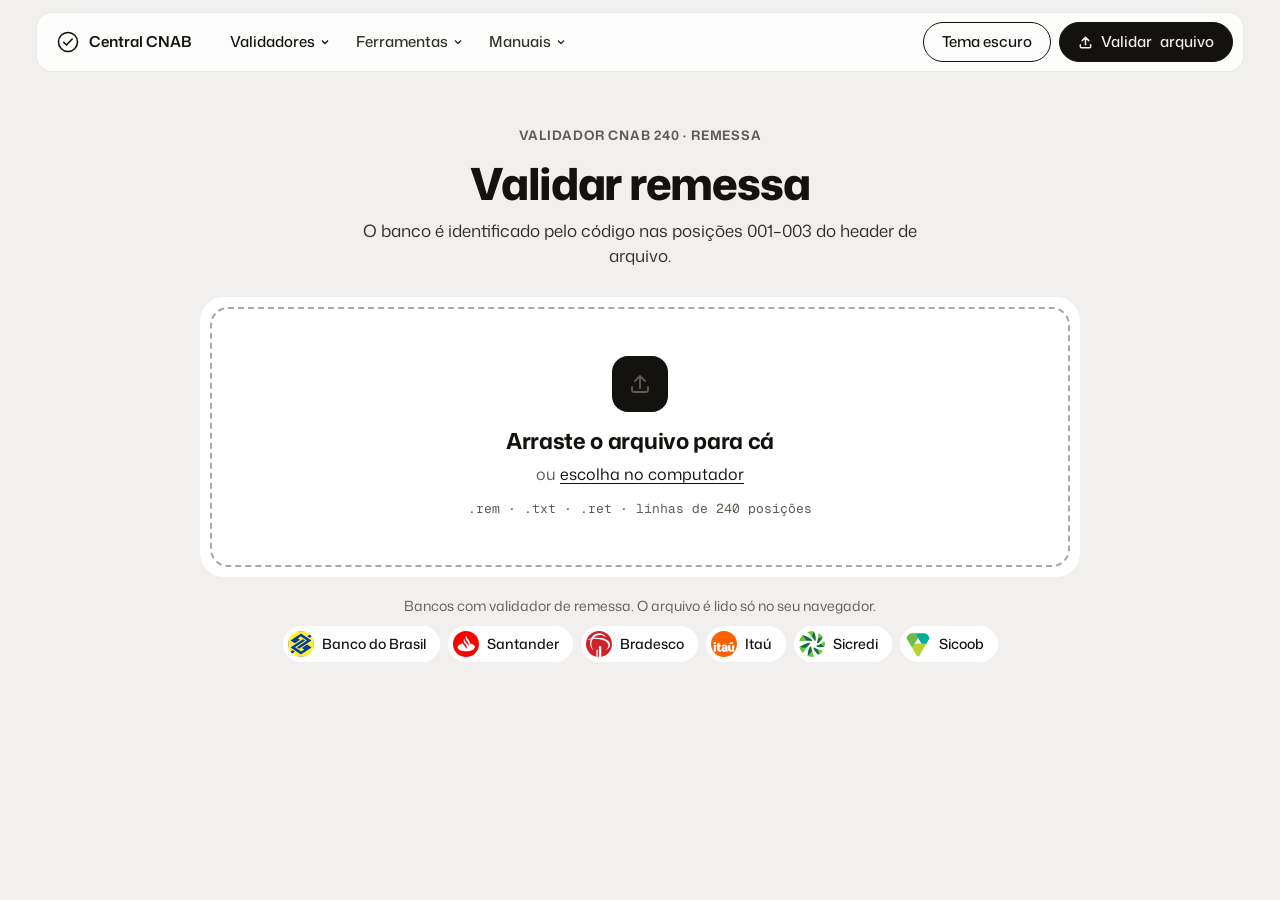
<file: index.html>
<!DOCTYPE html>
<html lang="pt-BR">
<head>
<meta charset="UTF-8">
<meta name="viewport" content="width=device-width, initial-scale=1.0">
<title>Central CNAB240</title>
<meta name="description" content="Validador de remessa CNAB240 (o banco é reconhecido pelo arquivo), Analisador de retorno e Preenchedor de remessa .srb. Os arquivos são lidos só no navegador.">
<link rel="preconnect" href="https://fonts.googleapis.com">
<link rel="preconnect" href="https://fonts.gstatic.com" crossorigin>
<link href="https://fonts.googleapis.com/css2?family=Geist+Mono:wght@400;500;600&family=Mona+Sans:wght@300..800&display=swap" rel="stylesheet">
<link rel="icon" href="assets/favicon.svg">
<script>if (window.self !== window.top) { try { window.top.location.replace(location.href); } catch (e) {} }</script>
<script src="assets/tema.js?v=2026-11-17"></script>
<link rel="stylesheet" href="assets/ui.css">
<style>
  /* Casca da central: cabeçalho flutuante + página da ferramenta num iframe.
     Cores e tipos vêm de assets/ui.css; o --bk acompanha a página aberta. */
  html,body{height:100%;}
  body{display:grid;grid-template-rows:auto minmax(0,1fr);height:100dvh;min-height:0;overflow:hidden;font-size:15px;transition:background-color .3s var(--ease);}

  .topo{position:relative;z-index:20;width:100%;max-width:1240px;margin:12px auto 0;padding:0 16px;}
  .topo__in{display:flex;align-items:center;gap:28px;height:60px;padding:0 10px 0 20px;border-radius:16px;background:color-mix(in srgb,var(--cd) 78%,transparent);backdrop-filter:blur(16px);-webkit-backdrop-filter:blur(16px);border:1px solid color-mix(in srgb,var(--tx) 7%,transparent);}
  .marca{display:flex;align-items:center;gap:10px;font-weight:600;white-space:nowrap;color:var(--tx);text-decoration:none;border-radius:8px;}
  .marca svg{width:22px;height:22px;flex-shrink:0;}
  .links{display:flex;gap:6px;}
  .grupo{position:relative;}
  .grupo>button{display:inline-flex;align-items:center;gap:5px;height:36px;padding:0 10px;border:0;border-radius:10px;background:none;color:var(--txm);font-size:15px;font-weight:500;transition:background-color .15s,color .15s;}
  .grupo>button:hover,.grupo>button[aria-expanded="true"]{color:var(--tx);background:color-mix(in srgb,var(--tx) 6%,transparent);}
  .grupo>button.atual{color:var(--tx);}
  .grupo>button svg{width:10px;height:10px;transition:transform .2s var(--ease);}
  .grupo>button[aria-expanded="true"] svg{transform:rotate(180deg);}
  .painel{position:absolute;left:0;top:calc(100% + 10px);width:340px;max-height:min(70vh,560px);overflow:auto;padding:8px;border-radius:16px;background:var(--cd);border:1px solid var(--br2);box-shadow:0 20px 50px rgba(0,0,0,.16);}
  .painel[hidden]{display:none;}
  .item{display:flex;align-items:flex-start;gap:12px;padding:10px 12px;border-radius:12px;color:var(--tx);text-decoration:none;}
  .item:hover{background:var(--cd2);}
  .item[aria-current="page"]{background:var(--bg);}
  .item img,.item .ic{width:34px;height:34px;border-radius:9px;object-fit:cover;flex-shrink:0;}
  .item .ic{display:grid;place-items:center;background:var(--tx);color:var(--cd);}
  .item .ic svg{width:17px;height:17px;}
  .item b{display:block;font-weight:600;font-size:15px;}
  .item small{display:block;font-size:13px;color:var(--txd);line-height:1.4;margin-top:1px;}
  .man{padding:10px 12px;border-radius:12px;}
  .man+.man{border-top:1px solid var(--br);border-radius:0;}
  .man h3{display:flex;align-items:center;gap:8px;font-size:14px;font-weight:600;}
  .man h3 small{font:400 12px var(--mono);color:var(--txd);}
  .man a{display:block;margin-top:6px;font-size:13px;color:var(--txm);text-decoration:underline;text-decoration-color:var(--br2);text-underline-offset:3px;}
  .man a:hover{color:var(--tx);text-decoration-color:currentColor;}
  .man p{font-size:12px;color:var(--txd);margin-top:2px;}

  .acoes{margin-left:auto;display:flex;align-items:center;gap:8px;}
  .pl{display:inline-flex;align-items:center;justify-content:center;gap:8px;height:40px;padding:0 18px;border-radius:999px;font-size:15px;font-weight:500;border:1px solid var(--tx);background:transparent;color:var(--tx);white-space:nowrap;text-decoration:none;transition:transform .15s var(--ease),background-color .15s;}
  .pl:hover{background:color-mix(in srgb,var(--tx) 6%,transparent);}
  .pl:active{transform:scale(.98);}
  .pl--dark{background:var(--tx);color:var(--bg);}
  .pl--dark:hover{background:var(--tx);}
  .pl svg{width:15px;height:15px;}
  .menu-btn{display:none;}

  .content{min-width:0;min-height:0;}
  .content iframe{display:block;width:100%;height:100%;border:0;background:transparent;}

  /* celular e tablet: menu em folha */
  .folha{display:none;}
  @media(max-width:1000px){
    .links{display:none;}
    .menu-btn{display:inline-flex;}
    .folha:not([hidden]){display:block;position:absolute;left:16px;right:16px;top:calc(100% + 10px);max-height:calc(100dvh - 100px);overflow:auto;padding:8px;border-radius:16px;background:var(--cd);border:1px solid var(--br2);box-shadow:0 20px 50px rgba(0,0,0,.18);}
    .folha h2{padding:12px 12px 4px;font-size:12px;font-weight:600;letter-spacing:.06em;text-transform:uppercase;color:var(--txd);}
    .folha details{padding:0 0 4px;}
    .folha summary{padding:12px;font-size:12px;font-weight:600;letter-spacing:.06em;text-transform:uppercase;color:var(--txd);cursor:pointer;}
    .folha .tema-linha{display:flex;align-items:center;justify-content:space-between;gap:12px;padding:12px;margin-top:4px;border-top:1px solid var(--br);font-size:14px;color:var(--txm);}
  }
  @media(max-width:640px){
    .topo{margin-top:8px;padding:0 8px;}
    .topo__in{gap:10px;padding:0 8px 0 14px;height:56px;}
    .acoes .tema{display:none;}
    .acoes .pl{height:38px;padding:0 14px;font-size:14px;}
    .folha:not([hidden]){left:8px;right:8px;}
    .so-largo{display:none;}
  }
  @media(max-width:420px){
    .marca .so-largo{display:none;}
  }
  @media(min-width:421px){
    .marca .so-largo{display:inline;}
  }
</style>
</head>
<body>

<div class="topo" id="topo" role="banner">
  <div class="topo__in">
    <a class="marca" href="#validar"><svg viewBox="0 0 22 22" fill="none" stroke="currentColor" stroke-width="1.6" stroke-linecap="round" stroke-linejoin="round" aria-hidden="true"><circle cx="11" cy="11" r="9.5"/><path d="M6.8 11.3l2.8 2.7 5.6-6"/></svg><span><span class="so-largo">Central </span>CNAB</span></a>
    <nav class="links" aria-label="Ferramentas da central">
      <div class="grupo">
        <button type="button" aria-expanded="false" aria-controls="p-val" data-grupo="val">Validadores<svg viewBox="0 0 10 10" fill="none" stroke="currentColor" stroke-width="1.4" aria-hidden="true"><path d="M2 3.5l3 3 3-3"/></svg></button>
        <div class="painel" id="p-val" hidden></div>
      </div>
      <div class="grupo">
        <button type="button" aria-expanded="false" aria-controls="p-fer" data-grupo="fer">Ferramentas<svg viewBox="0 0 10 10" fill="none" stroke="currentColor" stroke-width="1.4" aria-hidden="true"><path d="M2 3.5l3 3 3-3"/></svg></button>
        <div class="painel" id="p-fer" hidden></div>
      </div>
      <div class="grupo">
        <button type="button" aria-expanded="false" aria-controls="p-man" data-grupo="man">Manuais<svg viewBox="0 0 10 10" fill="none" stroke="currentColor" stroke-width="1.4" aria-hidden="true"><path d="M2 3.5l3 3 3-3"/></svg></button>
        <div class="painel" id="p-man" hidden></div>
      </div>
    </nav>
    <div class="acoes">
      <button class="pl tema" type="button" id="tema">Tema escuro</button>
      <button class="pl menu-btn" type="button" id="menuBtn" aria-expanded="false" aria-controls="folha">Menu</button>
      <button class="pl pl--dark" type="button" id="validarArq"><svg viewBox="0 0 16 16" fill="none" stroke="currentColor" stroke-width="1.6" stroke-linecap="round" stroke-linejoin="round" aria-hidden="true"><path d="M8 10.5V2.5M4.5 6 8 2.5 11.5 6M2.5 10.5v2a1 1 0 0 0 1 1h9a1 1 0 0 0 1-1v-2"/></svg>Validar<span class="so-largo"> arquivo</span></button>
    </div>
  </div>
  <div class="folha" id="folha" hidden></div>
</div>

<main class="content">
  <iframe id="viewer" title="Ferramenta selecionada"></iframe>
</main>

<input type="file" id="arq" accept=".rem,.REM,.txt,.TXT,.ret,.RET" hidden>

<script src="docs/cnab/catalogo.js"></script>
<script>
(function () {
  var CHAVE = 'cnab.central.ultima';
  var VALIDADOR = 'Validador_CNAB240.html';
  var IC_ARQ = '<svg viewBox="0 0 16 16" fill="none" stroke="currentColor" stroke-width="1.5" stroke-linejoin="round" aria-hidden="true"><path d="M9.5 1.5h-5a1 1 0 0 0-1 1v11a1 1 0 0 0 1 1h7a1 1 0 0 0 1-1v-9l-3-3Z"/><path d="M9.5 1.5v3h3M6 8.5h4M6 11h4"/></svg>';
  var IC_RET = '<svg viewBox="0 0 16 16" fill="none" stroke="currentColor" stroke-width="1.5" stroke-linecap="round" stroke-linejoin="round" aria-hidden="true"><path d="M13.5 8a5.5 5.5 0 1 1-1.6-3.9M13.5 2.5v2.5H11"/></svg>';

  // Ferramentas: endereço na central → página e grupo do menu.
  var ROTAS = {
    validar:     { src: VALIDADOR, nome: 'Validar remessa', grupo: 'val', desc: 'O banco é reconhecido pelo header do arquivo', ic: IC_ARQ },
    retorno:     { src: 'Retorno_CNAB240.html', nome: 'Analisador de retorno', grupo: 'val', desc: 'Crítica ou movimento, e o status de cada pagamento', ic: IC_RET },
    preenchedor: { src: 'Preenchedor_SRB.html', nome: 'Preenchedor .srb', grupo: 'fer', desc: 'Gera o .srb a partir do template do banco', img: 'logos/srb-icon.svg' }
  };
  // Endereços antigos, de quando cada banco tinha a sua página: abrem o validador
  // único com o banco já escolhido (usado se o header do arquivo não disser qual é).
  var ANTIGOS = { bb: '001', santander: '033', bradesco: '237', itau: '341', sicredi: '748', sicoob: '756' };

  var viewer = document.getElementById('viewer');
  var $ = function (id) { return document.getElementById(id); };
  var esc = function (s) { return String(s == null ? '' : s).replace(/[&<>"]/g, function (c) { return { '&': '&amp;', '<': '&lt;', '>': '&gt;', '"': '&quot;' }[c]; }); };

  /* ---------- menus ---------- */
  function itens(grupo) {
    return Object.keys(ROTAS).filter(function (k) { return ROTAS[k].grupo === grupo; }).map(function (k) {
      var r = ROTAS[k];
      return '<a class="item" href="#' + k + '" data-rota="' + k + '">' + (r.img ? '<img src="' + r.img + '" alt="">' : '<span class="ic">' + r.ic + '</span>') +
        '<span><b>' + esc(r.nome) + '</b><small>' + esc(r.desc) + '</small></span></a>';
    }).join('');
  }
  function manuais() {
    var cat = window.CNAB_DOCS;
    if (!cat) return '<p class="man">Catálogo de manuais não encontrado.</p>';
    var local = location.protocol === 'file:';
    return cat.bancos.concat(cat.referencias || []).map(function (b) {
      return '<div class="man"><h3>' + esc(b.nome) + (b.codigo ? ' <small>' + esc(b.codigo) + '</small>' : '') + '</h3>' +
        b.documentos.map(function (d) {
          return '<a href="' + esc(d.url) + '" target="_blank" rel="noopener">' + esc(d.titulo) + ' ↗</a>' +
            '<p>' + esc([d.versao ? 'versão ' + d.versao : '', d.data].filter(Boolean).join(' · ')) +
            (local ? ' · <a style="display:inline" href="docs/cnab/' + encodeURIComponent(b.pasta) + '/' + encodeURIComponent(d.arquivo) + '" target="_blank">cópia local</a>' : '') + '</p>';
        }).join('') + '</div>';
    }).join('') + '<p class="man" style="font-size:12px;color:var(--txd)">Catálogo atualizado em ' + esc(cat.atualizadoEm) + '</p>';
  }
  $('p-val').innerHTML = itens('val');
  $('p-fer').innerHTML = itens('fer');
  $('p-man').innerHTML = manuais();
  $('p-man').style.width = '400px';
  $('folha').innerHTML = '<h2>Validadores</h2>' + itens('val') + '<h2>Ferramentas</h2>' + itens('fer') +
    '<details><summary>Manuais oficiais</summary>' + manuais() + '</details>' +
    '<div class="tema-linha">Tema<button class="pl" type="button" id="temaFolha">Tema escuro</button></div>';

  var grupos = Array.prototype.slice.call(document.querySelectorAll('[data-grupo]'));
  function fecharTudo(exceto) {
    grupos.forEach(function (g) {
      if (g === exceto) return;
      g.setAttribute('aria-expanded', 'false');
      $(g.getAttribute('aria-controls')).hidden = true;
    });
    if (exceto !== $('menuBtn')) { $('folha').hidden = true; $('menuBtn').setAttribute('aria-expanded', 'false'); }
  }
  grupos.forEach(function (g) {
    g.addEventListener('click', function (e) {
      e.stopPropagation();
      var abrir = g.getAttribute('aria-expanded') !== 'true';
      fecharTudo(g);
      g.setAttribute('aria-expanded', String(abrir));
      $(g.getAttribute('aria-controls')).hidden = !abrir;
    });
  });
  $('menuBtn').addEventListener('click', function (e) {
    e.stopPropagation();
    var abrir = $('folha').hidden;
    fecharTudo($('menuBtn'));
    $('folha').hidden = !abrir;
    $('menuBtn').setAttribute('aria-expanded', String(abrir));
  });
  $('topo').addEventListener('click', function (e) {
    if (e.target.closest('.item')) fecharTudo();
    else if (e.target.closest('.painel,.folha')) e.stopPropagation();
  });
  document.addEventListener('click', function () { fecharTudo(); });
  document.addEventListener('keydown', function (e) { if (e.key === 'Escape') fecharTudo(); });
  window.addEventListener('blur', function () { fecharTudo(); }); // clique dentro do iframe

  /* ---------- rotas ---------- */
  function abrir(id) {
    var banco = ANTIGOS[id];
    var r = ROTAS[banco ? 'validar' : id];
    var chave = banco ? 'validar' : id;
    var src = r.src + (banco ? '#banco=' + banco : '');
    document.querySelectorAll('[data-rota]').forEach(function (a) {
      if (a.getAttribute('data-rota') === chave) a.setAttribute('aria-current', 'page'); else a.removeAttribute('aria-current');
    });
    grupos.forEach(function (g) { g.classList.toggle('atual', g.getAttribute('data-grupo') === r.grupo); });
    viewer.title = r.nome;
    document.title = r.nome + ' · Central CNAB240';
    if (viewer.getAttribute('data-atual') !== src) {
      viewer.setAttribute('data-atual', src);
      pronto = false;
      // location.replace: o botão Voltar do navegador anda uma ferramenta por vez
      try { viewer.contentWindow.location.replace(src); } catch (e) { viewer.src = src; }
    }
    try { localStorage.setItem(CHAVE, id); } catch (e) {}
  }
  function rota() {
    var id = location.hash.slice(1);
    if (id === 'retorno-santander') id = 'retorno';
    if (!ROTAS[id] && !ANTIGOS[id]) {
      var ultima = null;
      try { ultima = localStorage.getItem(CHAVE); } catch (e) {}
      id = ROTAS[ultima] || ANTIGOS[ultima] ? ultima : 'validar';
    }
    abrir(id);
  }

  /* ---------- "Validar arquivo": lê aqui e entrega ao validador ---------- */
  var pronto = false, pendente = null;
  viewer.addEventListener('load', function () {
    pronto = true;
    avisarTema();
    if (pendente && (viewer.getAttribute('data-atual') || '').indexOf(VALIDADOR) === 0) { entregar(pendente); pendente = null; }
  });
  function entregar(a) { try { viewer.contentWindow.postMessage({ cnabArquivo: a }, '*'); } catch (e) {} }
  $('validarArq').addEventListener('click', function () { $('arq').click(); });
  $('arq').addEventListener('change', function () {
    var f = this.files[0]; this.value = '';
    if (!f) return;
    var rd = new FileReader();
    rd.onload = function () {
      var a = { nome: f.name, bytes: f.size, texto: String(rd.result) };
      var noValidador = (viewer.getAttribute('data-atual') || '').indexOf(VALIDADOR) === 0;
      if (noValidador && pronto) entregar(a);
      else { pendente = a; location.hash = 'validar'; }
    };
    rd.readAsText(f, 'ISO-8859-1');
  });

  /* ---------- tema e cor ---------- */
  function rotuloTema() {
    var t = window.CnabTema ? window.CnabTema.atual() : 'light';
    var txt = t === 'dark' ? 'Tema claro' : 'Tema escuro';
    $('tema').textContent = txt; var tf = $('temaFolha'); if (tf) tf.textContent = txt;
  }
  function avisarTema() {
    try { viewer.contentWindow.postMessage({ cnabTema: window.CnabTema.atual() }, '*'); } catch (e) {}
  }
  if (window.CnabTema) {
    $('tema').addEventListener('click', function () { window.CnabTema.alternar(); });
    $('temaFolha').addEventListener('click', function () { window.CnabTema.alternar(); });
    window.CnabTema.aoMudar(function () { rotuloTema(); avisarTema(); });
    rotuloTema();
  }
  // A página aberta avisa a cor do banco (assets/tema.js); o fundo em volta acompanha.
  window.addEventListener('message', function (e) {
    var c = e.data && e.data.cnabCor;
    if (typeof c === 'string' && /^#[0-9a-f]{3,8}$|^rgb/i.test(c)) document.documentElement.style.setProperty('--bk', c);
  });

  window.addEventListener('hashchange', rota);
  rota();
})();
</script>

</body>
</html>
</file>
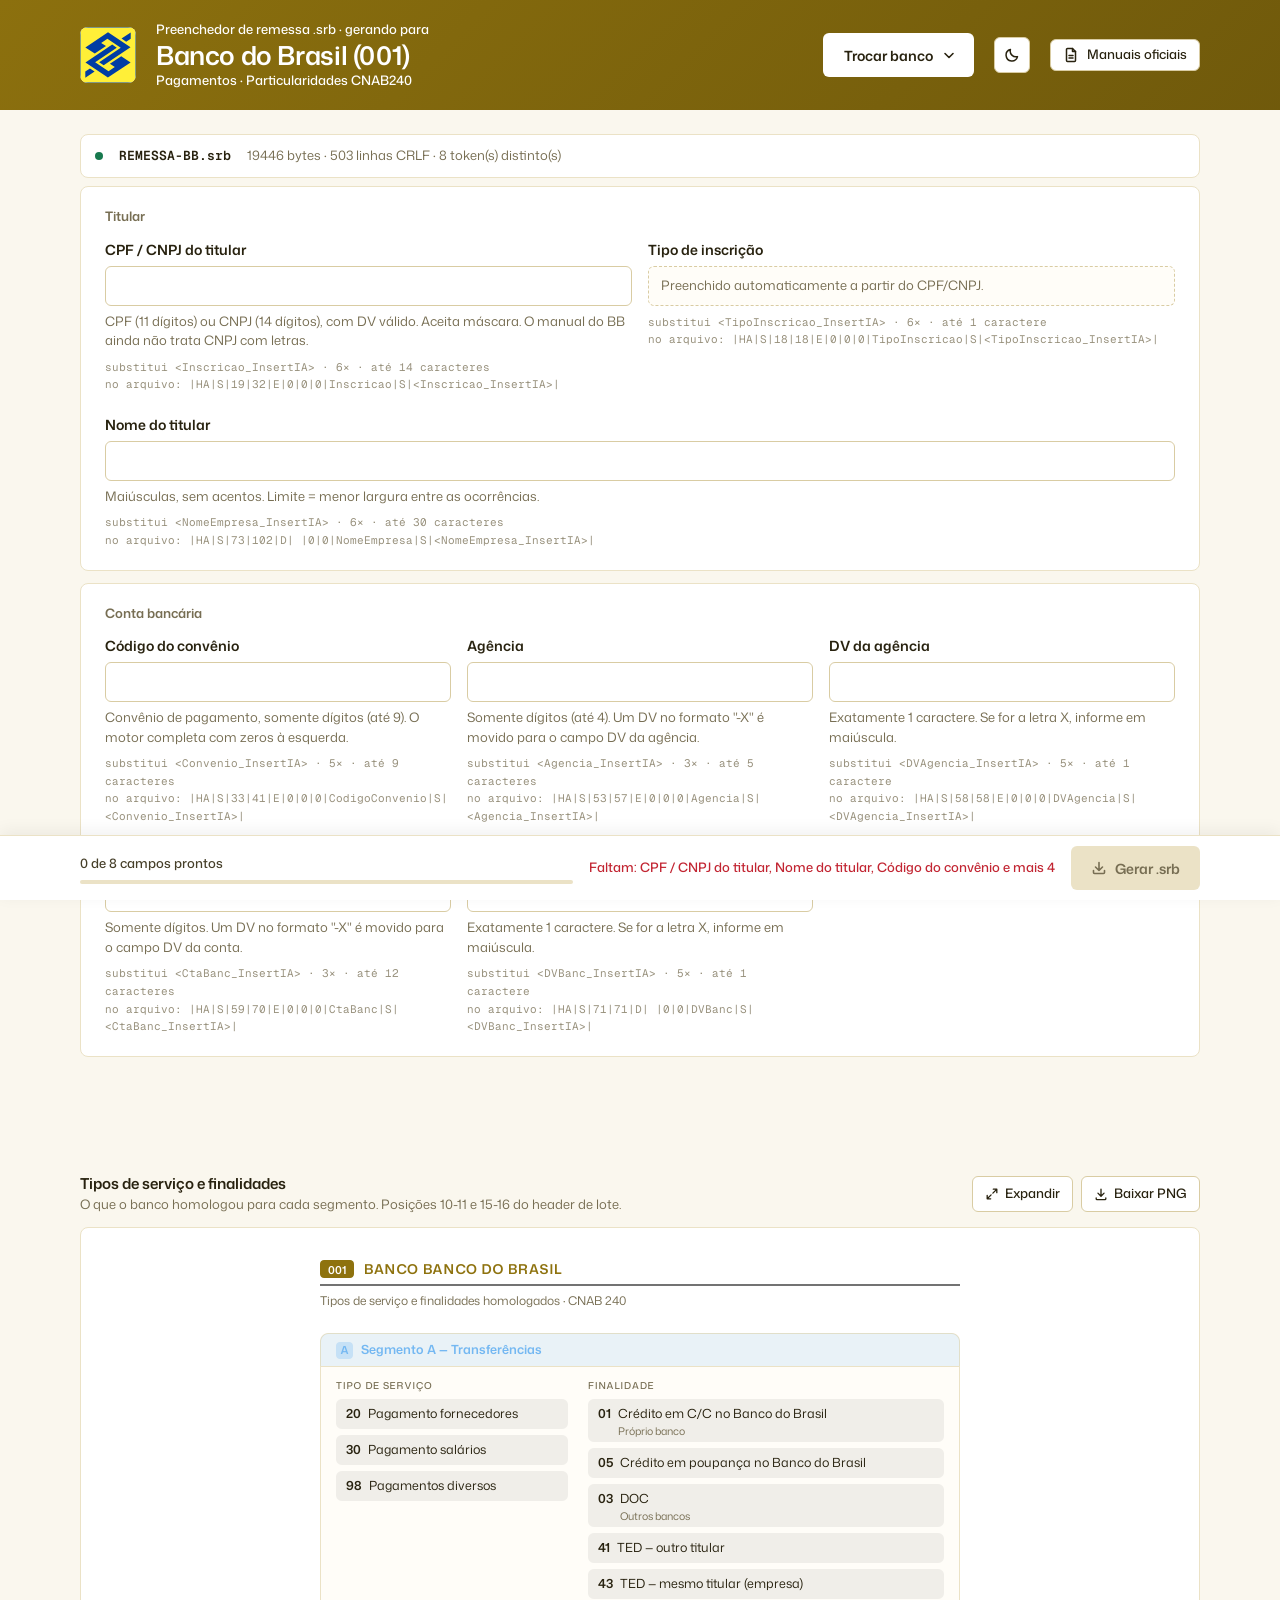
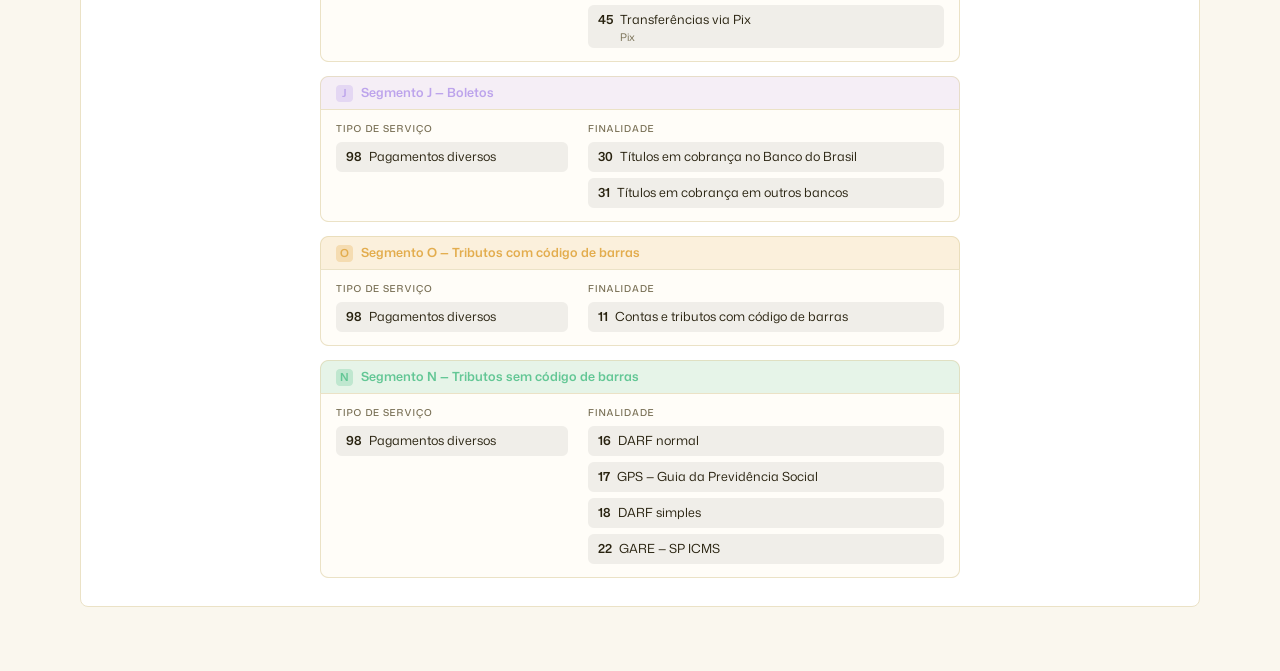
<file: Preenchedor_SRB.html>
<!DOCTYPE html>
<html lang="pt-BR">
<head>
<meta charset="UTF-8">
<meta name="viewport" content="width=device-width, initial-scale=1.0">
<title>Preenchedor de Remessa .srb</title>
<link rel="preconnect" href="https://fonts.googleapis.com">
<link rel="preconnect" href="https://fonts.gstatic.com" crossorigin>
<link href="https://fonts.googleapis.com/css2?family=Geist+Mono:wght@400;500;600&family=Mona+Sans:wght@400;500;600&display=swap" rel="stylesheet">
<link rel="icon" href="assets/favicon.svg">
<script src="assets/tema.js?v=2026-11-17"></script>
<link rel="stylesheet" href="assets/ui.css">
<style>:root{--bk:#16140f;--bkc:#fff;}</style>
</head>
<body>

<!-- Faixa do banco: diz para qual banco a remessa está sendo gerada e traz o
     botão de troca. Logo, nome e produto são preenchidos pelo script. -->
<header class="hero">
  <span class="hlogo"><img id="hLogo" src="" alt="" hidden></span>
  <div class="ht">
    <p class="hk">Preenchedor de remessa .srb · gerando para</p>
    <h1 id="hBanco">—</h1>
    <p class="hp" id="hProduto"></p>
  </div>
  <div class="bsw" id="bankSw">
    <button type="button" class="bsw-btn" id="bankBtn" aria-haspopup="true" aria-expanded="false" aria-controls="bankMenu">Trocar banco<svg viewBox="0 0 16 16" fill="none" stroke="currentColor" stroke-width="1.6" stroke-linecap="round" stroke-linejoin="round" aria-hidden="true"><path d="M4 6.5 8 10.5l4-4"/></svg></button>
    <div class="bsw-menu" id="bankMenu" hidden></div>
  </div>
</header>

<div class="wrap">

  <!-- TEMPLATE CARREGADO -->
  <div class="fb hidden" id="fb">
    <span class="dot"></span>
    <span class="fn" id="fbName">—</span>
    <span class="fm" id="fbMeta"></span>
  </div>

  <!-- BANNERS -->
  <div id="bannerArea"></div>

  <!-- CAMPOS (um cartão por grupo) + barra fixa de progresso -->
  <div id="panel" class="hidden">
    <div id="rows"></div>

    <div class="genbar">
      <div class="gprog"><span id="progTxt"></span><i><b id="progBar"></b></i></div>
      <span class="gen-note" id="genNote"></span>
      <button class="btn-gen" id="btnGen" type="button" disabled><svg viewBox="0 0 16 16" fill="none" stroke="currentColor" stroke-width="1.6" stroke-linecap="round" stroke-linejoin="round" aria-hidden="true"><path d="M8 2.5v8M4.5 7 8 10.5 11.5 7M2.5 10.5v2a1 1 0 0 0 1 1h9a1 1 0 0 0 1-1v-2"/></svg>Gerar .srb</button>
    </div>
  </div>

</div>

<!-- Templates embutidos (gerados de Placeholders/ por tools/gerar-templates.ps1)
     e regras por banco. Para outro banco: adicione o .TXT em Placeholders/,
     rode o gerador e crie configs/<banco>.js com o <script> correspondente. -->
<script src="templates/templates.js"></script>
<script src="configs/bb.js"></script>
<script src="configs/bradesco.js"></script>
<script src="configs/caixa.js"></script>
<script src="configs/credisis.js"></script>
<script src="configs/itau.js"></script>
<script src="configs/santander.js"></script>
<script src="configs/sicoob.js"></script>
<script src="configs/sicredi.js"></script>

<script>
"use strict";

/* ===================== Estado ===================== */
var CONFIGS = window.SRB_CONFIGS || {};
var TEMPLATES = window.SRB_TEMPLATES || [];
var state = {
  cfg: null,            // config do banco do template selecionado
  originalBinary: '',   // template como latin1 (1 byte = 1 char), preserva bytes
  originalName: '',
  detected: {},         // token -> {count, minWidth, firstIndex}
  rows: []              // objetos de linha (estado + refs DOM)
};

var TOKEN_RE = /<\w+_InsertIA>/g;

/* ===================== Normalizadores (genéricos) ===================== */
function stripDiacritics(s){
  // NFD separa o caractere base do diacrítico (inclui a cedilha de ç);
  // removemos os sinais combinantes, então Ç/ç → C/c.
  return s.normalize('NFD').replace(/[\u0300-\u036f]/g,'');
}
var NORMALIZERS = {
  trim: function(s){ return s.trim(); },
  digits: function(s){ return s.replace(/\D+/g,''); },
  // CNPJ pode ter letras (CNPJ alfanumérico); tira só a máscara e põe em maiúsculas.
  cpfcnpj: function(s){ return s.toUpperCase().replace(/[^0-9A-Z]+/g,''); },
  companyName: function(s){
    var t = s.trim();
    t = stripDiacritics(t);
    t = t.toUpperCase();
    t = t.replace(/[^A-Z0-9 .,\/-]/g,'');  // remove fora do conjunto permitido
    t = t.replace(/\s+/g,' ').trim();      // colapsa espaços
    return t;
  }
  // 'account' é tratado à parte (precisa devolver DV detectado)
};

// Conta: remove não-dígitos; se a entrada (trim) terminar em "-X"
// (hífen + exatamente 1 caractere), X é tratado como DV.
function normAccount(s){
  var t = String(s).trim();
  var dv = '';
  if(t.length >= 2 && t.charAt(t.length-2) === '-'){
    dv = t.charAt(t.length-1);
    t = t.slice(0, t.length-2);
  }
  t = t.replace(/\D+/g,'');
  return { value: t, dv: dv };
}

/* ===================== Derivações ===================== */
function deriveTipoInscricao(inscNorm){
  if(inscNorm.length === 11) return '1';
  if(inscNorm.length === 14) return '2';
  return '';
}

/* ===================== Validações CPF/CNPJ ===================== */
function validCPF(cpf){
  if(!/^\d{11}$/.test(cpf)) return false;
  if(/^(\d)\1{10}$/.test(cpf)) return false;
  var s=0,i,d1,d2;
  for(i=0;i<9;i++) s += parseInt(cpf.charAt(i),10)*(10-i);
  d1 = 11 - (s%11); if(d1>=10) d1=0;
  if(d1 !== parseInt(cpf.charAt(9),10)) return false;
  s=0;
  for(i=0;i<10;i++) s += parseInt(cpf.charAt(i),10)*(11-i);
  d2 = 11 - (s%11); if(d2>=10) d2=0;
  return d2 === parseInt(cpf.charAt(10),10);
}
// CNPJ numérico ou alfanumérico: 12 caracteres [0-9A-Z] + 2 dígitos
// verificadores. No DV cada caractere vale o código ASCII − 48 (regra da
// Receita Federal); para CNPJ só numérico o resultado é o mesmo de antes.
function validCNPJ(cnpj){
  if(!/^[0-9A-Z]{12}\d{2}$/.test(cnpj)) return false;
  if(/^(.)\1{13}$/.test(cnpj)) return false;
  function calc(len){
    var s=0,pos=len-7,i;
    for(i=0;i<len;i++){ s += (cnpj.charCodeAt(i)-48)*pos--; if(pos<2) pos=9; }
    var r = s%11; return r<2 ? 0 : 11-r;
  }
  if(calc(12) !== parseInt(cnpj.charAt(12),10)) return false;
  return calc(13) === parseInt(cnpj.charAt(13),10);
}

/* ===================== Utilidades ===================== */
function countOcc(text, sub){
  if(!sub) return 0;
  return text.split(sub).length - 1;
}
// codifica o valor (UTF-8) numa "binary string" (1 byte = 1 char)
function valueToBinary(str){
  var bytes = new TextEncoder().encode(str), s='', i;
  for(i=0;i<bytes.length;i++) s += String.fromCharCode(bytes[i]);
  return s;
}
function binaryToBytes(bin){
  var out = new Uint8Array(bin.length), i;
  for(i=0;i<bin.length;i++) out[i] = bin.charCodeAt(i) & 0xff;
  return out;
}
function esc(s){ return String(s).replace(/[&<>]/g,function(c){return {'&':'&amp;','<':'&lt;','>':'&gt;'}[c];}); }

/* ===================== Parsing do arquivo ===================== */
function detectTokens(text){
  var counts = {}, m;
  TOKEN_RE.lastIndex = 0;
  while((m = TOKEN_RE.exec(text)) !== null){
    var name = m[0].slice(1, -1); // remove < >
    if(!counts[name]) counts[name] = { count:0, minWidth:Infinity, firstIndex:m.index };
    counts[name].count++;
  }
  // largura = POS_FIM - POS_INI + 1; usamos a MENOR entre as ocorrências
  var lines = text.split('\n'), li;
  for(li=0; li<lines.length; li++){
    var line = lines[li];
    if(line.indexOf('_InsertIA>') === -1) continue;
    // guarda a primeira linha de cada token (usada na prévia da tela)
    var m0 = line.match(/<\w+_InsertIA>/);
    var k0 = m0 ? m0[0].slice(1,-1) : '';
    if(counts[k0] && counts[k0].line === undefined) counts[k0].line = line.replace(/\r$/,'');
    var parts = line.split('|');
    if(parts.length < 13) continue;
    var ini = parseInt(parts[3],10), fim = parseInt(parts[4],10);
    if(isNaN(ini) || isNaN(fim)) continue;
    var w = fim - ini + 1;
    var lm = line.match(/<\w+_InsertIA>/);
    if(!lm) continue;
    var tk = lm[0].slice(1,-1);
    if(counts[tk] && w < counts[tk].minWidth) counts[tk].minWidth = w;
  }
  // fallback caso algum token não venha de linha estrutural
  Object.keys(counts).forEach(function(k){
    if(!isFinite(counts[k].minWidth)) counts[k].minWidth = 9999;
  });
  return counts;
}

/* ===================== Construção das linhas (UI) ===================== */
function fieldCfgFor(token){
  if(!state.cfg) return null;
  for(var i=0;i<state.cfg.fields.length;i++){
    if(state.cfg.fields[i].token === token) return state.cfg.fields[i];
  }
  return null;
}

function orderedTokens(){
  var seen = {}, list = [];
  // 1) ordem definida pela config
  if(state.cfg){
    state.cfg.fields.forEach(function(f){
      if(state.detected[f.token]){ list.push(f.token); seen[f.token]=true; }
    });
  }
  // 2) tokens detectados sem config, na ordem de aparição
  Object.keys(state.detected)
    .filter(function(t){ return !seen[t]; })
    .sort(function(a,b){ return state.detected[a].firstIndex - state.detected[b].firstIndex; })
    .forEach(function(t){ list.push(t); });
  return list;
}

// Grupo visual do campo. A config pode definir "grupo"; sem isso, os dados de
// identificação vão em "Titular" e os demais em "Conta bancária".
var GRUPO_TITULAR = { Inscricao_InsertIA:1, TipoInscricao_InsertIA:1, NomeEmpresa_InsertIA:1 };
function grupoDe(token, cfg){
  if(cfg && cfg.grupo) return cfg.grupo;
  if(!cfg) return 'Outros campos';
  return GRUPO_TITULAR[token] ? 'Titular' : 'Conta bancária';
}
// Colunas ocupadas na grade (de 6), proporcionais ao tamanho do campo no arquivo.
function spanDe(row){
  if(row.minWidth >= 25) return 6;
  if(row.isDerived || row.minWidth >= 14) return 3;
  return 2;
}

// Valor normalizado a partir do que está digitado, sem efeitos colaterais.
function normOnly(row){
  var raw = row.el.valInput.value;
  var normName = row.cfg ? row.cfg.normalizer : 'trim';
  if(normName === 'account') return normAccount(raw).value;
  return (NORMALIZERS[normName] || NORMALIZERS.trim)(raw);
}

// Prévia: a primeira linha do template que usa o token, já com o valor no
// lugar. Enquanto não há valor, mostra o próprio token.
function previewHtml(row, val){
  var i = row.line.indexOf(row.ph);
  if(i < 0) return '';
  return 'no arquivo: ' + esc(row.line.slice(0, i)) +
    (val === '' ? '<mark class="pend">' + esc(row.ph) + '</mark>' : '<mark>' + esc(val) + '</mark>') +
    esc(row.line.slice(i + row.ph.length));
}

function buildRows(){
  var rowsEl = document.getElementById('rows');
  rowsEl.innerHTML = '';
  state.rows = [];
  var grids = {};   // grupo -> elemento .grid do cartão

  orderedTokens().forEach(function(token){
    var info = state.detected[token];
    var cfg = fieldCfgFor(token);
    var isDerived = !!(cfg && cfg.derived);
    var hasInput  = !(cfg && cfg.input === false);

    var row = {
      token: token,
      ph: '<' + token + '>',   // token substituído (fixo: só informativo na tela)
      line: info.line || '',   // primeira linha do template que usa o token
      minWidth: info.minWidth,
      count: info.count,
      cfg: cfg,
      isDerived: isDerived,
      hasInput: hasInput,
      raw: '',
      norm: '',
      detectedDv: '',     // DV extraído da conta no padrão "-X"
      dvMoved: false,     // DV foi movido automaticamente para o campo DV
      dvNote: '',         // aviso informativo (recalculado em recompute)
      conflictMsg: '',    // conflito conta×DV (recalculado em recompute)
      touched: false,
      valid: false,
      el: {}
    };

    // --- cartão do grupo ---
    var grupo = grupoDe(token, cfg);
    if(!grids[grupo]){
      var card = document.createElement('div');
      card.className = 'grp-card';
      card.innerHTML = '<div class="grp-title">' + esc(grupo) + '</div><div class="fgrid"></div>';
      rowsEl.appendChild(card);
      grids[grupo] = card.querySelector('.fgrid');
    }

    // --- DOM do campo ---
    var rootEl = document.createElement('div');
    rootEl.className = 'fld s' + spanDe(row);

    var label = cfg ? cfg.label : token;
    var obs   = cfg ? (cfg.obs || '') : '';
    var id    = 'f_' + token;
    var tag   = !cfg ? '<span class="tag-novalid">sem validação</span>' : '';

    rootEl.innerHTML =
      '<label class="lbl" for="' + id + '">' + esc(label) + tag + '</label>' +
      (hasInput
        ? '<input type="text" id="' + id + '" class="val-input" spellcheck="false" autocomplete="off">'
        : '<div class="fauto derived-val"></div>') +
      '<div class="msg val-msg"></div>' +
      (obs && hasInput ? '<div class="obs">' + esc(obs) + '</div>' : '') +
      '<div class="tokinfo">' +
        '<div>substitui ' + esc(row.ph) + ' · ' + info.count + '× · até ' + info.minWidth + ' caractere' + (info.minWidth === 1 ? '' : 's') + '</div>' +
        '<div class="pv"></div>' +
      '</div>';
    grids[grupo].appendChild(rootEl);

    row.el.root    = rootEl;
    row.el.valInput= rootEl.querySelector('.val-input');
    row.el.valMsg  = rootEl.querySelector('.val-msg');
    row.el.derived = rootEl.querySelector('.derived-val');
    row.el.pv      = rootEl.querySelector('.pv');

    if(row.el.valInput){
      // enquanto digita: só a prévia; a validação roda ao sair do campo
      row.el.valInput.addEventListener('input', function(){
        row.el.pv.innerHTML = previewHtml(row, normOnly(row));
      });
      row.el.valInput.addEventListener('blur', function(){
        row.touched = true;
        normalizeRow(row);
        recompute();
      });
    }

    state.rows = state.rows.concat([row]);
  });

  recompute();
}

/* ===================== Recálculo / validação ===================== */

function byteLen(s){ return new TextEncoder().encode(s).length; }

function findRow(token){
  for(var i=0;i<state.rows.length;i++) if(state.rows[i].token === token) return state.rows[i];
  return null;
}

function normalizeRow(row){
  if(!row.hasInput) return;
  var raw = row.el.valInput.value;
  row.raw = raw;
  var cfg = row.cfg;
  var normName = cfg ? cfg.normalizer : 'trim';

  if(normName === 'account'){
    var res = normAccount(raw);
    row.norm = res.value;
    if(res.dv !== row.detectedDv) row.dvMoved = false;
    row.detectedDv = res.dv;
    // DV vazio → recebe o DV detectado. Se já tiver valor diferente, o
    // conflito é apontado em recompute() e some assim que for resolvido
    // em qualquer um dos dois campos.
    var dvRow = (res.dv && cfg && cfg.dvToken) ? findRow(cfg.dvToken) : null;
    if(dvRow && dvRow.el.valInput && dvRow.el.valInput.value.trim() === ''){
      dvRow.el.valInput.value = res.dv;
      dvRow.touched = true;
      normalizeRow(dvRow);
      row.dvMoved = true;
    }
  } else {
    var fn = NORMALIZERS[normName] || NORMALIZERS.trim;
    row.norm = fn(raw);
  }
}

// Valida o VALOR da linha (o placeholder é validado à parte).
function validateRow(row){
  if(row.isDerived){
    if(row.norm === '') return { valid:false, level:'wa', msg:'Aguardando CPF/CNPJ válido na linha correspondente.' };
    if(byteLen(row.norm) > row.minWidth) return { valid:false, level:'er', msg:'Valor derivado excede a largura do campo (' + row.minWidth + ').' };
    return { valid:true, level:'ok', msg:'Valor derivado: "' + row.norm + '".' };
  }

  var v = row.norm || '';
  if(v === ''){
    return { valid:false, level: row.touched ? 'er' : 'in', msg: row.touched ? 'Informe um valor.' : 'Aguardando preenchimento.' };
  }
  if(row.conflictMsg){
    return { valid:false, level:'er', msg: row.conflictMsg };
  }
  // largura máxima (estrutural) vale para todos os tokens. POS_INI/POS_FIM
  // são posições em bytes, então medimos o valor já codificado.
  var bl = byteLen(v);
  if(bl > row.minWidth){
    return { valid:false, level:'er', msg:'Máximo de ' + row.minWidth + (row.minWidth === 1 ? ' caractere' : ' caracteres') + '; o valor informado tem ' + bl +
      (bl > v.length ? ' (caracteres acentuados/especiais ocupam mais de 1 byte).' : '.') };
  }

  var rule = row.cfg && row.cfg.rule;
  if(!rule){
    return { valid:true, level:'wa', msg:'Sem validação de conteúdo (limite de ' + row.minWidth + ' car. aplicado).' };
  }

  if(rule.kind === 'cpfcnpj'){
    if(v.length === 11){
      if(!/^\d{11}$/.test(v)) return { valid:false, level:'er', msg:'CPF tem só dígitos (letras só existem no CNPJ).' };
      return validCPF(v) ? {valid:true,level:'ok',msg:'CPF válido.'} : {valid:false,level:'er',msg:'CPF inválido (dígito verificador não confere).'};
    }
    if(v.length === 14){
      if(!/^[0-9A-Z]{12}\d{2}$/.test(v)) return { valid:false, level:'er', msg:'CNPJ: os 2 últimos caracteres (dígitos verificadores) são sempre números.' };
      var alfa = /[A-Z]/.test(v) ? ' alfanumérico' : '';
      if(alfa && !rule.alfanumerico) return { valid:false, level:'er', msg:'O manual do ' + (state.cfg ? state.cfg.name : 'banco') + ' ainda não aceita CNPJ com letras (CNPJ alfanumérico).' };
      return validCNPJ(v) ? {valid:true,level:'ok',msg:'CNPJ' + alfa + ' válido.'} : {valid:false,level:'er',msg:'CNPJ' + alfa + ' inválido (dígito verificador não confere).'};
    }
    return { valid:false, level:'er', msg:'Deve ter 11 (CPF) ou 14 (CNPJ) caracteres; atual: ' + v.length + '.' };
  }

  if(rule.kind === 'charset'){
    var min = rule.min || 1;
    if(v.length < min) return { valid:false, level:'er', msg:'Mínimo de ' + min + ' caractere(s).' };
    if(rule.charset === 'digits' && !/^\d+$/.test(v)) return { valid:false, level:'er', msg:'Use apenas dígitos.' };
    if(rule.charset === 'alnum'  && !/^[A-Za-z0-9]+$/.test(v)) return { valid:false, level:'er', msg:'Use apenas letras e números.' };
    if(rule.charset === 'company'&& !/^[A-Z0-9 .,\/-]+$/.test(v)) return { valid:false, level:'er', msg:'Caractere não permitido no nome.' };
    return { valid:true, level:'ok', msg:'OK.' };
  }
  return { valid:true, level:'ok', msg:'OK.' };
}

function updateRowDisplay(row, res){
  // prévia da linha no arquivo gerado
  row.el.pv.innerHTML = previewHtml(row, row.norm || '');

  // campo calculado automaticamente
  if(row.isDerived && row.el.derived){
    if(row.norm === ''){
      row.el.derived.textContent = 'Preenchido automaticamente a partir do CPF/CNPJ.';
    } else {
      var oQue = '';
      if(row.cfg.deriveKind === 'tipoInscricao') oQue = row.norm === '1' ? 'CPF — ' : 'CNPJ — ';
      row.el.derived.innerHTML = '<strong>' + esc(row.norm) + '</strong> ' + oQue + 'preenchido automaticamente';
    }
  }

  // mensagem de validação (+ aviso de DV, se houver). Campo vazio ainda não
  // tocado e campo calculado não mostram mensagem: a dica já explica.
  var texto = res.msg;
  if(res.level === 'in' || (row.isDerived && res.level !== 'er')) texto = '';
  else if(res.level === 'ok') texto = res.msg === 'OK.' ? '' : '✓ ' + res.msg;
  var msgEl = row.el.valMsg;
  msgEl.className = 'msg ' + res.level + ' val-msg';
  msgEl.innerHTML = (row.dvNote ? '<span class="msg in" style="display:block;margin-top:0">' + esc(row.dvNote) + '</span>' : '') + esc(texto);

  if(row.el.valInput){
    row.el.valInput.classList.toggle('err', res.level === 'er');
    row.el.valInput.classList.toggle('okv', res.level === 'ok');
  }
}

function recompute(){
  state.rows.forEach(function(r){ r.dvNote = ''; r.conflictMsg = ''; });

  // 1) conta × DV, a partir dos valores atuais dos dois campos
  state.rows.forEach(function(r){
    if(!r.detectedDv || !r.cfg || !r.cfg.dvToken) return;
    var dvRow = findRow(r.cfg.dvToken);
    if(!dvRow) return;
    var dvVal = dvRow.norm || '';
    var campo = (r.cfg.label || 'campo').toLowerCase();
    var campoDv = (dvRow.cfg && dvRow.cfg.label) || 'DV';
    if(dvVal === r.detectedDv){
      r.dvNote = r.dvMoved
        ? 'DV detectado e movido para o campo "' + campoDv + '" (' + r.detectedDv + ').'
        : 'DV detectado coincide com o campo "' + campoDv + '" (' + r.detectedDv + ').';
    } else if(dvVal !== ''){
      r.conflictMsg = 'Conflito: ' + campo + ' termina em "-' + r.detectedDv + '", mas o campo "' + campoDv + '" contém "' + dvVal +
        '". Ajuste um dos dois antes de gerar.';
      dvRow.conflictMsg = 'Conflito com ' + campo + ' (que termina em "-' + r.detectedDv + '").';
    }
  });

  // 2) derivados (dependem do valor normalizado de origem)
  state.rows.forEach(function(r){
    if(r.isDerived && r.cfg){
      var src = findRow(r.cfg.deriveFrom);
      var srcNorm = src ? (src.norm || '') : '';
      if(r.cfg.deriveKind === 'tipoInscricao') r.norm = deriveTipoInscricao(srcNorm);
    }
  });

  // 3) valida o valor de cada campo e atualiza a tela
  var prontos = 0, faltam = [];
  state.rows.forEach(function(r){
    var res = validateRow(r);
    r.valid = res.valid;
    updateRowDisplay(r, res);
    if(r.valid) prontos++;
    else if(!r.isDerived) faltam.push(r.cfg ? r.cfg.label : r.token);   // o calculado se resolve sozinho
  });

  // 4) barra de progresso e botão
  var total = state.rows.length;
  var allValid = total > 0 && prontos === total;
  document.getElementById('progTxt').textContent = prontos + ' de ' + total + ' campos prontos';
  document.getElementById('progBar').style.width = (total ? Math.round(prontos * 100 / total) : 0) + '%';
  document.getElementById('btnGen').disabled = !allValid;

  var note = document.getElementById('genNote');
  if(total === 0){
    note.textContent = '';
  } else if(allValid){
    note.className = 'gen-note';
    note.textContent = 'Tudo certo — pronto para gerar.';
  } else {
    var nomes = faltam.slice(0, 3).join(', ') + (faltam.length > 3 ? ' e mais ' + (faltam.length - 3) : '');
    note.className = 'gen-note blocked';
    note.textContent = faltam.length ? 'Falta' + (faltam.length > 1 ? 'm' : '') + ': ' + nomes : '';
  }
}


/* ===================== Geração / download ===================== */
function outName(name){
  var dot = name.lastIndexOf('.');
  if(dot <= 0) return name + '_preenchido';
  return name.slice(0,dot) + '_preenchido' + name.slice(dot);
}
function generate(){
  // normaliza tudo defensivamente a partir dos inputs atuais
  state.rows.forEach(function(r){ if(r.hasInput) normalizeRow(r); });
  recompute();
  if(document.getElementById('btnGen').disabled) return;

  // substitui placeholders mais longos primeiro (evita sobreposição de substrings)
  var subs = state.rows.map(function(r){
    return { ph: r.ph, val: valueToBinary(r.norm || '') };
  }).filter(function(s){ return s.ph; })
    .sort(function(a,b){ return b.ph.length - a.ph.length; });

  var out = state.originalBinary;
  subs.forEach(function(s){ out = out.split(s.ph).join(s.val); });

  var blob = new Blob([binaryToBytes(out)], { type:'application/octet-stream' });
  var a = document.createElement('a');
  a.href = URL.createObjectURL(blob);
  a.download = outName(state.originalName);
  document.body.appendChild(a);
  a.click();
  a.remove();
  setTimeout(function(){ URL.revokeObjectURL(a.href); }, 1000);
}

/* ===================== Carregamento do template ===================== */
// Reconstrói o arquivo a partir de templates/templates.js como "binary
// string" latin1 (1 char = 1 byte), igual ao arquivo em Placeholders/.
function templateBinary(tpl){
  var eol = tpl.eol === 'CRLF' ? '\r\n' : '\n';
  return tpl.lines.join(eol) + (tpl.finalNewline ? eol : '');
}

// Contraste (WCAG) entre uma cor #RRGGBB e o branco.
function contrasteComBranco(hex){
  var m = /^#?([0-9a-f]{6})$/i.exec(String(hex).trim());
  if(!m) return 21;
  var n = parseInt(m[1], 16);
  var lum = [n >> 16 & 255, n >> 8 & 255, n & 255].map(function(v){
    v /= 255;
    return v <= 0.03928 ? v / 12.92 : Math.pow((v + 0.055) / 1.055, 2.4);
  });
  return 1.05 / (0.2126 * lum[0] + 0.7152 * lum[1] + 0.0722 * lum[2] + 0.05);
}

// Cor da faixa do banco: escurece a cor da marca até o texto branco ter
// contraste de 4.5:1. Sem isso, bancos claros (o amarelo do BB) ficam ilegíveis.
function corDaFaixa(hex){
  var m = /^#?([0-9a-f]{6})$/i.exec(String(hex).trim());
  if(!m) return hex;
  var n = parseInt(m[1], 16), r = n >> 16 & 255, g = n >> 8 & 255, b = n & 255;
  var lin = function(v){ v /= 255; return v <= 0.03928 ? v / 12.92 : Math.pow((v + 0.055) / 1.055, 2.4); };
  var contraste = function(k){ return 1.05 / (0.2126 * lin(r * k) + 0.7152 * lin(g * k) + 0.0722 * lin(b * k) + 0.05); };
  // começa em 0.92: a faixa fica sempre um pouco mais escura que a marca, para
  // o logo do banco não se fundir ao fundo
  var k = 0.92;
  while(k > 0.1 && contraste(k) < 4.5) k -= 0.05;
  var hx = function(v){ return ('0' + Math.round(v * k).toString(16)).slice(-2); };
  return '#' + hx(r) + hx(g) + hx(b);
}

// Identidade do banco do template: cabeçalho, cor de destaque e botão de manuais.
function aplicarBanco(code){
  var c = CONFIGS[code] || {};
  var nome = c.name || ('Banco ' + code);
  var logo = document.getElementById('hLogo');
  if(c.logo){ logo.src = c.logo; logo.alt = nome; logo.hidden = false; } else { logo.hidden = true; }
  document.getElementById('hBanco').textContent = nome + ' (' + code + ')';
  document.getElementById('hProduto').textContent = c.produto || '';
  if(c.cor){
    document.documentElement.style.setProperty('--bk', c.cor);
    document.documentElement.style.setProperty('--bkl', c.corClara || c.cor);
    document.documentElement.style.setProperty('--bkh', corDaFaixa(c.cor));
    // texto sobre a cor do banco: branco, ou a tinta quando o branco não dá contraste (4.5:1)
    document.documentElement.style.setProperty('--bkc', contrasteComBranco(c.cor) >= 4.5 ? '#fff' : '#16140f');
  }
  document.documentElement.setAttribute('data-banco', code);
  document.title = 'Preenchedor de Remessa .srb — ' + nome + ' ' + code;
  if(window.CnabDocs) window.CnabDocs.montar(code);
  if(window.CnabServicos) window.CnabServicos.montar(code);
}

function loadTemplate(tpl){
  aplicarBanco(tpl.bank);
  state.cfg = CONFIGS[tpl.bank] || null;
  state.originalName = tpl.fileName;
  state.originalBinary = templateBinary(tpl);
  state.rows = [];
  document.getElementById('rows').innerHTML = '';

  // Integridade: o template embutido precisa ter o tamanho registrado pelo gerador.
  if(state.originalBinary.length !== tpl.bytes){
    state.detected = {};
    document.getElementById('fb').classList.add('hidden');
    document.getElementById('panel').classList.add('hidden');
    document.getElementById('bannerArea').innerHTML =
      '<div class="banner"><span class="ic">!</span><div>O template <b>' + esc(tpl.fileName) + '</b> está corrompido (' +
      state.originalBinary.length + ' bytes; esperado ' + tpl.bytes + '). Rode <code>tools/gerar-templates.ps1</code> novamente.</div></div>';
    return;
  }

  state.detected = detectTokens(state.originalBinary);
  var nTokens = Object.keys(state.detected).length;
  var nLines = tpl.lines.length;

  document.getElementById('fb').classList.remove('hidden');
  document.getElementById('fbName').textContent = tpl.fileName;
  document.getElementById('fbMeta').textContent =
    tpl.bytes + ' bytes · ' + nLines + ' linhas ' + tpl.eol + ' · ' + nTokens + ' token(s) distinto(s)';

  showBanners();
  if(nTokens === 0){
    document.getElementById('panel').classList.add('hidden');
  } else {
    document.getElementById('panel').classList.remove('hidden');
    buildRows();
  }
}

function showBanners(){
  var area = document.getElementById('bannerArea');
  area.innerHTML = '';
  var nTokens = Object.keys(state.detected).length;
  if(nTokens === 0){
    area.innerHTML = '<div class="banner"><span class="ic">!</span><div>Nenhum placeholder <code>&lt;Campo_InsertIA&gt;</code> foi encontrado neste arquivo. Confira se é um template de remessa .srb.</div></div>';
    return;
  }
  // avisa sobre tokens detectados sem regra na config selecionada
  var unknown = Object.keys(state.detected).filter(function(t){ return !fieldCfgFor(t); });
  if(unknown.length){
    area.innerHTML = '<div class="banner"><span class="ic">!</span><div><b>' + unknown.length + ' token(s) sem regra de validação</b> para o banco selecionado: ' +
      unknown.map(function(t){ return '<code>&lt;'+esc(t)+'&gt;</code>'; }).join(', ') +
      '. Serão tratados como texto livre (apenas o limite de largura é aplicado).</div></div>';
  }
}

/* ===================== Inicialização ===================== */
(function init(){
  // Um item por template embutido, em ordem alfabética de banco. O nome do
  // arquivo só aparece se o banco tiver mais de um template.
  var sw = document.getElementById('bankSw');
  var btn = document.getElementById('bankBtn');
  var menu = document.getElementById('bankMenu');
  var perBank = {};
  var nomeBanco = function(t){ return CONFIGS[t.bank] ? CONFIGS[t.bank].name : 'Banco ' + t.bank; };
  TEMPLATES.forEach(function(t){ perBank[t.bank] = (perBank[t.bank] || 0) + 1; });
  var ordem = TEMPLATES.map(function(t, i){ return i; }).sort(function(a, b){
    return nomeBanco(TEMPLATES[a]).localeCompare(nomeBanco(TEMPLATES[b]), 'pt-BR') ||
      TEMPLATES[a].fileName.localeCompare(TEMPLATES[b].fileName);
  });
  function abrir(open){
    menu.hidden = !open;
    btn.setAttribute('aria-expanded', open ? 'true' : 'false');
  }
  function marcar(i){
    [].forEach.call(menu.children, function(it){
      var on = it.getAttribute('data-i') === String(i);
      it.classList.toggle('on', on);
      if(on) it.setAttribute('aria-current', 'true'); else it.removeAttribute('aria-current');
    });
  }
  ordem.forEach(function(i){
    var t = TEMPLATES[i], c = CONFIGS[t.bank] || {};
    var detalhe = t.bank + (c.produto ? ' · ' + c.produto.split(' · ')[0] : '') + (perBank[t.bank] > 1 ? ' · ' + t.fileName : '');
    var it = document.createElement('button');
    it.type = 'button';
    it.className = 'bsw-item';
    it.setAttribute('data-i', String(i));
    it.innerHTML = '<span class="mlogo">' + (c.logo ? '<img src="' + c.logo + '" alt="">' : '') + '</span>' +
      '<span class="mt"><strong>' + esc(nomeBanco(t)) + '</strong><small>' + esc(detalhe) + '</small></span>';
    it.addEventListener('click', function(){
      abrir(false);
      btn.focus();
      marcar(i);
      loadTemplate(t);
      // Lembra o último template escolhido neste navegador (conveniência; pode faltar).
      try { localStorage.setItem('srb.template', t.fileName); } catch(e){}
    });
    menu.appendChild(it);
  });
  btn.addEventListener('click', function(){ abrir(menu.hidden); });
  // captura: fecha mesmo quando outro componente interrompe a propagação do clique
  document.addEventListener('click', function(e){ if(!sw.contains(e.target)) abrir(false); }, true);
  document.addEventListener('keydown', function(e){ if(e.key === 'Escape') abrir(false); });
  document.getElementById('btnGen').addEventListener('click', generate);

  if(TEMPLATES.length){
    var salvo = null;
    try { salvo = localStorage.getItem('srb.template'); } catch(e){}
    var inicial = ordem.filter(function(i){ return TEMPLATES[i].fileName === salvo; })[0];
    if(inicial === undefined) inicial = ordem[0];
    marcar(inicial);
    loadTemplate(TEMPLATES[inicial]);
  } else {
    btn.disabled = true;
    document.getElementById('bannerArea').innerHTML =
      '<div class="banner"><span class="ic">!</span><div>Nenhum template configurado. Adicione o arquivo em <code>Placeholders/</code> e rode <code>tools/gerar-templates.ps1</code>.</div></div>';
  }
})();
</script>

<script src="docs/cnab/catalogo.js"></script>
<script src="assets/docs-cnab.js?v=2026-11-17" data-banco="auto"></script>
<script src="configs/servicos.js"></script>
<script src="assets/servicos-cnab.js" data-banco="auto"></script>
</body>
</html>
</file>
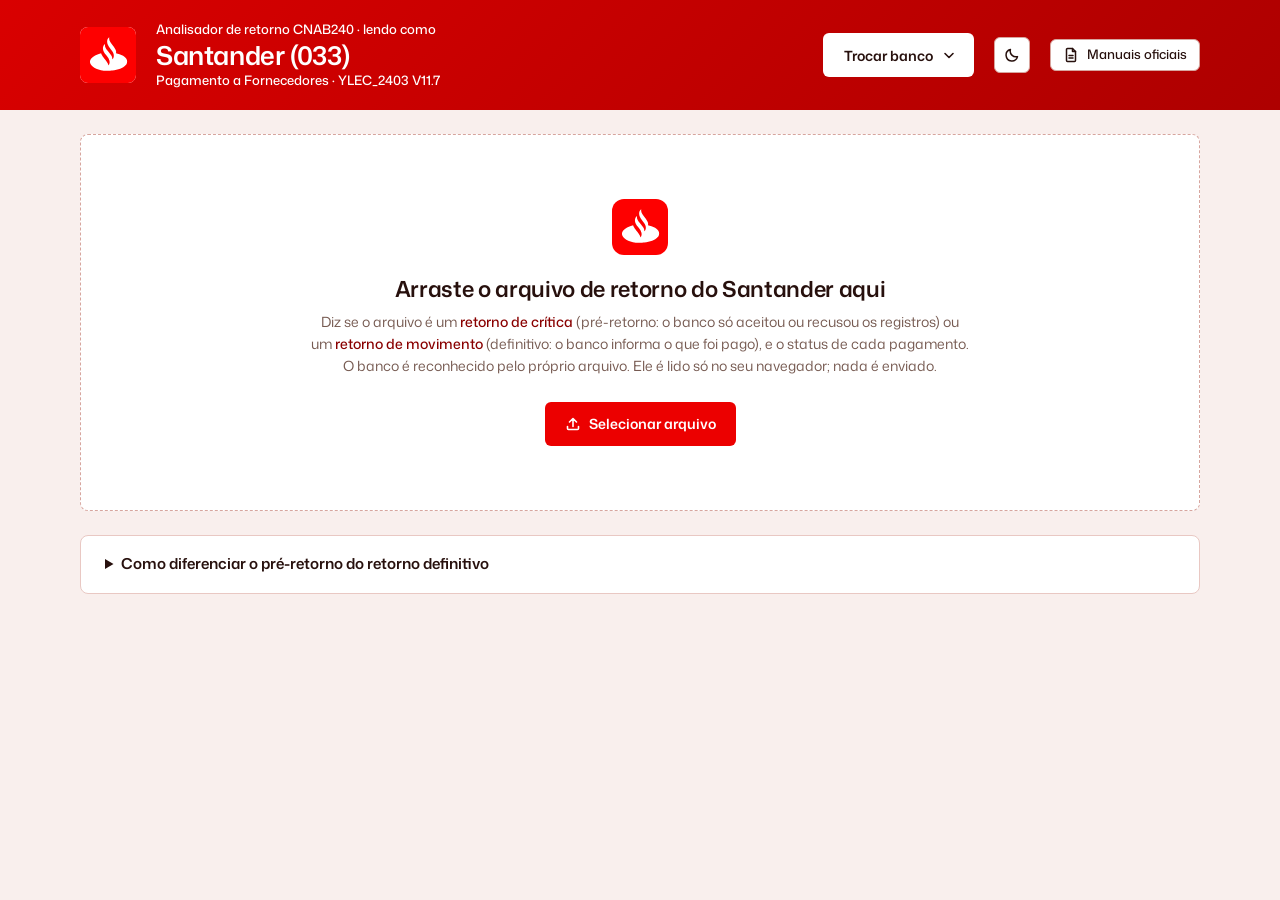
<file: Retorno_CNAB240.html>
<!DOCTYPE html>
<html lang="pt-BR" data-banco="033">
<head>
<meta charset="UTF-8">
<meta name="viewport" content="width=device-width, initial-scale=1.0">
<title>Analisador de Retorno CNAB240</title>
<link rel="preconnect" href="https://fonts.googleapis.com">
<link rel="preconnect" href="https://fonts.gstatic.com" crossorigin>
<link href="https://fonts.googleapis.com/css2?family=Geist+Mono:wght@400;500;600&family=Mona+Sans:wght@400;500;600&display=swap" rel="stylesheet">
<link rel="icon" href="assets/favicon.svg">
<script src="assets/tema.js?v=2026-11-17"></script>
<link rel="stylesheet" href="assets/ui.css">
<style>:root{--bk:#EC0000;--bkc:#fff;}</style>
</head>
<body>

<!-- Faixa do banco: para qual banco o retorno está sendo lido + troca de banco. -->
<header class="hero">
  <span class="hlogo"><img id="hLogo" src="" alt="" hidden><b id="hSemLogo" hidden></b></span>
  <div class="ht">
    <p class="hk">Analisador de retorno CNAB240 · lendo como</p>
    <h1 id="hBanco">—</h1>
    <p class="hp" id="hProduto"></p>
  </div>
  <div class="bsw" id="bankSw">
    <button type="button" class="bsw-btn" id="bankBtn" aria-haspopup="true" aria-expanded="false" aria-controls="bankMenu">Trocar banco<svg viewBox="0 0 16 16" fill="none" stroke="currentColor" stroke-width="1.6" stroke-linecap="round" stroke-linejoin="round" aria-hidden="true"><path d="M4 6.5 8 10.5l4-4"/></svg></button>
    <div class="bsw-menu" id="bankMenu" hidden></div>
  </div>
</header>

<div class="wrap">
  <div class="dz" id="dz">
    <img id="dzLogo" src="" class="bank-logo-large" alt="" hidden>
    <h2 id="dzTitulo">Arraste o arquivo de retorno aqui</h2>
    <p>Diz se o arquivo é um <strong>retorno de crítica</strong> (pré-retorno: o banco só aceitou ou recusou os registros) ou um <strong>retorno de movimento</strong> (definitivo: o banco informa o que foi pago), e o status de cada pagamento.<br>
    O banco é reconhecido pelo próprio arquivo. Ele é lido só no seu navegador; nada é enviado.</p>
    <button class="bup" type="button" id="bsel"><svg viewBox="0 0 16 16" fill="none" stroke="currentColor" stroke-width="1.6" stroke-linecap="round" stroke-linejoin="round" aria-hidden="true"><path d="M8 10.5V2.5M4.5 6 8 2.5 11.5 6M2.5 10.5v2a1 1 0 0 0 1 1h9a1 1 0 0 0 1-1v-2"/></svg>Selecionar arquivo</button>
    <input type="file" id="fi" accept=".ret,.RET,.txt,.TXT,.rem,.REM,.dat,.DAT">
  </div>

  <div id="res">
    <div class="fb" id="fbar"></div>
    <div id="warns"></div>
    <div class="vd" id="verd"></div>
    <div class="box"><h3>Por que essa conclusão</h3><ul class="evl" id="evid"></ul></div>
    <div class="sg" id="stats"></div>
    <div class="flb" id="filt"></div>
    <div class="tw"><table><thead><tr>
      <th>Status</th><th>Lote · Seq</th><th>Tipo</th><th>Favorecido / Beneficiário</th><th>Seu número</th>
      <th>Data pgto</th><th>Valor</th><th>Ocorrências do banco</th><th>Nosso nº · Autenticação</th>
    </tr></thead><tbody id="tbody"></tbody></table></div>
    <div class="box"><h3>Lotes</h3><div class="tw"><table><thead><tr>
      <th>Lote</th><th>Serviço · Forma</th><th>Pagamentos</th><th>Soma no trailer</th><th>Aviso de débito</th><th>Ocorrências do lote</th>
    </tr></thead><tbody id="tlotes"></tbody></table></div></div>
  </div>

  <details class="guia" id="guia">
    <summary>Como diferenciar o pré-retorno do retorno definitivo</summary>
    <div id="guiaCorpo"></div>
  </details>
</div>

<!-- Tabelas do padrão FEBRABAN e as particularidades de cada banco.
     Banco novo: crie configs/retorno-<codigo>-<banco>.js e inclua aqui. -->
<script src="configs/retorno-base.js"></script>
<script src="configs/retorno-001-bb.js"></script>
<script src="configs/retorno-033-santander.js"></script>
<script src="configs/retorno-097-credisis.js"></script>
<script src="configs/retorno-104-caixa.js"></script>
<script src="configs/retorno-237-bradesco.js"></script>
<script src="configs/retorno-341-itau.js"></script>
<script src="configs/retorno-748-sicredi.js"></script>
<script src="configs/retorno-756-sicoob.js"></script>

<script>
/* Analisador de retorno CNAB240, multibanco.
 *
 * Classifica o arquivo em retorno de crítica (pré-retorno) ou de movimento
 * (definitivo) pelas ocorrências de cada registro (posições 231-240), e mostra
 * o status de cada pagamento. O que muda de banco para banco — tabela de
 * ocorrências, posições dos segmentos, formas de pagamento — está em
 * configs/retorno-*.js; aqui fica só a leitura do arquivo e a tela. */

const p=(l,a,b)=>l.substring(a-1,b);
const esc=s=>String(s==null?'':s).replace(/[&<>"]/g,c=>({'&':'&amp;','<':'&lt;','>':'&gt;','"':'&quot;'}[c]));
const num=s=>{const n=parseInt(s,10);return isNaN(n)?0:n;};
const brl=c=>(c/100).toLocaleString('pt-BR',{style:'currency',currency:'BRL'});
const dt=s=>/^\d{8}$/.test(s)&&!/^0+$/.test(s)?`${s.slice(0,2)}/${s.slice(2,4)}/${s.slice(4)}`:'';
const hr=s=>/^\d{6}$/.test(s)?`${s.slice(0,2)}:${s.slice(2,4)}:${s.slice(4)}`:'';

/* ---------- Banco em uso ---------- */
let cfg=null;                       // config do banco já resolvida com a base
const BANCOS=Object.keys(window.RET_CONFIGS||{}).sort();
const tem=(cods,lista)=>cods.some(c=>lista.includes(c));
const ehErro=c=>{
  if(!(c in cfg.ocor))return false;
  return !cfg.pago.includes(c)&&!cfg.naoEfet.includes(c)&&!cfg.devol.includes(c)&&
         !cfg.agend.includes(c)&&!cfg.excl.includes(c)&&!cfg.bloq.includes(c)&&!cfg.info.includes(c);
};

/* Status de cada pagamento. Só "pago" permite baixa. */
const ST={
  pago:{rot:'Pago',cls:'ok',dica:'Efetivado pelo banco. Pode dar baixa.'},
  agendado:{rot:'Agendado',cls:'in',dica:'Aceito pelo banco e aguardando a data. Ainda não foi pago.'},
  bloqueado:{rot:'Bloqueado',cls:'wa',dica:'Aceito, mas bloqueado. Não será pago sem autorização/desbloqueio.'},
  excluido:{rot:'Excluído',cls:'mu',dica:'Exclusão aceita pelo banco. Não será pago.'},
  rejeitado:{rot:'Rejeitado',cls:'er',dica:'Recusado pelo banco. Não foi pago.'},
  nao_efetuado:{rot:'Não efetuado',cls:'er',dica:'Débito não efetuado ou cancelado na data. Não foi pago.'},
  devolvido:{rot:'Devolvido',cls:'er',dica:'Saiu e foi devolvido/estornado. Não conta como pago.'},
  indefinido:{rot:'Sem ocorrência',cls:'mu',dica:'O banco não informou ocorrência reconhecida.'}
};
function statusDe(cods,tipoMov){
  if(tipoMov==='3'||tem(cods,cfg.devol))return 'devolvido'; // tipo de movimento 3 = estorno, só no retorno (G060)
  if(tem(cods,cfg.pago))return 'pago';
  if(tem(cods,cfg.naoEfet))return 'nao_efetuado';
  if(cods.some(ehErro))return 'rejeitado';
  if(tem(cods,cfg.bloq))return 'bloqueado';
  if(tem(cods,cfg.excl))return 'excluido';
  if(tem(cods,cfg.agend))return 'agendado';
  return 'indefinido';
}

/* Até 5 códigos de 2 posições. "00" depois do primeiro código é preenchimento. */
function codigos(campo){
  const out=[];
  for(let i=0;i<10;i+=2){
    const c=campo.substr(i,2).trim().toUpperCase();
    if(c.length<2||(c==='00'&&i>0))continue;
    if(!out.includes(c))out.push(c);
  }
  return out;
}

function analisar(texto){
  const r={hdr:null,trl:null,lotes:[],pags:[],avisos:[],nLinhas:0,foraDe240:0,dda:0};
  let lote=null,ult=null;
  texto.split('\n').forEach((bruta,i)=>{
    let l=bruta.replace(/\r$/,'');
    if(!l.trim())return;
    const ln=i+1;r.nLinhas++;
    if(l.length!==240)r.foraDe240++;
    if(l.length<240)l=l.padEnd(240,' ');
    const tr=p(l,8,8);
    if(tr==='0'){
      r.hdr={ln,banco:p(l,1,3),tipoInsc:p(l,18,18),insc:p(l,19,32).trim(),convenio:p(l,33,52).trim(),agencia:p(l,53,57),conta:p(l,59,70),dv:p(l,71,71),
        empresa:p(l,73,102).trim(),remRet:p(l,143,143),data:p(l,144,151),hora:p(l,152,157),nsa:p(l,158,163),versao:p(l,164,166),cods:codigos(p(l,231,240)).filter(c=>c!=='00')};
    } else if(tr==='1'){
      lote={ln,num:p(l,4,7),servico:p(l,10,11),forma:p(l,12,13),cods:codigos(p(l,231,240)).filter(c=>c!=='00'),pags:[],qtd:'',soma:'',aviso:'',codsTrl:[]};
      r.lotes.push(lote);ult=null;
    } else if(tr==='3'){
      if(!lote){lote={ln,num:p(l,4,7),servico:'',forma:'',cods:[],pags:[],qtd:'',soma:'',aviso:'',codsTrl:[]};r.lotes.push(lote);}
      const seg=p(l,14,14).toUpperCase();
      const j52=seg==='J'&&p(l,18,19)==='52';
      const cods=codigos(p(l,231,240));
      if(cfg.seg[seg]&&!j52){
        ult=Object.assign({ln,lote:lote.num,seq:p(l,9,13),seg,forma:lote.forma,tipoMov:p(l,15,15),instr:p(l,16,17),cods:cods.slice(),segs:[seg],aut:'',protocolo:'',
          dataReal:'',valorReal:''},cfg.seg[seg](p,l));
        r.pags.push(ult);lote.pags.push(ult);
      } else if('GHY'.includes(seg)){
        r.dda++; // captura de títulos DDA: não são pagamentos
      } else if(ult){
        ult.segs.push(j52?'J52':seg);
        if(seg==='Z'){ult.aut=p(l,15,78).trim();ult.protocolo=p(l,79,103).trim();}
        cods.filter(c=>c!=='00').forEach(c=>{if(!ult.cods.includes(c))ult.cods.push(c);});
      }
    } else if(tr==='5'){
      if(lote){lote.qtd=p(l,18,23);lote.soma=p(l,24,41);lote.aviso=p(l,60,65);lote.codsTrl=codigos(p(l,231,240)).filter(c=>c!=='00');}
      ult=null;
    } else if(tr==='9'){
      r.trl={ln,lotes:p(l,18,23),regs:p(l,24,29)};
    } else {
      r.avisos.push(`Linha ${ln}: tipo de registro "${esc(tr)}" desconhecido.`);
    }
  });

  // Pagamento sem ocorrência própria herda a rejeição do lote (ex.: HA – Lote não aceito).
  r.lotes.forEach(lt=>{
    const errLote=[...lt.cods,...lt.codsTrl].filter(ehErro);
    lt.pags.forEach(pg=>{if(!pg.cods.length&&errLote.length){pg.cods=errLote.slice();pg.viaLote=true;}});
  });
  r.pags.forEach(pg=>{pg.st=statusDe(pg.cods,pg.tipoMov);});
  r.veredito=veredito(r);
  return r;
}

function veredito(r){
  const h=r.hdr;
  const cnt=k=>r.pags.filter(x=>x.st===k).length;
  const mov=cnt('pago')+cnt('nao_efetuado')+cnt('devolvido');
  const cri=cnt('agendado')+cnt('bloqueado')+cnt('excluido');
  const rej=cnt('rejeitado');
  const segZ=r.pags.filter(x=>x.aut).length;
  const aviso=r.lotes.filter(l=>num(l.aviso)>0).length;
  const dataReal=r.pags.filter(x=>dt(x.dataReal)).length;
  const ev=[];
  const v={ev};
  const R=cfg.refs||{};

  if(!h){v.tipo='invalido';v.cls='er';v.ico='✕';v.titulo='Não parece um arquivo CNAB240';v.texto='Não encontrei o header de arquivo (registro tipo 0, posição 8).';return v;}
  if(h.banco!==cfg.code){v.tipo='outro_banco';v.cls='er';v.ico='✕';v.titulo=`Arquivo do banco ${esc(h.banco)}, lido como ${esc(cfg.name)} (${esc(cfg.code)})`;
    v.texto='As ocorrências e as posições dos campos mudam de banco para banco. Troque o banco no topo da página para ler este arquivo corretamente.';return v;}
  if(h.remRet!=='2'){v.tipo='remessa';v.cls='er';v.ico='✕';v.titulo='Este arquivo é uma remessa, não um retorno';
    v.texto=`O header de arquivo traz "${esc(h.remRet)}" na posição 143 (1 = remessa, 2 = retorno). Retornos são os arquivos que o banco devolve.`;return v;}

  ev.push({k:'neu',t:'Header de arquivo com código 2 (retorno) na posição 143. Esse campo é igual nos dois tipos de retorno e não diferencia crítica de movimento.',ref:R.header||''});
  const pagoEx=cfg.pago.slice(0,3).join(', ');
  const agendEx=cfg.agend.concat(cfg.bloq,cfg.excl).slice(0,4).join(', ');
  if(mov)ev.push({k:'mov',t:`${mov} pagamento(s) com ocorrência de resultado do pagamento (${esc(pagoEx)}, ${esc(cfg.naoEfet.join(', '))}${cfg.devol.length?' ou devolução':''}). Esses códigos vêm no retorno de movimento.`,ref:R.movimento||''});
  if(cri)ev.push({k:'cri',t:`${cri} registro(s) só acatados pelo banco (${esc(agendEx)}). Esses códigos vêm no retorno de crítica.`,ref:R.critica||''});
  if(rej)ev.push({k:mov?'neu':'cri',t:`${rej} registro(s) rejeitado(s) por erro. A rejeição costuma vir na crítica; em qualquer caso, não foram pagos.`,ref:R.critica||''});
  if(segZ)ev.push({k:'mov',t:`Segmento Z (autenticação bancária) em ${segZ} pagamento(s). Ele é gerado na efetivação do pagamento.`,ref:R.segZ||''});
  else ev.push({k:'neu',t:'Nenhum segmento Z (autenticação). Isso não indica crítica: o segmento Z depende da parametrização do convênio.',ref:R.segZ||''});
  if(aviso)ev.push({k:'mov',t:`Número do aviso de débito preenchido no trailer de ${aviso} lote(s): o banco debitou a conta pelos pagamentos efetivados.`,ref:R.aviso||''});
  if(dataReal)ev.push({k:'neu',t:`Data real do pagamento preenchida em ${dataReal} registro(s). Informação complementar, não decide sozinha.`,ref:R.dataReal||''});
  if(r.dda)ev.push({k:'neu',t:`${r.dda} registro(s) de captura de títulos DDA (segmentos G/H/Y). Não são pagamentos e não entram na classificação.`,ref:''});

  const pend=cri?` ${cri} pagamento(s) ainda aparecem como agendados, bloqueados ou excluídos: esses não foram pagos.`:'';
  if(mov||segZ||aviso){
    v.tipo='movimento';v.cls='ok';v.ico='✓';v.titulo='Retorno de movimento (definitivo)';
    v.texto=`O banco informa o resultado dos pagamentos. Dê baixa só nos pagamentos com status <b>Pago</b> (ocorrência ${esc(pagoEx)}).${pend}`;
  } else if(cri){
    v.tipo='critica';v.cls='wa';v.ico='!';v.titulo='Retorno de crítica (pré-retorno)';
    v.texto=`O banco só confirma que aceitou (ou recusou) os registros. <b>Nenhum pagamento foi efetivado ainda: não dê baixa.</b> A confirmação vem no retorno de movimento, com ocorrência ${esc(cfg.pago[0]||'00')}, depois da data de pagamento.`;
  } else if(rej){
    v.tipo='critica_rejeitada';v.cls='er';v.ico='✕';v.titulo='Retorno de crítica com registros rejeitados';
    v.texto='Todos os pagamentos com ocorrência foram rejeitados. Nada foi pago e não há o que baixar. Corrija os erros e envie uma nova remessa.';
  } else {
    v.tipo='indefinido';v.cls='wa';v.ico='?';v.titulo='Não foi possível classificar';
    v.texto=r.pags.length?'Os registros não trazem ocorrências reconhecidas (posições 231–240). Não dê baixa com base neste arquivo.':'O arquivo não tem registros de pagamento (segmentos A, J, N, O ou I).';
  }
  return v;
}

/* ---------- Tela ---------- */
let atual=null,filtro='todos';
const GRUPOS={todos:()=>true,pago:x=>x.st==='pago',agendado:x=>x.st==='agendado',bloqueado:x=>x.st==='bloqueado',
  naopago:x=>['rejeitado','nao_efetuado','devolvido','excluido','indefinido'].includes(x.st)};
const valorDe=x=>num(x.valorReal)>0?num(x.valorReal):num(x.valor);
const soma=lista=>lista.reduce((s,x)=>s+valorDe(x),0);

function render(r,nome,bytes){
  atual=r;filtro='todos';
  const h=r.hdr,v=r.veredito;
  document.getElementById('res').style.display='block';
  const fb=[`<span class="fn">${esc(nome)}</span>`,`<span class="fm">${bytes.toLocaleString('pt-BR')} bytes · ${r.nLinhas} linhas</span>`];
  if(h){
    if(h.empresa)fb.push(`<span>${esc(h.empresa)}</span>`);
    if(h.insc)fb.push(`<span class="fm">${h.tipoInsc==='1'?'CPF':'CNPJ'} ${esc(h.insc)}</span>`);
    if(h.convenio)fb.push(`<span class="fm">Convênio ${esc(h.convenio)}</span>`);
    if(dt(h.data))fb.push(`<span class="fm">Gerado em ${dt(h.data)}${hr(h.hora)?' '+hr(h.hora):''}</span>`);
    fb.push(`<span class="fm">Nº sequencial ${num(h.nsa)}</span>`);
  }
  document.getElementById('fbar').innerHTML=fb.join('');

  const w=[...r.avisos];
  if(r.foraDe240)w.unshift(`${r.foraDe240} linha(s) com tamanho diferente de 240 posições.`);
  if(h&&h.cods.length)w.unshift(`Ocorrência no header de arquivo: ${h.cods.map(c=>`<b>${esc(c)}</b> ${esc(cfg.ocor[c]||'')}`).join(', ')}.`);
  (cfg.notas||[]).forEach(n=>w.push(n));
  document.getElementById('warns').innerHTML=w.length?`<div class="warn">${w.join('<br>')}</div>`:'';

  const vd=document.getElementById('verd');
  vd.className='vd '+v.cls;
  vd.innerHTML=`<div class="vi">${v.ico}</div><div><div class="vk">Tipo do arquivo</div><strong>${v.titulo}</strong><p>${v.texto}</p></div>`;
  const ICO={mov:'✓',cri:'!',neu:'·'};
  document.getElementById('evid').innerHTML=v.ev.length?v.ev.map(e=>`<li><span class="eic ${e.k}">${ICO[e.k]}</span><span>${e.t}${e.ref?`<span class="ref">${esc(e.ref)}</span>`:''}</span></li>`).join(''):'<li><span class="eic neu">·</span><span>—</span></li>';

  const pg=r.pags;
  const card=(cls,rot,lista,rodape)=>`<div class="sc ${cls}"><div class="sl">${rot}</div><div class="sv">${lista.length}</div><div class="ss">${brl(soma(lista))}${rodape?' · '+rodape:''}</div></div>`;
  document.getElementById('stats').innerHTML=pg.length?
    card('ok','Pagos · pode dar baixa',pg.filter(GRUPOS.pago),'')+
    card('in','Agendados',pg.filter(GRUPOS.agendado),'ainda não pagos')+
    card('wa','Bloqueados',pg.filter(GRUPOS.bloqueado),'ainda não pagos')+
    card('er','Não pagos',pg.filter(GRUPOS.naopago),'rejeitados, devolvidos etc.'):'';

  const f=[['todos','Todos'],['pago','Pagos'],['agendado','Agendados'],['bloqueado','Bloqueados'],['naopago','Não pagos']];
  document.getElementById('filt').innerHTML=pg.length?f.map(([k,t])=>`<button class="btn${k==='todos'?' act':''}" data-f="${k}">${t} (${pg.filter(GRUPOS[k]).length})</button>`).join('')+'<button class="bcsv" id="bcsv" type="button"><svg viewBox="0 0 16 16" fill="none" stroke="currentColor" stroke-width="1.6" stroke-linecap="round" stroke-linejoin="round" aria-hidden="true"><path d="M8 2.5v8M4.5 7 8 10.5 11.5 7M2.5 10.5v2a1 1 0 0 0 1 1h9a1 1 0 0 0 1-1v-2"/></svg>Exportar CSV</button>':'';
  document.querySelectorAll('#filt .btn').forEach(b=>b.addEventListener('click',()=>{
    filtro=b.dataset.f;document.querySelectorAll('#filt .btn').forEach(x=>x.classList.toggle('act',x===b));tabela();
  }));
  const bc=document.getElementById('bcsv');if(bc)bc.addEventListener('click',()=>exportarCSV(nome));
  tabela();
  lotes();
}

function tabela(){
  const lista=atual.pags.filter(GRUPOS[filtro]);
  const tb=document.getElementById('tbody');
  if(!lista.length){tb.innerHTML=`<tr><td colspan="9" class="empty">${atual.pags.length?'Nenhum pagamento neste filtro.':'Nenhum registro de pagamento no arquivo.'}</td></tr>`;return;}
  tb.innerHTML=lista.map(x=>{
    const s=ST[x.st];
    const tipo=(cfg.forma[x.forma]||(x.forma?'Forma '+x.forma:''))+`<span class="sub">Seg. ${x.segs.join(' + ')}</span>`;
    const real=dt(x.dataReal)?`<span class="sub">real ${dt(x.dataReal)}</span>`:'';
    const vreal=num(x.valorReal)>0&&num(x.valorReal)!==num(x.valor)?`<span class="sub">real ${brl(num(x.valorReal))}</span>`:'';
    const oc=x.cods.length?x.cods.map(c=>`<span class="oc"><b>${esc(c)}</b> <span>${esc(cfg.ocor[c]||'Código não catalogado no manual')}</span></span>`).join('')+(x.viaLote?'<span class="sub">ocorrência do lote</span>':''):'<span class="muted">—</span>';
    const aut=[(x.docBanco||'').trim()?esc(x.docBanco.trim()):'',x.aut?`<span class="aut" title="Protocolo ${esc(x.protocolo)}">${esc(x.aut)}</span>`:''].filter(Boolean).join('')||'<span class="muted">—</span>';
    return `<tr><td><span class="pill ${s.cls}" title="${esc(s.dica)}">${s.rot}</span></td>
      <td class="nw">${esc(x.lote)} · ${esc(x.seq)}<span class="sub">linha ${x.ln}</span></td>
      <td>${tipo}</td><td>${esc((x.nome||'').trim())||'<span class="muted">—</span>'}</td>
      <td>${esc((x.docCli||'').trim())||'<span class="muted">—</span>'}</td>
      <td class="nw">${dt(x.data)||'<span class="muted">—</span>'}${real}</td>
      <td class="n">${brl(num(x.valor))}${vreal}</td><td>${oc}</td><td>${aut}</td></tr>`;
  }).join('');
}

function lotes(){
  const tb=document.getElementById('tlotes');
  if(!atual.lotes.length){tb.innerHTML='<tr><td colspan="6" class="empty">Nenhum lote no arquivo.</td></tr>';return;}
  tb.innerHTML=atual.lotes.map(lt=>{
    const cods=[...new Set([...lt.cods,...lt.codsTrl])];
    return `<tr><td class="nw">${esc(lt.num)}<span class="sub">linha ${lt.ln}</span></td>
      <td>${esc(cfg.servico[lt.servico]||lt.servico||'—')}<span class="sub">${esc(cfg.forma[lt.forma]||lt.forma||'')}</span></td>
      <td class="n">${lt.pags.length}</td><td class="n">${lt.soma?brl(num(lt.soma)):'—'}</td>
      <td class="nw">${num(lt.aviso)>0?esc(lt.aviso):'<span class="muted">—</span>'}</td>
      <td>${cods.length?cods.map(c=>`<span class="oc"><b>${esc(c)}</b> <span>${esc(cfg.ocor[c]||'Código não catalogado no manual')}</span></span>`).join(''):'<span class="muted">—</span>'}</td></tr>`;
  }).join('');
}

function exportarCSV(nome){
  const q=s=>'"'+String(s==null?'':s).replace(/"/g,'""')+'"';
  const cab=['banco','status','pode_dar_baixa','lote','sequencia','linha','segmentos','forma','favorecido','seu_numero','nosso_numero','data_pagamento','valor','data_real','valor_real','ocorrencias','descricao_ocorrencias','autenticacao'];
  const linhas=atual.pags.map(x=>[cfg.code+' '+cfg.name,ST[x.st].rot,x.st==='pago'?'sim':'nao',x.lote,x.seq,x.ln,x.segs.join('+'),cfg.forma[x.forma]||x.forma,(x.nome||'').trim(),(x.docCli||'').trim(),(x.docBanco||'').trim(),
    dt(x.data),(num(x.valor)/100).toFixed(2).replace('.',','),dt(x.dataReal),num(x.valorReal)>0?(num(x.valorReal)/100).toFixed(2).replace('.',','):'',
    x.cods.join(' '),x.cods.map(c=>cfg.ocor[c]||c).join(' | '),x.aut].map(q).join(';'));
  const csv='﻿'+[cab.join(';'),...linhas].join('\r\n');
  const a=document.createElement('a');
  a.href=URL.createObjectURL(new Blob([csv],{type:'text/csv;charset=utf-8'}));
  a.download=nome.replace(/\.[^.]*$/,'')+'_analise.csv';
  document.body.appendChild(a);a.click();a.remove();
  setTimeout(()=>URL.revokeObjectURL(a.href),1000);
}

/* ---------- Guia, montado a partir da config do banco ---------- */
function montarGuia(){
  const lista=(cods,quando,baixa,cls,texto)=>cods.length?`<tr><td class="nw">${cods.map(c=>`<b>${esc(c)}</b>`).join(', ')}</td><td>${texto}</td><td>${quando}</td><td><span class="pill ${cls}">${baixa}</span></td></tr>`:'';
  const desc=c=>esc(cfg.ocor[c]||c);
  const g=document.getElementById('guiaCorpo');
  const fonte=cfg.fonte==='proprio'
    ? `Os códigos abaixo são os do <b>${esc(cfg.manual)}</b>.`
    : `Não há manual deste banco em <code>docs/cnab</code>: os códigos abaixo são os do <b>padrão FEBRABAN</b> (nota G059), que o banco pode estender.`;
  g.innerHTML=
    `<p>O header de arquivo não diferencia os dois tipos: o campo “Código Remessa/Retorno” (posição 143) vale <b>2</b> em ambos. A diferença está nas ocorrências de cada registro (posições 231–240). ${fonte}</p>`+
    `<h4>Retorno de crítica (o “pré-retorno”)</h4>`+
    `<p>Gerado no processamento da remessa. Diz se cada registro foi <b>acatado ou rejeitado</b>. Um pagamento acatado ainda não foi pago: está agendado para a data informada.</p>`+
    `<h4>Retorno de movimento (o definitivo)</h4>`+
    `<p>Gerado depois da data de pagamento. Informa <b>pagamento, devolução ou cancelamento</b> do compromisso. Só as ocorrências de pagamento efetivado confirmam que o dinheiro saiu.</p>`+
    `<div class="tw"><table><thead><tr><th>Ocorrência</th><th>Significado</th><th>Vem no</th><th>Pode dar baixa?</th></tr></thead><tbody>`+
      lista(cfg.pago,'Movimento','Sim','ok',cfg.pago.map(desc).join(' · '))+
      lista(cfg.agend,'Crítica','Não, aguarde o movimento','wa',cfg.agend.map(desc).join(' · '))+
      lista(cfg.bloq,'Crítica','Não','wa',cfg.bloq.map(desc).join(' · '))+
      lista(cfg.excl,'Crítica','Não','er',cfg.excl.map(desc).join(' · '))+
      lista(cfg.naoEfet,'Movimento','Não','er',cfg.naoEfet.map(desc).join(' · '))+
      lista(cfg.devol,'Movimento','Não, foi devolvido','er',cfg.devol.map(desc).join(' · '))+
      lista(cfg.info,'Qualquer um','Não muda o status','mu',cfg.info.map(desc).join(' · '))+
      `<tr><td class="nw">demais</td><td>Erro: registro ou lote rejeitado</td><td>Crítica, em geral</td><td><span class="pill er">Não</span></td></tr>`+
    `</tbody></table></div>`+
    (cfg.notas||[]).map(n=>`<p>${n}</p>`).join('');
}

/* ---------- Troca de banco ---------- */
// Cor da faixa do banco: escurece a cor da marca até o texto branco ter
// contraste de 4.5:1. Sem isso, bancos claros (o amarelo do BB) ficam ilegíveis.
function corDaFaixa(hex){
  const m=/^#?([0-9a-f]{6})$/i.exec(String(hex).trim());
  if(!m)return hex;
  const n=parseInt(m[1],16),r=n>>16&255,g=n>>8&255,b=n&255;
  const lin=v=>{v/=255;return v<=0.03928?v/12.92:Math.pow((v+0.055)/1.055,2.4);};
  const contraste=k=>1.05/(0.2126*lin(r*k)+0.7152*lin(g*k)+0.0722*lin(b*k)+0.05);
  // começa em 0.92: a faixa fica sempre um pouco mais escura que a marca, para
  // o logo do banco não se fundir ao fundo
  let k=0.92;
  while(k>0.1&&contraste(k)<4.5)k-=0.05;
  const hx=v=>('0'+Math.round(v*k).toString(16)).slice(-2);
  return '#'+hx(r)+hx(g)+hx(b);
}
function aplicarBanco(code,manual){
  cfg=window.RET_RESOLVE(code);
  if(!cfg)return;
  const logo=document.getElementById('hLogo'),dzl=document.getElementById('dzLogo'),sem=document.getElementById('hSemLogo');
  if(cfg.logo){logo.src=cfg.logo;logo.alt=cfg.name;logo.hidden=false;dzl.src=cfg.logo;dzl.alt='';dzl.hidden=false;sem.hidden=true;}
  else {logo.hidden=true;dzl.hidden=true;sem.hidden=false;sem.textContent=cfg.code;}
  document.getElementById('hBanco').textContent=cfg.name+' ('+cfg.code+')';
  document.getElementById('hProduto').textContent=cfg.produto||'';
  document.getElementById('dzTitulo').textContent='Arraste o arquivo de retorno do '+cfg.name+' aqui';
  document.documentElement.style.setProperty('--bk',cfg.cor);
  document.documentElement.style.setProperty('--bkh',corDaFaixa(cfg.cor));
  document.documentElement.setAttribute('data-banco',code);
  document.title='Analisador de Retorno CNAB240 — '+cfg.name+' '+cfg.code;
  document.querySelectorAll('#bankMenu .bsw-item').forEach(it=>{
    const on=it.getAttribute('data-c')===code;
    it.classList.toggle('on',on);
    if(on)it.setAttribute('aria-current','true');else it.removeAttribute('aria-current');
  });
  if(window.CnabDocs)window.CnabDocs.montar(code);
  montarGuia();
  if(manual){try{localStorage.setItem('ret.banco',code);}catch(e){}}
}

function montarMenu(){
  const menu=document.getElementById('bankMenu');
  BANCOS.forEach(code=>{
    const c=window.RET_CONFIGS[code];
    const it=document.createElement('button');
    it.type='button';it.className='bsw-item';it.setAttribute('data-c',code);
    it.innerHTML='<span class="mlogo">'+(c.logo?`<img src="${c.logo}" alt="">`:`<b>${esc(code)}</b>`)+'</span>'+
      `<span class="mt"><strong>${esc(c.name)}</strong><small>${esc(code+(c.produto?' · '+c.produto.split(' · ')[0]:''))}</small></span>`;
    it.addEventListener('click',()=>{
      abrirMenu(false);document.getElementById('bankBtn').focus();
      aplicarBanco(code,true);
      // relê o arquivo já aberto com as regras do banco escolhido, sem redetectar
      if(atual&&atual.texto){
        const t=atual.texto,n=atual.nome,b=atual.bytes;
        const r=analisar(t);r.texto=t;r.nome=n;r.bytes=b;render(r,n,b);
      }
    });
    menu.appendChild(it);
  });
}
function abrirMenu(open){
  document.getElementById('bankMenu').hidden=!open;
  document.getElementById('bankBtn').setAttribute('aria-expanded',open?'true':'false');
}

/* ---------- Leitura do arquivo ---------- */
function processar(texto,nome,bytes){
  // o banco vem do próprio arquivo (header de arquivo, posições 1-3)
  const prim=(texto.split('\n')[0]||'');
  const code=prim.substring(0,3);
  let trocou='';
  if(/^\d{3}$/.test(code)&&window.RET_CONFIGS[code]&&code!==cfg.code){aplicarBanco(code,false);trocou=code;}
  const r=analisar(texto);
  r.texto=texto;r.nome=nome;r.bytes=bytes;
  render(r,nome,bytes);
  if(trocou){
    const w=document.getElementById('warns');
    w.innerHTML=`<div class="ibox">Banco reconhecido pelo arquivo: <b>${esc(cfg.name)} (${esc(cfg.code)})</b>. A leitura usou as regras desse banco.</div>`+w.innerHTML;
  }
  return r;
}
function abrir(file){
  if(!file)return;
  const rd=new FileReader();
  rd.onload=()=>processar(rd.result,file.name,file.size);
  rd.readAsText(file,'ISO-8859-1');
}
window.analisarRetorno=(texto,nome)=>processar(texto,nome||'teste.ret',texto.length);
window.trocarBanco=code=>aplicarBanco(code,false);

montarMenu();
let inicial=null;
try{inicial=localStorage.getItem('ret.banco');}catch(e){}
aplicarBanco(window.RET_CONFIGS[inicial]?inicial:'033',false);

const dz=document.getElementById('dz'),fi=document.getElementById('fi'),sw=document.getElementById('bankSw');
dz.addEventListener('click',()=>fi.click());
document.getElementById('bsel').addEventListener('click',e=>{e.stopPropagation();fi.click();});
fi.addEventListener('change',()=>{abrir(fi.files[0]);fi.value='';});
dz.addEventListener('dragover',e=>{e.preventDefault();dz.classList.add('over');});
dz.addEventListener('dragleave',()=>dz.classList.remove('over'));
dz.addEventListener('drop',e=>{e.preventDefault();dz.classList.remove('over');abrir(e.dataTransfer.files[0]);});
document.getElementById('bankBtn').addEventListener('click',()=>abrirMenu(document.getElementById('bankMenu').hidden));
document.addEventListener('click',e=>{if(!sw.contains(e.target))abrirMenu(false);},true);
document.addEventListener('keydown',e=>{if(e.key==='Escape')abrirMenu(false);});
</script>
<script src="docs/cnab/catalogo.js"></script>
<script src="assets/docs-cnab.js?v=2026-11-17" data-banco="auto"></script>
</body>
</html>
</file>
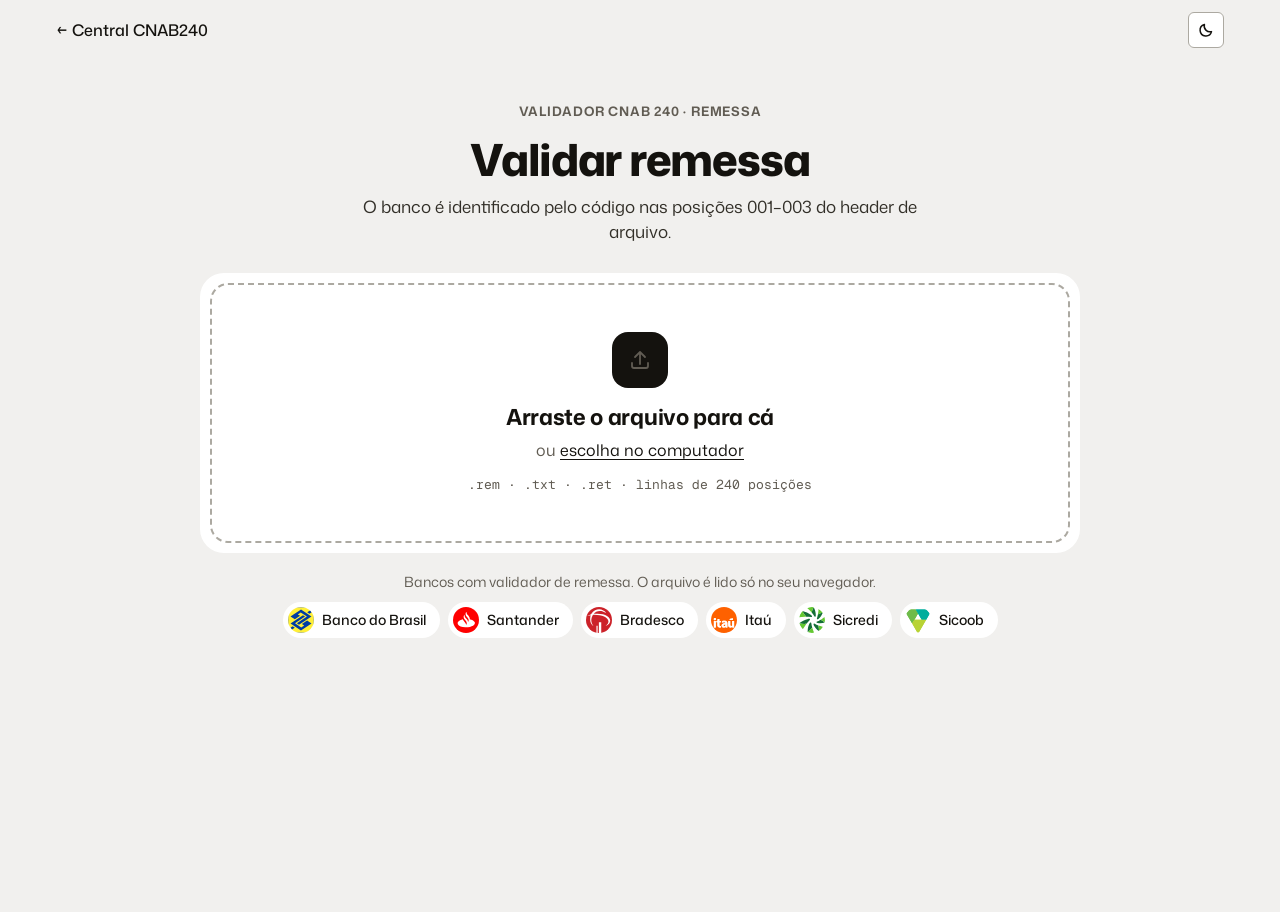
<file: Validador_CNAB240.html>
<!DOCTYPE html>
<html lang="pt-BR">
<head>
<meta charset="UTF-8">
<meta name="viewport" content="width=device-width, initial-scale=1.0">
<title>Validador de remessa CNAB240</title>
<link rel="preconnect" href="https://fonts.googleapis.com">
<link rel="preconnect" href="https://fonts.gstatic.com" crossorigin>
<link href="https://fonts.googleapis.com/css2?family=Geist+Mono:wght@400;500;600&family=Mona+Sans:wght@300..800&display=swap" rel="stylesheet">
<link rel="icon" href="assets/favicon.svg">
<script>if (window.self !== window.top) document.documentElement.classList.add('na-central');</script>
<script src="assets/tema.js?v=2026-11-17"></script>
<link rel="stylesheet" href="assets/ui.css">
<style>
/* Validador de remessa, um para todos os bancos.
   Cores, tema e tom do banco vêm de assets/ui.css (--bk, --cd, --tx…);
   aqui fica só o desenho desta página. Classes com prefixo vr- para não
   colidir com as do ui.css. */
:root{--bkc:#fff;}
body{font-size:16px;}
.vr{max-width:1200px;margin:0 auto;padding:0 16px 48px;}
.vr [hidden]{display:none !important;}
.vr-lbl{display:flex;align-items:center;gap:10px;font:650 13px/1.2 var(--sans);letter-spacing:.06em;text-transform:uppercase;}
.vr-lbl img{width:26px;height:26px;border-radius:7px;object-fit:cover;flex-shrink:0;}
.vr-pl{display:inline-flex;align-items:center;justify-content:center;gap:8px;height:38px;padding:0 18px;border-radius:999px;font-size:14px;font-weight:500;border:1px solid var(--tx);background:transparent;color:var(--tx);white-space:nowrap;transition:transform .15s var(--ease),background-color .15s;}
.vr-pl:hover{background:color-mix(in srgb,var(--tx) 6%,transparent);}
.vr-pl:active{transform:scale(.98);}
.vr-pl--dark{background:var(--tx);color:var(--bg);}
.vr-pl--dark:hover{background:var(--tx);}
.vr-pl svg{width:14px;height:14px;}
.vr-view{animation:vr-entra .4s var(--ease) both;}
@keyframes vr-entra{from{opacity:0;transform:translateY(10px)}to{opacity:1;transform:none}}

/* aberta fora da central */
.vr-solo{display:none;align-items:center;justify-content:space-between;gap:12px;max-width:1200px;margin:12px auto 0;padding:0 16px;}
html:not(.na-central) .vr-solo{display:flex;}
.vr-solo a{font-weight:500;color:var(--tx);text-decoration:none;}

/* ───── 1. importar ───── */
.vr-intro{text-align:center;padding:56px 0 28px;}
.vr-intro .vr-lbl{justify-content:center;color:var(--txd);}
.vr-intro h1{font:800 clamp(32px,4vw,44px)/1.05 var(--sans);letter-spacing:-.03em;margin:16px 0 12px;}
.vr-intro p{font-size:17px;color:var(--txm);max-width:600px;margin:0 auto;}
.vr-drop{position:relative;max-width:880px;margin:0 auto;border-radius:24px;background:var(--cd);padding:10px;transition:background-color .45s var(--ease),color .45s var(--ease);}
.vr-drop__in{display:flex;flex-direction:column;align-items:center;justify-content:center;gap:8px;min-height:260px;padding:32px;border:2px dashed var(--br2);border-radius:18px;text-align:center;cursor:pointer;transition:border-color .2s,background-color .2s;}
.vr-drop__in:hover,.vr-drop.over .vr-drop__in{border-color:var(--tx);background:var(--cd2);}
.vr-drop__ico{width:56px;height:56px;border-radius:16px;background:var(--tx);color:var(--bg);display:grid;place-items:center;margin-bottom:8px;transition:transform .3s var(--ease);}
.vr-drop__in:hover .vr-drop__ico,.vr-drop.over .vr-drop__ico{transform:translateY(-4px);}
.vr-drop__ico svg{width:24px;height:24px;}
.vr-drop__in b{font:700 22px/1.2 var(--sans);letter-spacing:-.015em;}
.vr-drop__in span{color:var(--txd);}
.vr-drop__in u{color:var(--tx);text-underline-offset:3px;}
.vr-drop__in small{font:400 13px var(--mono);color:var(--txd);margin-top:6px;}
.vr-passos{display:none;min-height:260px;padding:36px 44px;border-radius:18px;flex-direction:column;justify-content:center;gap:16px;}
.vr-drop.lendo .vr-drop__in{display:none;}
.vr-drop.lendo .vr-passos{display:flex;}
.vr-passo{display:grid;grid-template-columns:28px minmax(0,1fr);gap:14px;align-items:start;opacity:.35;transition:opacity .25s;}
.vr-passo.on,.vr-passo.ok,.vr-passo.x{opacity:1;}
.vr-passo i{width:28px;height:28px;border-radius:50%;border:2px solid currentColor;display:grid;place-items:center;font-style:normal;}
.vr-passo.on i{border-right-color:transparent;animation:vr-gira .7s linear infinite;}
.vr-passo.ok i{background:currentColor;}
.vr-passo.ok i::after{content:'';width:10px;height:6px;border:2px solid var(--vr-fundo,var(--cd));border-top:0;border-right:0;transform:rotate(-45deg) translate(1px,-1px);}
.vr-passo.x i::after{content:'!';font:700 15px/1 var(--sans);}
@keyframes vr-gira{to{transform:rotate(360deg)}}
.vr-passo b{display:block;font:650 18px/1.3 var(--sans);}
.vr-passo span{display:block;font:400 14px/1.5 var(--mono);opacity:.8;min-height:21px;overflow-wrap:anywhere;}
.vr-drop.erro{color:var(--er);}
.vr-acoes{display:flex;flex-wrap:wrap;gap:8px;margin-top:4px;}
.vr-acoes .vr-pl{border-color:currentColor;color:inherit;}
.vr-bancos{display:flex;flex-wrap:wrap;justify-content:center;align-items:center;gap:8px;max-width:880px;margin:18px auto 0;color:var(--txd);font-size:14px;}
.vr-bancos p{width:100%;text-align:center;margin-bottom:2px;}
.vr-chip{display:inline-flex;align-items:center;gap:8px;height:36px;padding:0 14px 0 5px;border-radius:999px;background:var(--cd);color:var(--tx);font-size:14px;font-weight:500;}
.vr-chip img{width:26px;height:26px;border-radius:50%;object-fit:cover;}

/* ───── 2. resumo ───── */
.vr-file{display:flex;align-items:center;flex-wrap:wrap;gap:10px 14px;margin-top:24px;padding:10px 10px 10px 18px;border-radius:16px;background:var(--cd);}
.vr-file>svg{width:22px;height:22px;flex-shrink:0;}
.vr-file code{font:500 14px var(--mono);overflow-wrap:anywhere;}
.vr-file .vr-meta{color:var(--txd);font-size:14px;}
.vr-ident{display:inline-flex;align-items:center;gap:8px;min-height:30px;padding:3px 12px 3px 4px;border-radius:999px;font-size:13px;font-weight:600;}
.vr-ident img{width:22px;height:22px;border-radius:50%;object-fit:cover;}
.vr-file__r{display:flex;align-items:center;flex-wrap:wrap;gap:8px;margin-left:auto;}
.vr-file .cnabdoc-btn{height:38px;border-radius:999px;}
.vr-troca{position:relative;}
.vr-troca__menu{position:absolute;right:0;top:calc(100% + 8px);z-index:30;width:260px;background:var(--cd);border:1px solid var(--br2);border-radius:16px;padding:6px;box-shadow:0 16px 40px rgba(0,0,0,.16);}
.vr-troca__menu button{display:flex;align-items:center;gap:10px;width:100%;padding:8px 10px;border:0;border-radius:10px;background:none;text-align:left;font-size:14px;}
.vr-troca__menu button:hover,.vr-troca__menu button[aria-current]{background:var(--cd2);}
.vr-troca__menu img{width:24px;height:24px;border-radius:6px;object-fit:cover;}
.vr-troca__menu small{margin-left:auto;font:400 12px var(--mono);color:var(--txd);}
.vr-nota{margin-top:10px;padding:10px 14px;border-radius:12px;background:var(--inb);color:var(--tx);font-size:14px;}
.vr-nota a{color:inherit;font-weight:600;}
.vr-hero{text-align:center;padding:44px 0 32px;}
.vr-hero h1{font:800 clamp(30px,4.4vw,52px)/1.05 var(--sans);letter-spacing:-.03em;margin:0 auto 12px;max-width:900px;}
.vr-hero p{font-size:17px;color:var(--txm);}

.vr-bento{display:grid;grid-template-columns:repeat(12,minmax(0,1fr));gap:16px;}
.vr-card{position:relative;border-radius:20px;padding:24px;overflow:hidden;}
.vr-card>.vr-lbl{margin-bottom:16px;padding-right:44px;}
.vr-lead{font:600 22px/1.25 var(--sans);letter-spacing:-.01em;max-width:520px;}
.vr-lead small{display:block;font:400 14px/1.4 var(--sans);opacity:.85;margin-top:4px;letter-spacing:0;}
.vr-go{position:absolute;top:20px;right:20px;width:38px;height:38px;border:0;border-radius:11px;background:#fff;color:#16140f;display:grid;place-items:center;box-shadow:0 2px 0 rgba(0,0,0,.14);transition:transform .2s var(--ease);}
.vr-go:hover{transform:translateX(3px);}
.vr-go svg{width:15px;height:15px;}
.vr-janela{background:var(--cd);color:var(--tx);border-radius:16px;box-shadow:0 20px 44px rgba(0,0,0,.22);}
.vr-janela__bar{display:flex;align-items:center;gap:8px;padding:10px 12px;font:400 13px var(--mono);color:var(--txd);border-bottom:1px solid var(--br);min-width:0;}
.vr-janela__bar>span{overflow:hidden;text-overflow:ellipsis;white-space:nowrap;}
.vr-janela__bar i{width:8px;height:8px;border-radius:50%;background:var(--br2);flex-shrink:0;}
.vr-c-main{grid-column:span 7;grid-row:span 2;display:flex;flex-direction:column;min-height:460px;}
.vr-c-main .vr-janela{margin-top:auto;transform:translateY(40px);margin-bottom:-16px;padding:6px;}
.vr-er{display:grid;grid-template-columns:auto minmax(0,1fr) auto;gap:14px;align-items:center;width:100%;padding:12px;border:0;border-bottom:1px solid var(--br);background:none;text-align:left;border-radius:10px;transition:background-color .15s;}
.vr-er:hover{background:var(--cd2);}
.vr-er:last-child{border-bottom:0;margin-bottom:46px;}
.vr-er b{font:500 13px var(--mono);background:var(--erb);color:var(--er);border-radius:8px;padding:6px 8px;white-space:nowrap;}
.vr-er span{font-size:15px;font-weight:500;min-width:0;}
.vr-er span small{display:block;font:400 12px var(--mono);color:var(--txd);margin-top:2px;}
.vr-er code{font:500 13px var(--mono);color:var(--er);white-space:nowrap;max-width:16ch;overflow:hidden;text-overflow:ellipsis;}
.vr-er--mais span{color:var(--txd);}
.vr-er--ok b{background:var(--okb);color:var(--ok);}

.vr-c-nums{grid-column:span 5;background:var(--cd);container:vr-nums/inline-size;}
.vr-nums{display:grid;grid-template-columns:repeat(3,minmax(0,1fr));gap:10px;}
.vr-nums div{background:var(--cd2);border:1px solid var(--br);border-radius:12px;padding:14px 16px;min-width:0;}
.vr-nums div:last-child{grid-column:1/-1;}
.vr-nums small{display:block;font-size:13px;color:var(--txd);}
.vr-nums b{font:750 30px/1.15 var(--sans);letter-spacing:-.03em;font-variant-numeric:tabular-nums;}
.vr-nums div:last-child b{font-size:26px;}
@container vr-nums (max-width:400px){
  .vr-nums{grid-template-columns:minmax(0,1fr);gap:6px;}
  .vr-nums div{display:flex;justify-content:space-between;align-items:baseline;gap:12px;padding:10px 14px;}
  .vr-nums small{font-size:14px;}
  .vr-nums b,.vr-nums div:last-child b{font-size:22px;line-height:1.3;}
}
.vr-c-warn{grid-column:span 5;color:#16140f;}
.vr-wl{display:grid;gap:8px;}
.vr-wl button{display:block;width:100%;text-align:left;border:0;background:rgba(255,255,255,.72);color:#16140f;border-radius:12px;padding:12px 14px;font-size:15px;font-weight:500;transition:background-color .15s;}
.vr-wl button:hover{background:#fff;}
.vr-wl small{display:block;font:400 12px var(--mono);color:#45443f;margin-top:2px;}
.vr-wl small span{white-space:nowrap;}
.vr-wl p{font-size:15px;}
.vr-c-ok{grid-column:span 12;color:#fff;display:grid;grid-template-columns:minmax(0,1fr) minmax(0,1.4fr);gap:32px;align-items:center;}
.vr-big{font:800 clamp(40px,5vw,60px)/1 var(--sans);letter-spacing:-.035em;}
.vr-big span{display:block;font:500 16px/1.4 var(--sans);letter-spacing:0;opacity:.88;margin-top:8px;}
.vr-bar{display:flex;height:44px;border-radius:10px;overflow:hidden;gap:3px;}
.vr-bar i{display:block;background:#fff;min-width:3px;}
.vr-legend{display:flex;flex-wrap:wrap;gap:8px 18px;margin-top:12px;font-size:14px;opacity:.92;}
.vr-legend span{display:inline-flex;align-items:center;gap:6px;}
.vr-legend i{width:10px;height:10px;border-radius:3px;background:#fff;}
.vr [data-servicos]{margin-top:48px;}

/* ───── 3. apontamentos ───── */
.vr-det{margin-top:24px;border-radius:24px;padding:24px;}
.vr-det__top{display:flex;flex-wrap:wrap;align-items:flex-start;gap:16px 24px;margin-bottom:24px;}
.vr-det__top>div{flex:1;min-width:240px;}
.vr-det__top h2{font:800 clamp(28px,4vw,42px)/1.05 var(--sans);letter-spacing:-.03em;margin:14px 0 6px;}
.vr-det__top p{font-size:16px;opacity:.9;overflow-wrap:anywhere;}
.vr-det__acoes{display:flex;gap:8px;flex-wrap:wrap;}
.vr-btb{display:inline-flex;align-items:center;gap:8px;height:40px;padding:0 16px 0 12px;border:0;border-radius:12px;background:#fff;color:#16140f;font-size:15px;font-weight:500;box-shadow:0 2px 0 rgba(0,0,0,.14);transition:transform .2s var(--ease);}
.vr-btb:hover{transform:translateY(-1px);}
.vr-btb svg{width:15px;height:15px;}
.vr-det .vr-janela{padding:0 6px 6px;container:vr-janela/inline-size;}
.vr-det .vr-janela__bar{padding:12px 14px;}
.vr-abas{display:flex;flex-wrap:wrap;gap:4px;margin-left:auto;font-family:var(--sans);}
.vr-abas button{height:32px;padding:0 12px;border:0;border-radius:999px;background:none;font-size:14px;font-weight:500;color:var(--txd);}
.vr-abas button:hover{color:var(--tx);}
.vr-abas button[aria-pressed="true"]{background:var(--tx);color:var(--cd);}
.vr-abas em{font-style:normal;opacity:.6;margin-left:4px;}
.vr-sec{padding:26px 26px 8px;}
.vr-sec__h{display:flex;align-items:baseline;justify-content:space-between;gap:16px 24px;flex-wrap:wrap;padding-bottom:16px;border-bottom:1.5px solid var(--tx);}
.vr-sec__h h3{font:750 28px/1 var(--sans);letter-spacing:-.025em;}
.vr-sec__h p{color:var(--txd);font-size:15px;}
.vr-vazio{padding:40px 0;text-align:center;color:var(--txd);}
.vr-mais{display:block;margin:20px auto 12px;}

.vr-oc{display:grid;grid-template-columns:minmax(0,1fr);gap:14px;padding:26px 0;border-bottom:1px solid var(--br);transition:background-color .6s,box-shadow .6s;}
.vr-oc:last-of-type{border-bottom:0;}
.vr-oc>*{min-width:0;}
.vr-oc.foco{background:color-mix(in srgb,var(--er) 7%,transparent);box-shadow:0 0 0 12px color-mix(in srgb,var(--er) 7%,transparent);border-radius:4px;}
.vr-oc__n small{display:block;font-size:13px;color:var(--txd);}
.vr-oc__n b{font:300 60px/1 var(--sans);letter-spacing:-.04em;font-variant-numeric:tabular-nums;}
.vr-oc__n b.arq{font-size:22px;font-weight:600;letter-spacing:-.01em;}
.vr-oc.aviso .vr-oc__n b{color:var(--txd);}
.vr-oc__m h4{font:650 19px/1.35 var(--sans);letter-spacing:-.01em;margin-bottom:10px;overflow-wrap:anywhere;}
.vr-tag{display:inline-block;font-size:13px;font-weight:500;padding:3px 10px;border-radius:999px;background:var(--cd2);border:1px solid var(--br);color:var(--txm);margin:0 6px 10px 0;}
.vr-oc__m p{color:var(--txm);max-width:62ch;font-size:15px;}
.vr-oc__d{background:var(--cd2);border:1px solid var(--br);border-radius:16px;padding:16px;}
.vr-oc__d dl{display:grid;grid-template-columns:minmax(0,1fr);gap:12px;margin-bottom:12px;}
.vr-oc__d dt{font-size:13px;color:var(--txd);margin-bottom:2px;}
.vr-oc__d dd{font:500 14px var(--mono);overflow-wrap:anywhere;white-space:pre-wrap;}
.vr-oc__d .bad{color:var(--er);}
.vr-oc.aviso .vr-oc__d .bad{color:var(--wa);}
.vr-oc__d .fix{color:var(--ok);}
.vr-raw{font:400 13px/1.6 var(--mono);color:var(--txd);background:var(--cd);border:1px solid var(--br);border-radius:10px;padding:8px 12px;overflow-x:auto;white-space:pre;scrollbar-width:thin;}
.vr-raw mark{background:var(--erb);color:var(--er);border-radius:4px;padding:1px 2px;outline:1px solid var(--erm);}
.vr-oc.aviso .vr-raw mark{background:var(--wab);color:var(--wa);outline-color:var(--wam);}
.vr-raw small{display:block;font-size:11px;color:var(--txd);}
/* fita byte a byte: Atual × Manual */
.vr-fita{margin-top:10px;overflow-x:auto;scrollbar-width:thin;}
.vr-fita table{border-collapse:separate;border-spacing:2px;font:500 12px var(--mono);}
.vr-fita th{font-weight:500;color:var(--txd);text-align:right;padding-right:6px;font-family:var(--sans);font-size:12px;white-space:nowrap;}
.vr-fita td{min-width:18px;height:22px;text-align:center;border-radius:4px;background:var(--cd);border:1px solid var(--br);padding:0 2px;}
.vr-fita tr.pos td{background:none;border:0;color:var(--txd);font-size:10px;height:auto;}
.vr-fita td.dif{background:var(--erb);border-color:var(--er);color:var(--er);}
.vr-fita tr.man td.dif{background:var(--okb);border-color:var(--ok);color:var(--ok);}
.vr-fita td.sp::after{content:'·';opacity:.45;}

/* campos e estrutura: linhas densas */
.vr-filtro{display:flex;flex-wrap:wrap;gap:6px;margin:16px 0 4px;}
.vr-filtro button{height:32px;padding:0 12px;border:1px solid var(--br2);border-radius:999px;background:none;font-size:13px;font-weight:500;color:var(--txm);}
.vr-filtro button[aria-pressed="true"]{border-color:var(--tx);color:var(--tx);background:var(--cd2);}
.vr-cp{display:grid;grid-template-columns:56px minmax(0,1.3fr) 92px minmax(0,1fr) 72px;gap:6px 14px;align-items:baseline;padding:10px 0;border-bottom:1px solid var(--br);font-size:14px;}
.vr-cp>*{min-width:0;}
.vr-cp code{font:400 13px var(--mono);overflow-wrap:anywhere;white-space:pre-wrap;}
.vr-cp .ln{font:500 13px var(--mono);color:var(--txd);}
.vr-cp .esp{color:var(--txd);font-size:13px;}
.vr-st{justify-self:end;font-size:12px;font-weight:600;padding:2px 8px;border-radius:999px;}
.vr-st.ERROR{background:var(--erb);color:var(--er);}
.vr-st.WARN{background:var(--wab);color:var(--wa);}
.vr-st.OK{background:var(--okb);color:var(--ok);}
.vr-rec{display:flex;align-items:baseline;gap:12px;padding:8px 0;border-bottom:1px solid var(--br);font-size:14px;}
.vr-rec .ln{font:500 12px var(--mono);color:var(--txd);min-width:48px;}
.vr-rec i{width:8px;height:8px;border-radius:50%;flex-shrink:0;background:var(--ok);transform:translateY(-1px);}
.vr-rec.er i{background:var(--er);}
.vr-rec.i1{padding-left:20px;}
.vr-rec.i2{padding-left:40px;}
.vr-rec span{min-width:0;overflow-wrap:anywhere;color:var(--txm);}
.vr-regras{margin:16px 0 0;padding:12px 14px;border-radius:12px;background:var(--cd2);border:1px solid var(--br);font-size:14px;color:var(--txm);line-height:1.6;}

/* janela estreita (celular): uma coluna */
@container vr-janela (max-width:559px){
  .vr-det .vr-janela__bar{flex-wrap:wrap;}
  .vr-abas{margin-left:0;width:100%;}
  .vr-sec{padding:20px 12px 4px;}
  .vr-oc__n{display:flex;align-items:baseline;gap:8px;}
  .vr-oc__n b{font-size:40px;}
  .vr-cp{grid-template-columns:48px minmax(0,1fr) auto;}
  .vr-cp .esp{grid-column:2/-1;}
  .vr-cp .pos{display:none;}
}
/* janela média: número | texto, o técnico embaixo */
@container vr-janela (min-width:560px){
  .vr-oc{grid-template-columns:84px minmax(0,1fr);gap:14px 28px;}
  .vr-oc__n b{font-size:44px;}
  .vr-oc__d{grid-column:2;}
  .vr-oc__d dl{grid-template-columns:repeat(3,minmax(0,1fr));}
}
/* janela larga: três colunas */
@container vr-janela (min-width:980px){
  .vr-oc{grid-template-columns:120px minmax(0,1fr) minmax(360px,.95fr);gap:32px;}
  .vr-oc__n b{font-size:60px;}
  .vr-oc__d{grid-column:auto;}
  .vr-oc__d dl{grid-template-columns:repeat(2,minmax(0,1fr));}
}

@media(max-width:1000px){
  .vr-c-main{grid-column:span 12;grid-row:auto;min-height:0;}
  .vr-c-main .vr-janela{margin-top:24px;}
  .vr-c-nums,.vr-c-warn{grid-column:span 6;}
  .vr-c-ok{grid-template-columns:1fr;gap:20px;}
}
@media(max-width:700px){
  .vr-c-nums,.vr-c-warn{grid-column:span 12;}
}
@media(max-width:640px){
  .vr-intro{padding-top:36px;}
  .vr-drop__in{min-height:210px;padding:24px 16px;}
  .vr-passos{padding:24px 16px;}
  .vr-er{grid-template-columns:auto minmax(0,1fr);}
  .vr-er code{display:none;}
  .vr-file__r{margin-left:0;width:100%;}
  .vr-det{padding:18px 12px 12px;}
  .vr-troca__menu{right:auto;left:0;}
}
@media(prefers-reduced-motion:reduce){.vr *{animation:none !important;transition:none !important;}}
</style>
</head>
<body>

<div class="vr-solo"><a href="index.html" target="_top">← Central CNAB240</a><span id="soloTema"></span></div>

<main class="vr">

  <!-- 1. importar -->
  <section class="vr-view" id="v-inicio">
    <div class="vr-intro">
      <span class="vr-lbl">Validador CNAB 240 · remessa</span>
      <h1>Validar remessa</h1>
      <p>O banco é identificado pelo código nas posições 001–003 do header de arquivo.</p>
    </div>
    <div class="vr-drop" id="drop">
      <div class="vr-drop__in" id="dropIn" role="button" tabindex="0" aria-label="Escolher arquivo de remessa">
        <span class="vr-drop__ico"><svg viewBox="0 0 24 24" fill="none" stroke="currentColor" stroke-width="1.8" stroke-linecap="round" stroke-linejoin="round" aria-hidden="true"><path d="M12 16V4M7 9l5-5 5 5"/><path d="M4 15v3a2 2 0 002 2h12a2 2 0 002-2v-3"/></svg></span>
        <b>Arraste o arquivo para cá</b>
        <span>ou <u>escolha no computador</u></span>
        <small>.rem · .txt · .ret · linhas de 240 posições</small>
      </div>
      <div class="vr-passos" id="passos" aria-live="polite"></div>
    </div>
    <div class="vr-bancos" id="bancos"><p>Bancos com validador de remessa. O arquivo é lido só no seu navegador.</p></div>
  </section>

  <!-- 2. resumo -->
  <section class="vr-view" id="v-resumo" hidden>
    <div class="vr-file" id="file"></div>
    <div id="notas"></div>
    <div class="vr-hero"><h1 id="titulo"></h1><p id="subtitulo"></p></div>
    <div class="vr-bento" id="bento">
      <article class="vr-card vr-c-main" id="cMain"></article>
      <article class="vr-card vr-c-nums"><div class="vr-lbl">Em números</div><div class="vr-nums" id="nums"></div></article>
      <article class="vr-card vr-c-warn" id="cWarn"></article>
      <article class="vr-card vr-c-ok" id="cOk"></article>
    </div>
    <div data-servicos></div>
  </section>

  <!-- 3. apontamentos -->
  <section class="vr-view" id="v-detalhe" hidden>
    <div class="vr-det" id="det"></div>
  </section>
</main>

<input type="file" id="arquivo" accept=".rem,.REM,.txt,.TXT,.ret,.RET" hidden>

<!-- Regras de cada banco. Banco novo: crie validadores/<codigo>-<banco>.js e inclua aqui. -->
<script src="validadores/001-bb.js"></script>
<script src="validadores/033-santander.js"></script>
<script src="validadores/237-bradesco.js"></script>
<script src="validadores/341-itau.js"></script>
<script src="validadores/748-sicredi.js"></script>
<script src="validadores/756-sicoob.js"></script>

<script>
/* Tela do validador de remessa. As regras ficam em validadores/*.js; aqui só
   se reconhece o banco, chama validar(linhas) e se mostra o resultado. */
(function () {
  var V = window.CNAB_REMESSA || {};
  var CODIGOS = Object.keys(V).sort();
  // Bancos que a central conhece mas que ainda não têm validador de remessa.
  var SEM_VALIDADOR = { '097': 'Credisis', '104': 'Caixa' };
  var POR_PAGINA = 40;
  var $ = function (id) { return document.getElementById(id); };
  var esc = function (s) { return String(s == null ? '' : s).replace(/[&<>"]/g, function (c) { return { '&': '&amp;', '<': '&lt;', '>': '&gt;', '"': '&quot;' }[c]; }); };
  var p = function (l, a, b) { return l.substring(a - 1, b); };
  var SETA = '<svg viewBox="0 0 14 14" fill="none" stroke="currentColor" stroke-width="1.8" stroke-linecap="round" stroke-linejoin="round" aria-hidden="true"><path d="M3 7h8M7.5 3.5L11 7l-3.5 3.5"/></svg>';
  var VOLTA = '<svg viewBox="0 0 14 14" fill="none" stroke="currentColor" stroke-width="1.8" stroke-linecap="round" stroke-linejoin="round" aria-hidden="true"><path d="M11 7H3M6.5 3.5L3 7l3.5 3.5"/></svg>';
  var COPIA = '<svg viewBox="0 0 16 16" fill="none" stroke="currentColor" stroke-width="1.5" stroke-linejoin="round" aria-hidden="true"><rect x="5" y="5" width="9" height="9" rx="1.5"/><path d="M11 5V3.5A1.5 1.5 0 0 0 9.5 2h-6A1.5 1.5 0 0 0 2 3.5v6A1.5 1.5 0 0 0 3.5 11H5"/></svg>';
  var ARQ = '<svg viewBox="0 0 22 22" fill="none" stroke="currentColor" stroke-width="1.4" aria-hidden="true"><path d="M5 2.5h8l4 4v13H5z"/><path d="M13 2.5v4h4"/></svg>';

  var atual = null;      // { texto, nome, bytes, linhas, codigo, forcado, res }
  var preferido = null;  // banco escolhido na central (#banco=033), usado se o header não disser

  /* ---------- telas ---------- */
  function mostrar(id) {
    ['v-inicio', 'v-resumo', 'v-detalhe'].forEach(function (v) { $(v).hidden = v !== id; });
    window.scrollTo(0, 0);
  }
  function corDoBanco(cod) {
    var b = cod && V[cod];
    document.documentElement.style.setProperty('--bk', b ? b.cor : '#16140f');
    document.documentElement.style.setProperty('--bkc', b ? b.tinta : '#fff');
    if (b) document.documentElement.setAttribute('data-banco', cod); else document.documentElement.removeAttribute('data-banco');
    document.title = b ? 'Validador de remessa CNAB240 — ' + b.nome + ' ' + cod : 'Validador de remessa CNAB240';
  }
  function inicio() {
    var d = $('drop');
    d.className = 'vr-drop'; d.style.background = ''; d.style.color = ''; d.style.removeProperty('--vr-fundo');
    $('passos').innerHTML = '';
    $('arquivo').value = '';
    atual = null;
    corDoBanco(null);
    mostrar('v-inicio');
  }

  /* ---------- importar ---------- */
  $('bancos').insertAdjacentHTML('beforeend', CODIGOS.map(function (c) {
    return '<span class="vr-chip"><img src="' + V[c].logo + '" alt="">' + esc(V[c].nome) + '</span>';
  }).join(''));
  var drop = $('drop'), dropIn = $('dropIn');
  dropIn.addEventListener('click', function () { $('arquivo').click(); });
  dropIn.addEventListener('keydown', function (e) { if (e.key === 'Enter' || e.key === ' ') { e.preventDefault(); $('arquivo').click(); } });
  ['dragenter', 'dragover'].forEach(function (t) { drop.addEventListener(t, function (e) { e.preventDefault(); drop.classList.add('over'); }); });
  ['dragleave', 'drop'].forEach(function (t) { drop.addEventListener(t, function (e) { e.preventDefault(); drop.classList.remove('over'); }); });
  drop.addEventListener('drop', function (e) { if (e.dataTransfer.files[0]) abrirArquivo(e.dataTransfer.files[0]); });
  $('arquivo').addEventListener('change', function () { if (this.files[0]) abrirArquivo(this.files[0]); });

  function abrirArquivo(f) {
    var ext = f.name.split('.').pop().toLowerCase();
    if (['rem', 'txt', 'ret'].indexOf(ext) < 0) {
      falhar('Arquivo não aceito', f.name + ': use .REM, .TXT ou .RET.');
      return;
    }
    var r = new FileReader();
    r.onload = function () { ler(String(r.result), f.name, f.size); };
    r.readAsText(f, 'ISO-8859-1');
  }

  /* passos da leitura, só para o tempo de um piscar: o trabalho é instantâneo */
  function passos(lista) {
    drop.className = 'vr-drop lendo';
    $('passos').innerHTML = lista.map(function (t) { return '<div class="vr-passo"><i></i><div><b>' + esc(t) + '</b><span></span></div></div>'; }).join('');
  }
  function passo(i, estado, detalhe, titulo) {
    var s = $('passos').children[i];
    s.className = 'vr-passo ' + estado;
    if (titulo) s.querySelector('b').textContent = titulo;
    if (detalhe != null) s.querySelector('span').textContent = detalhe;
  }
  function espera(ms) { return new Promise(function (ok) { setTimeout(ok, ms); }); }

  function falhar(titulo, detalhe, acoes) {
    passos([titulo]);
    drop.classList.add('erro');
    passo(0, 'x', detalhe);
    if (acoes) $('passos').insertAdjacentHTML('beforeend', '<div class="vr-acoes">' + acoes + '</div>');
    var t = $('outroArq'); if (t) t.onclick = function () { inicio(); $('arquivo').click(); };
  }

  function ler(texto, nome, bytes) {
    var linhas = texto.replace(/\r\n/g, '\n').replace(/\r/g, '\n').split('\n').filter(function (l) { return l.length > 0; });
    var h = linhas[0] || '';
    var cod = h.substring(0, 3);
    var codigo = V[cod] ? cod : null;
    var forcado = false;
    if (!codigo && preferido && V[preferido]) { codigo = preferido; forcado = true; }

    passos(['Lendo o arquivo', 'Procurando o banco no header', 'Conferindo o layout']);
    passo(0, 'on', nome);
    return espera(220).then(function () {
      passo(0, 'ok', linhas.length + ' linhas · ' + h.length + ' posições na primeira');
      passo(1, 'on', 'header de arquivo, posições 001–003');
      return espera(260);
    }).then(function () {
      if (!codigo) {
        drop.classList.add('erro');
        var semVal = SEM_VALIDADOR[cod];
        passo(1, 'x', semVal
          ? cod + ' = ' + semVal + ': ainda não há validador de remessa para esse banco.'
          : (/^\d{3}$/.test(cod) ? 'código ' + cod + ': não é um dos bancos com validador.' : 'a primeira linha não começa com um código de banco.'),
          semVal ? 'Banco sem validador' : 'Banco não reconhecido');
        $('passos').children[2].remove();
        $('passos').insertAdjacentHTML('beforeend', '<div class="vr-acoes">' +
          (semVal ? '<a class="vr-pl" href="index.html#preenchedor" target="_top">Preenchedor .srb</a><a class="vr-pl" href="index.html#retorno" target="_top">Analisador de retorno</a>' : '') +
          '<span class="vr-troca"><button class="vr-pl" type="button" id="validarComo" aria-haspopup="true" aria-expanded="false">Validar como…</button></span>' +
          '<button class="vr-pl" type="button" id="outroArq">Outro arquivo</button></div>');
        $('outroArq').onclick = function () { inicio(); $('arquivo').click(); };
        menuBancos($('validarComo'), null, function (c) { validar({ texto: texto, nome: nome, bytes: bytes, linhas: linhas, codigo: c, forcado: true }); });
        return Promise.reject('sem banco');
      }
      var b = V[codigo];
      drop.style.background = b.cor; drop.style.color = b.tinta; drop.style.setProperty('--vr-fundo', b.cor);
      corDoBanco(codigo);
      passo(1, 'ok', forcado ? 'header diz "' + cod + '"; validando como ' + b.nome + ', escolhido na central' : 'posições 001–003 = ' + codigo + ' → ' + b.nome);
      passo(2, 'on', b.produto);
      return espera(240);
    }).then(function () {
      passo(2, 'ok');
      return espera(200);
    }).then(function () {
      validar({ texto: texto, nome: nome, bytes: bytes, linhas: linhas, codigo: codigo, forcado: forcado });
    }).catch(function (e) { if (e !== 'sem banco') throw e; });
  }

  /* ---------- validar e montar o resumo ---------- */
  function validar(a) {
    a.res = V[a.codigo].validar(a.linhas);
    atual = a;
    corDoBanco(a.codigo);
    resumo();
  }

  var semPrefixo = function (msg) { return String(msg).replace(/^\[[^\]]*\]\s*/, ''); };
  // A ocorrência aponta para o campo conferido (mesma linha, mesmo nome entre colchetes).
  function campoDa(o) {
    if (o._campo !== undefined) return o._campo;
    var m = /^\[([^\]]+)\]/.exec(o.msg || '');
    var f = null;
    if (m) for (var i = 0; i < atual.res.fr.length; i++) {
      var x = atual.res.fr[i];
      if (x.ln === o.line && x.campo === m[1]) { f = x; break; }
    }
    o._campo = f;
    return f;
  }
  var vis = function (s) { return String(s).replace(/ /g, '·'); };

  function contar() {
    var r = atual.res;
    return {
      erros: r.iss.filter(function (i) { return i.sev === 'ERROR'; }),
      avisos: r.iss.filter(function (i) { return i.sev === 'WARN'; }),
      oks: r.iss.filter(function (i) { return i.sev === 'OK'; })
    };
  }

  function resumo() {
    var b = V[atual.codigo], c = contar(), ls = atual.linhas;
    var corAviso = atual.codigo === '001' ? '#ffe7a6' : '#ffd54a';  // não confundir com o amarelo do BB
    var corOk = atual.codigo === '748' ? '#14532d' : '#0e8a4f';     // nem com o verde do Sicredi

    // barra do arquivo
    $('file').innerHTML = ARQ + '<code>' + esc(atual.nome) + '</code><span class="vr-meta">' + ls.length + ' linhas · ' + (atual.bytes / 1024).toFixed(1) + ' KB</span>' +
      '<span class="vr-ident" style="background:' + b.cor + ';color:' + b.tinta + '"><img src="' + b.logo + '" alt="">' + esc(b.nome) + ' ' + atual.codigo + (atual.forcado ? ', escolhido à mão' : ', pelo header') + '</span>' +
      '<div class="vr-file__r"><span data-manuais></span><span class="vr-troca"><button class="vr-pl" type="button" id="trocar" aria-haspopup="true" aria-expanded="false">Trocar banco</button></span>' +
      '<button class="vr-pl vr-pl--dark" type="button" id="outro">Validar outro arquivo</button></div>';
    $('outro').onclick = function () { inicio(); $('arquivo').click(); };
    menuBancos($('trocar'), atual.codigo, function (cod) { validar({ texto: atual.texto, nome: atual.nome, bytes: atual.bytes, linhas: atual.linhas, codigo: cod, forcado: true }); });
    if (window.CnabDocs) window.CnabDocs.montar(atual.codigo);

    // avisos sobre o arquivo
    var notas = [];
    var h = ls[0] || '';
    if (p(h, 143, 143) === '2') notas.push('O header indica arquivo de <b>retorno</b> (posição 143 = 2). Para saber o que foi pago, use o <a href="index.html#retorno" target="_top">Analisador de retorno</a>.');
    if (atual.forcado && h.substring(0, 3) !== atual.codigo) notas.push('O header diz banco "' + esc(h.substring(0, 3)) + '". O arquivo foi validado com as regras do ' + esc(b.nome) + ', escolhido à mão.');
    $('notas').innerHTML = notas.map(function (n) { return '<div class="vr-nota">' + n + '</div>'; }).join('');

    // manchete
    var ne = c.erros.length, nw = c.avisos.length;
    var plural = function (n, um, varios) { return n + ' ' + (n === 1 ? um : varios); };
    $('titulo').textContent = b.nome + ': ' + (ne ? plural(ne, 'erro', 'erros') : 'sem erros') + (nw ? ', ' + plural(nw, 'aviso', 'avisos') : (ne ? '' : ' nem avisos')) + '.';
    $('subtitulo').textContent = ne ? 'Arquivo com erros: não enviar ao banco.' : nw ? 'Pode ser enviado. Confira os avisos antes.' : 'Estrutura conforme o layout ' + b.versao.split(' · ').slice(0, 2).join(' · ') + '.';

    // cartão do banco (erros)
    var m = $('cMain');
    m.style.background = b.cor; m.style.color = b.tinta;
    var mostra = c.erros.slice(0, 4);
    m.innerHTML = '<div class="vr-lbl"><img src="' + b.logo + '" alt="">' + esc(b.nome) + ' · ' + atual.codigo + '</div>' +
      '<button class="vr-go" type="button" data-abrir="ERROR" aria-label="Ver os apontamentos">' + SETA + '</button>' +
      '<p class="vr-lead">' + (ne ? plural(ne, 'erro de layout', 'erros de layout') : 'Nenhum erro de layout') + '<small>' + esc(b.produto) + '</small></p>' +
      '<div class="vr-janela"><div class="vr-janela__bar"><i></i><i></i><i></i><span>' + esc(atual.nome) + '</span></div>' +
      (ne ? mostra.map(function (o) {
        var f = campoDa(o);
        return '<button class="vr-er" type="button" data-foco="' + atual.res.iss.indexOf(o) + '"><b>' + (o.line ? 'L' + o.line : 'ARQ') + '</b><span>' + esc(semPrefixo(o.msg)) +
          '<small>' + esc(o.seg || '') + (f ? ' · col. ' + f.pi + '–' + f.pf : '') + '</small></span><code>' + (f ? esc(vis(f.enc)) : '') + '</code></button>';
      }).join('') + (ne > mostra.length ? '<button class="vr-er vr-er--mais" type="button" data-abrir="ERROR"><b>+' + (ne - mostra.length) + '</b><span>Ver todos os erros</span><code></code></button>' : '')
        : '<div class="vr-er vr-er--ok"><b>OK</b><span>Nenhum erro encontrado<small>' + plural(c.oks.length, 'verificação passou', 'verificações passaram') + '</small></span><code></code></div>') +
      '</div>';

    // números
    var lotes = 0, det = 0, soma = 0, temSoma = false;
    ls.forEach(function (l) {
      var t = l.charAt(7);
      if (t === '1') lotes++;
      else if (t === '3') det++;
      else if (t === '5') { var v = p(l, 24, 41); if (/^\d{18}$/.test(v)) { soma += parseInt(v, 10); temSoma = true; } }
    });
    $('nums').innerHTML = [
      ['Linhas', ls.length], ['Lotes', lotes], ['Detalhes', det],
      ['Valor total (trailers de lote)', temSoma ? (soma / 100).toLocaleString('pt-BR', { style: 'currency', currency: 'BRL' }) : '—']
    ].map(function (n) { return '<div><small>' + n[0] + '</small><b>' + n[1] + '</b></div>'; }).join('');

    // avisos
    var w = $('cWarn');
    w.style.background = corAviso;
    w.innerHTML = '<div class="vr-lbl">' + (nw ? plural(nw, 'aviso', 'avisos') : 'Nenhum aviso') + '</div>' +
      (nw ? '<button class="vr-go" type="button" data-abrir="WARN" aria-label="Ver os avisos">' + SETA + '</button>' : '') +
      '<div class="vr-wl">' + (nw ? c.avisos.slice(0, 3).map(function (o) {
        var f = campoDa(o);
        return '<button type="button" data-foco="' + atual.res.iss.indexOf(o) + '">' + esc(semPrefixo(o.msg)) + '<small>' +
          [o.line ? 'Linha ' + o.line : 'Arquivo', o.seg, f ? 'col. ' + f.pi + '–' + f.pf : ''].filter(Boolean).map(function (x) { return '<span>' + esc(x) + '</span>'; }).join(' · ') + '</small></button>';
      }).join('') + (nw > 3 ? '<button type="button" data-abrir="WARN">Ver todos os ' + nw + ' avisos</button>' : '')
        : '<p>Nenhum campo pedindo conferência.</p>') + '</div>';

    // linhas sem ocorrência e tipos de registro
    var comProblema = {};
    c.erros.concat(c.avisos).forEach(function (o) { if (o.line) comProblema[o.line] = 1; });
    var limpas = ls.length - Object.keys(comProblema).length;
    var tipos = [['Headers e trailers', 0], ['Segmento A', 0], ['Segmento B', 0], ['Segmento J', 0], ['Outros', 0]];
    ls.forEach(function (l) {
      var t = l.charAt(7), s = l.charAt(13);
      if (t !== '3') tipos[0][1]++; else if (s === 'A') tipos[1][1]++; else if (s === 'B') tipos[2][1]++; else if (s === 'J') tipos[3][1]++; else tipos[4][1]++;
    });
    tipos = tipos.filter(function (t) { return t[1] > 0; });
    var tons = [1, .78, .56, .38, .24];
    var k = $('cOk');
    k.style.background = corOk;
    k.innerHTML = '<div><div class="vr-lbl">Sem ocorrência</div><div class="vr-big">' + plural(limpas, 'linha', 'linhas') + '<span>de ' + ls.length + ' no arquivo · ' + plural(c.oks.length, 'verificação OK', 'verificações OK') + '</span></div></div>' +
      '<div><div class="vr-bar">' + tipos.map(function (t, i) { return '<i style="flex:' + t[1] + ';opacity:' + tons[i] + '"></i>'; }).join('') + '</div>' +
      '<div class="vr-legend">' + tipos.map(function (t, i) { return '<span><i style="opacity:' + tons[i] + '"></i>' + t[0] + ' ' + t[1] + '</span>'; }).join('') + '</div></div>';

    if (window.CnabServicos) window.CnabServicos.montar(atual.codigo);
    mostrar('v-resumo');
  }
  $('bento').addEventListener('click', function (e) {
    var g = e.target.closest('[data-abrir]'); if (g) return detalhe(g.getAttribute('data-abrir'));
    var f = e.target.closest('[data-foco]'); if (f) { var o = atual.res.iss[+f.getAttribute('data-foco')]; return detalhe(o.sev, o); }
  });

  /* ---------- menu "Trocar banco" ---------- */
  function menuBancos(btn, marcado, escolher) {
    var menu = document.createElement('div');
    menu.className = 'vr-troca__menu'; menu.hidden = true; menu.setAttribute('role', 'menu');
    menu.innerHTML = CODIGOS.map(function (c) {
      return '<button type="button" role="menuitem" data-c="' + c + '"' + (c === marcado ? ' aria-current="true"' : '') + '><img src="' + V[c].logo + '" alt="">' + esc(V[c].nome) + '<small>' + c + '</small></button>';
    }).join('');
    btn.parentNode.appendChild(menu);
    function abrir(sim) { menu.hidden = !sim; btn.setAttribute('aria-expanded', sim ? 'true' : 'false'); }
    btn.addEventListener('click', function (e) { e.stopPropagation(); abrir(menu.hidden); });
    menu.addEventListener('click', function (e) {
      var it = e.target.closest('[data-c]'); if (!it) return;
      abrir(false); escolher(it.getAttribute('data-c'));
    });
    document.addEventListener('click', function () { abrir(false); });
  }

  /* ---------- apontamentos ---------- */
  var aba = 'ERROR', paginas = {};
  function detalhe(qual, foco) {
    var b = V[atual.codigo], c = contar();
    aba = qual === 'WARN' ? 'WARN' : qual === 'CAMPOS' ? 'CAMPOS' : qual === 'EST' ? 'EST' : 'ERROR';
    paginas = {};
    var d = $('det');
    d.style.background = b.cor; d.style.color = b.tinta;
    d.innerHTML =
      '<div class="vr-det__top"><div><div class="vr-lbl"><img src="' + b.logo + '" alt="">' + esc(b.nome) + ' · ' + atual.codigo + '</div>' +
      '<h2>Apontamentos</h2><p>' + c.erros.length + ' erros e ' + c.avisos.length + ' avisos em ' + esc(atual.nome) + '</p></div>' +
      '<div class="vr-det__acoes"><button class="vr-btb" type="button" id="copiar">' + COPIA + 'Copiar relatório</button>' +
      '<button class="vr-btb" type="button" id="voltar">' + VOLTA + 'Voltar ao resumo</button></div></div>' +
      '<div class="vr-janela"><div class="vr-janela__bar"><i></i><i></i><i></i><span>' + esc(atual.nome) + '</span>' +
      '<div class="vr-abas" role="group" aria-label="Mostrar">' +
      [['ERROR', 'Erros', c.erros.length], ['WARN', 'Avisos', c.avisos.length], ['CAMPOS', 'Campos', atual.res.fr.length], ['EST', 'Estrutura', atual.res.recs.length]].map(function (t) {
        return '<button type="button" data-aba="' + t[0] + '" aria-pressed="' + (t[0] === aba) + '">' + t[1] + '<em>' + t[2] + '</em></button>';
      }).join('') + '</div></div><div id="corpo"></div></div>';
    $('voltar').onclick = function () { mostrar('v-resumo'); };
    $('copiar').onclick = copiar;
    d.querySelector('.vr-abas').onclick = function (e) { var t = e.target.closest('[data-aba]'); if (t) { aba = t.getAttribute('data-aba'); abas(); } };
    abas(foco);
    mostrar('v-detalhe');
  }
  function abas(foco) {
    document.querySelectorAll('.vr-abas [data-aba]').forEach(function (x) { x.setAttribute('aria-pressed', String(x.getAttribute('data-aba') === aba)); });
    var corpo = $('corpo'), c = contar();
    if (aba === 'ERROR' || aba === 'WARN') {
      var lista = aba === 'ERROR' ? c.erros : c.avisos;
      var n = paginas[aba] || POR_PAGINA;
      if (foco) { var i = lista.indexOf(foco); if (i >= n) n = i + 1; paginas[aba] = n; }
      corpo.innerHTML = '<section class="vr-sec"><div class="vr-sec__h"><h3>' + (aba === 'ERROR' ? 'Erros' : 'Avisos') + '</h3><p>' + (aba === 'ERROR' ? 'Impedem o envio' : 'Não impedem o envio') + '</p></div>' +
        (lista.length ? lista.slice(0, n).map(bloco).join('') : '<p class="vr-vazio">Nenhum ' + (aba === 'ERROR' ? 'erro' : 'aviso') + '.</p>') +
        (lista.length > n ? '<button class="vr-pl vr-mais" type="button" id="mais">Mostrar mais ' + Math.min(POR_PAGINA, lista.length - n) + ' de ' + (lista.length - n) + '</button>' : '') + '</section>';
    } else if (aba === 'CAMPOS') {
      campos(corpo);
    } else {
      estrutura(corpo);
    }
    var mais = $('mais');
    if (mais) mais.onclick = function () { paginas[aba] = (paginas[aba] || POR_PAGINA) + POR_PAGINA; abas(); };
    if (foco) {
      var el = document.querySelector('[data-oc="' + atual.res.iss.indexOf(foco) + '"]');
      if (el) setTimeout(function () {
        el.scrollIntoView({ behavior: 'smooth', block: 'center' });
        el.classList.add('foco');
        setTimeout(function () { el.classList.remove('foco'); }, 1600);
      }, 60);
    }
  }

  function trecho(linha, pi, pf) {
    if (!linha) return '';
    var a = Math.max(0, pi - 1 - 14), z = Math.min(linha.length, pf + 14);
    return '<div class="vr-raw"><small>Linha no arquivo · posições ' + (a + 1) + '–' + z + '</small>' +
      (a > 0 ? '…' : '') + esc(linha.slice(a, pi - 1)) + '<mark>' + esc(linha.slice(pi - 1, pf)) + '</mark>' + esc(linha.slice(pf, z)) + (z < linha.length ? '…' : '') + '</div>';
  }
  // Fita byte a byte (Atual × Manual) quando há correção sugerida e o campo é curto.
  function fita(f) {
    if (typeof f.fix !== 'string' || f.enc.length > 24 || f.fix.length !== f.enc.length) return '';
    var pos = '', at = '', ma = '';
    for (var i = 0; i < f.enc.length; i++) {
      var x = f.enc[i], y = f.fix[i], dif = x !== y ? ' dif' : '';
      pos += '<td>' + (f.pi + i) + '</td>';
      at += '<td class="' + (x === ' ' ? 'sp' : '') + dif + '">' + (x === ' ' ? '' : esc(x)) + '</td>';
      ma += '<td class="' + (y === ' ' ? 'sp' : '') + dif + '">' + (y === ' ' ? '' : esc(y)) + '</td>';
    }
    return '<div class="vr-fita"><table><tr class="pos"><th></th>' + pos + '</tr><tr><th>Atual</th>' + at + '</tr><tr class="man"><th>Manual</th>' + ma + '</tr></table></div>';
  }
  function bloco(o) {
    var f = campoDa(o), i = atual.res.iss.indexOf(o);
    return '<article class="vr-oc' + (o.sev === 'WARN' ? ' aviso' : '') + '" data-oc="' + i + '">' +
      '<div class="vr-oc__n">' + (o.line ? '<small>Linha</small><b>' + o.line + '</b>' : '<small>Escopo</small><b class="arq">Arquivo</b>') + '</div>' +
      '<div class="vr-oc__m"><h4>' + esc(semPrefixo(o.msg)) + '</h4>' +
      (o.seg ? '<span class="vr-tag">' + esc(o.seg) + '</span>' : '') + (f ? '<span class="vr-tag">Colunas ' + f.pi + '–' + f.pf + '</span>' : '') +
      (f ? '<p>' + esc(f.campo) + '</p>' : '') + '</div>' +
      (f ? '<div class="vr-oc__d"><dl><div><dt>Esperado</dt><dd>' + esc(f.esp) + '</dd></div>' +
        '<div><dt>Encontrado</dt><dd class="bad">' + (f.enc.trim() ? esc(vis(f.enc)) : '(vazio: só espaços)') + '</dd></div>' +
        (typeof f.fix === 'string' ? '<div><dt>Como deve ficar</dt><dd class="fix">' + esc(vis(f.fix)) + '</dd></div>' : '') + '</dl>' +
        trecho(atual.linhas[f.ln - 1], f.pi, f.pf) + fita(f) + '</div>'
        : (o.line ? '<div class="vr-oc__d">' + trecho(atual.linhas[o.line - 1], 1, 0) + '</div>' : '')) +
      '</article>';
  }

  var filtroCampos = 'PROB';
  function campos(corpo) {
    var b = V[atual.codigo];
    var todos = atual.res.fr;
    var lista = filtroCampos === 'PROB' ? todos.filter(function (f) { return f.st !== 'OK'; }) : filtroCampos === 'TODOS' ? todos : todos.filter(function (f) { return f.st === filtroCampos; });
    var n = paginas.CAMPOS || 100;
    corpo.innerHTML = '<section class="vr-sec"><div class="vr-sec__h"><h3>Campos</h3><p>Cada campo conferido, com posição e valor no arquivo</p></div>' +
      '<div class="vr-filtro" role="group" aria-label="Filtrar campos">' +
      [['PROB', 'Com problema'], ['ERROR', 'Erros'], ['WARN', 'Avisos'], ['OK', 'OK'], ['TODOS', 'Todos']].map(function (x) {
        return '<button type="button" data-f="' + x[0] + '" aria-pressed="' + (x[0] === filtroCampos) + '">' + x[1] + '</button>';
      }).join('') + '</div>' +
      (lista.length ? lista.slice(0, n).map(function (f) {
        return '<div class="vr-cp"><span class="ln">L' + f.ln + '</span><span>' + esc(f.campo) + '</span><code class="pos">' + f.pi + '–' + f.pf + '</code>' +
          '<code>' + (f.enc.trim() ? esc(vis(f.enc)) : '(vazio)') + '</code><span class="vr-st ' + f.st + '">' + (f.st === 'ERROR' ? 'Erro' : f.st === 'WARN' ? 'Aviso' : 'OK') + '</span>' +
          (f.st !== 'OK' ? '<span class="esp" style="grid-column:2/-1">' + esc(f.det || f.esp) + '</span>' : '') + '</div>';
      }).join('') : '<p class="vr-vazio">Nenhum campo neste filtro.</p>') +
      (lista.length > n ? '<button class="vr-pl vr-mais" type="button" id="mais">Mostrar mais ' + Math.min(100, lista.length - n) + ' de ' + (lista.length - n) + '</button>' : '') +
      (b.nota ? '<div class="vr-regras">' + b.nota + '</div>' : '') + '</section>';
    corpo.querySelector('.vr-filtro').onclick = function (e) { var t = e.target.closest('[data-f]'); if (t) { filtroCampos = t.getAttribute('data-f'); paginas.CAMPOS = 100; abas(); } };
    var mais = $('mais'); if (mais) mais.onclick = function () { paginas.CAMPOS = n + 100; abas(); };
  }
  function estrutura(corpo) {
    var recs = atual.res.recs, n = paginas.EST || 200;
    corpo.innerHTML = '<section class="vr-sec"><div class="vr-sec__h"><h3>Estrutura</h3><p>Registros na ordem do arquivo</p></div>' +
      recs.slice(0, n).map(function (r) {
        return '<div class="vr-rec' + (r.ind ? ' i' + r.ind : '') + (r.ok ? '' : ' er') + '"><span class="ln">L' + r.ln + '</span><i></i><span>' + esc(r.desc) + '</span></div>';
      }).join('') +
      (recs.length > n ? '<button class="vr-pl vr-mais" type="button" id="mais">Mostrar mais ' + Math.min(200, recs.length - n) + ' de ' + (recs.length - n) + '</button>' : '') + '</section>';
    var mais = $('mais'); if (mais) mais.onclick = function () { paginas.EST = n + 200; abas(); };
  }

  // Mesmo formato do relatório das páginas antigas.
  function copiar() {
    var txt = atual.res.iss.map(function (i) { return '[' + i.sev + '] Ln ' + (i.line || 0) + ' | ' + i.seg + ' | ' + i.msg; }).join('\n');
    var b = $('copiar');
    navigator.clipboard.writeText(txt).then(function () {
      b.lastChild.textContent = 'Copiado';
      setTimeout(function () { b.lastChild.textContent = 'Copiar relatório'; }, 2000);
    });
  }
  document.addEventListener('keydown', function (e) { if (e.key === 'Escape' && !$('v-detalhe').hidden) mostrar('v-resumo'); });

  /* ---------- entrada pela central ---------- */
  // #banco=033: banco escolhido no menu da central, usado se o header não for reconhecido.
  function lerHash() {
    var m = /banco=(\d{3})/.exec(location.hash);
    preferido = m && V[m[1]] ? m[1] : null;
  }
  lerHash();
  window.addEventListener('hashchange', lerHash);
  // A central lê o arquivo escolhido no botão "Validar arquivo" do cabeçalho e manda o texto.
  window.addEventListener('message', function (e) {
    var a = e.data && e.data.cnabArquivo;
    if (a && typeof a.texto === 'string') { inicio(); ler(a.texto, a.nome || 'arquivo.rem', a.bytes || a.texto.length); }
  });
  // Para testes: window.validarRemessa(texto, nome)
  window.validarRemessa = function (texto, nome) { return ler(texto, nome || 'teste.rem', texto.length); };

  if (window.self === window.top && window.CnabTema) $('soloTema').appendChild(window.CnabTema.botao());
  corDoBanco(null);
})();
</script>
<script src="docs/cnab/catalogo.js"></script>
<script src="assets/docs-cnab.js?v=2026-11-17" data-banco="auto"></script>
<script src="configs/servicos.js"></script>
<script src="assets/servicos-cnab.js" data-banco="auto"></script>
</body>
</html>
</file>
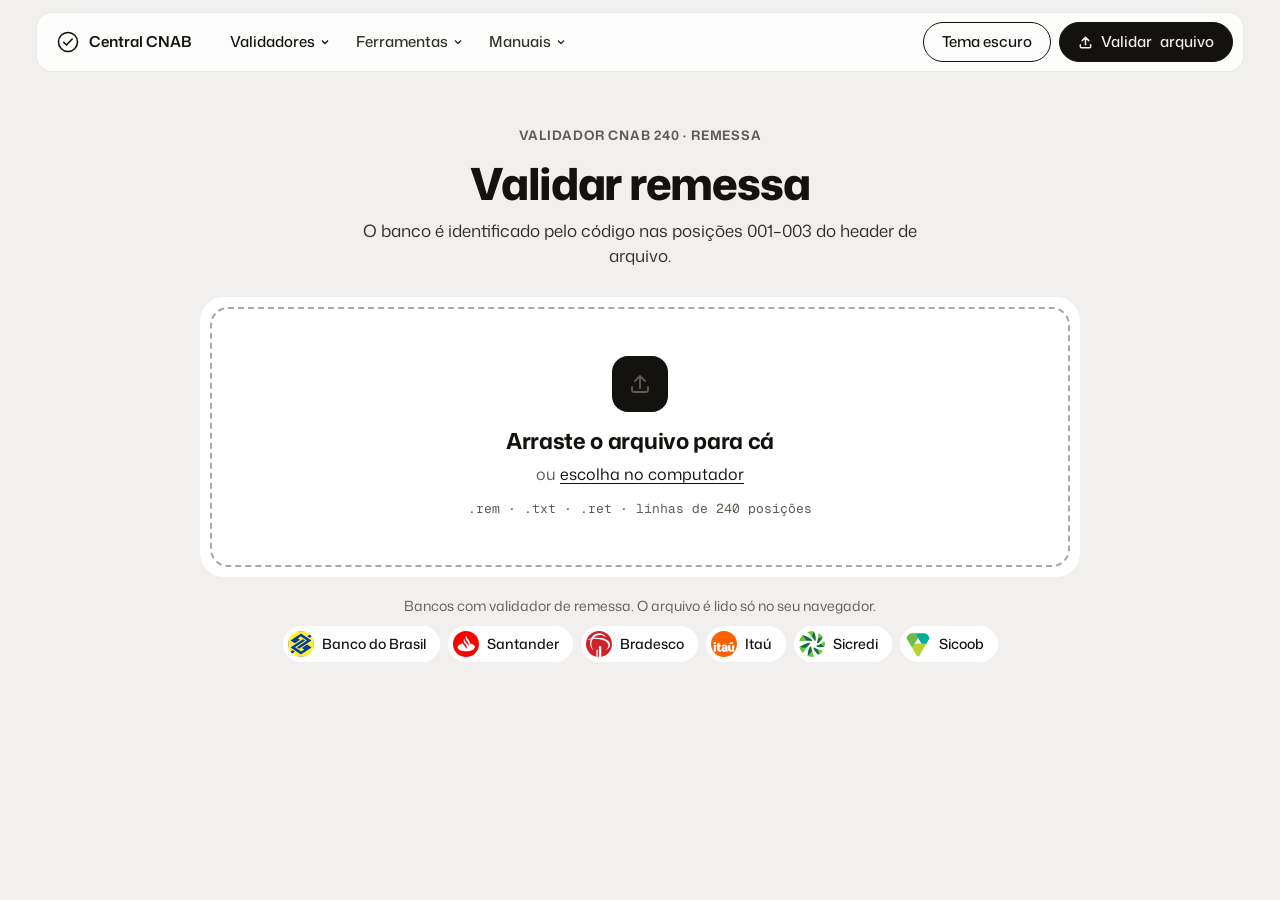
<file: Validador_CNAB240_BancoDoBrasil.html>
<!DOCTYPE html>
<html lang="pt-BR">
<head>
<meta charset="UTF-8">
<title>Validador CNAB240 — Banco do Brasil</title>
<!-- O validador de cada banco agora é um só: Validador_CNAB240.html, que reconhece
     o banco pelo header do arquivo. As regras do Banco do Brasil estão em validadores/001-bb.js.
     Esta página só existe para não quebrar endereços e favoritos antigos. -->
<script>location.replace(window.self === window.top ? 'index.html#bb' : 'Validador_CNAB240.html#banco=001');</script>
<meta http-equiv="refresh" content="0; url=index.html#bb">
</head>
<body>
<p>O validador do Banco do Brasil agora fica na <a href="index.html#bb">Central CNAB240</a>.</p>
</body>
</html>
</file>
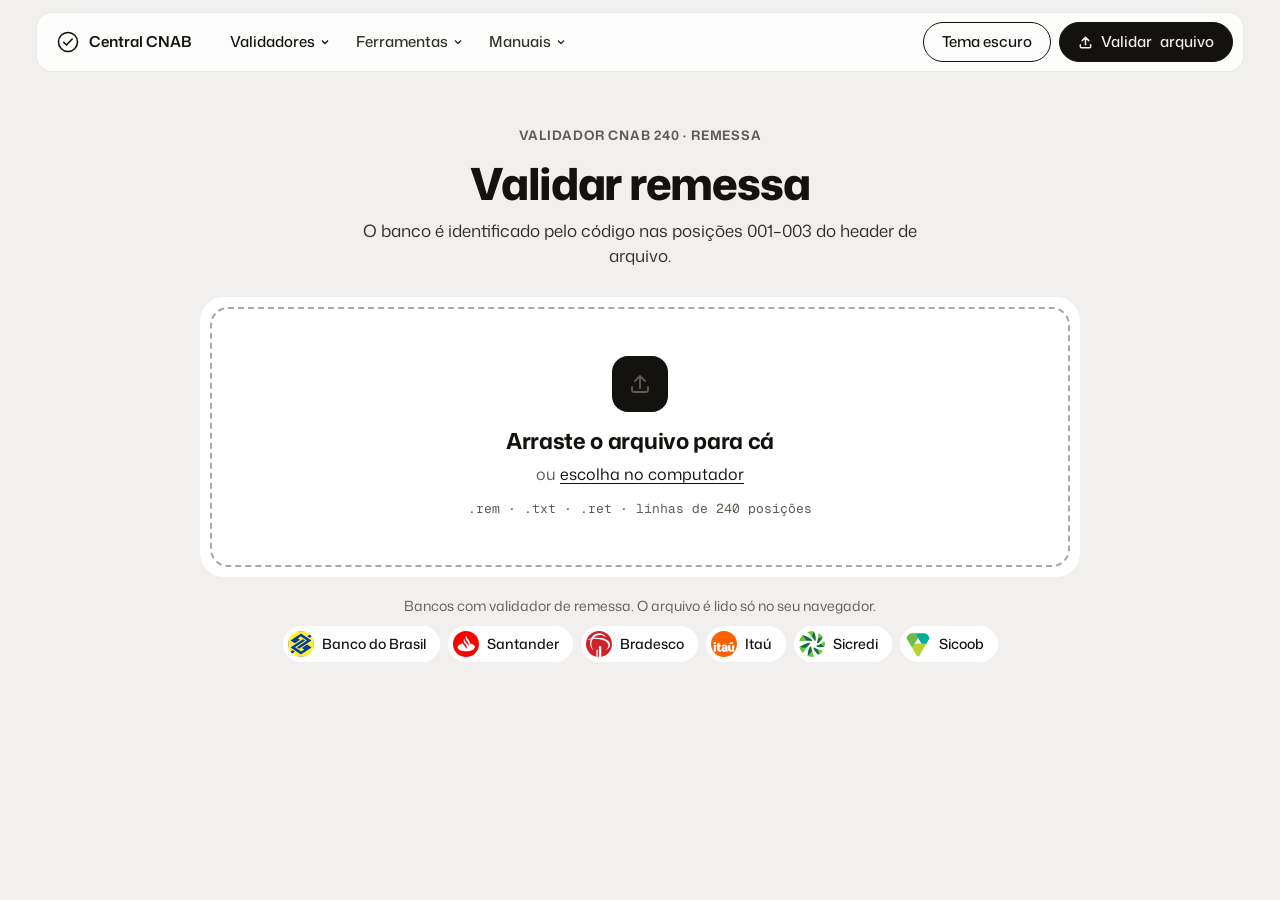
<file: Validador_CNAB240_Bradesco_Multipag.html>
<!DOCTYPE html>
<html lang="pt-BR">
<head>
<meta charset="UTF-8">
<title>Validador CNAB240 — Bradesco</title>
<!-- O validador de cada banco agora é um só: Validador_CNAB240.html, que reconhece
     o banco pelo header do arquivo. As regras do Bradesco estão em validadores/237-bradesco.js.
     Esta página só existe para não quebrar endereços e favoritos antigos. -->
<script>location.replace(window.self === window.top ? 'index.html#bradesco' : 'Validador_CNAB240.html#banco=237');</script>
<meta http-equiv="refresh" content="0; url=index.html#bradesco">
</head>
<body>
<p>O validador do Bradesco agora fica na <a href="index.html#bradesco">Central CNAB240</a>.</p>
</body>
</html>
</file>
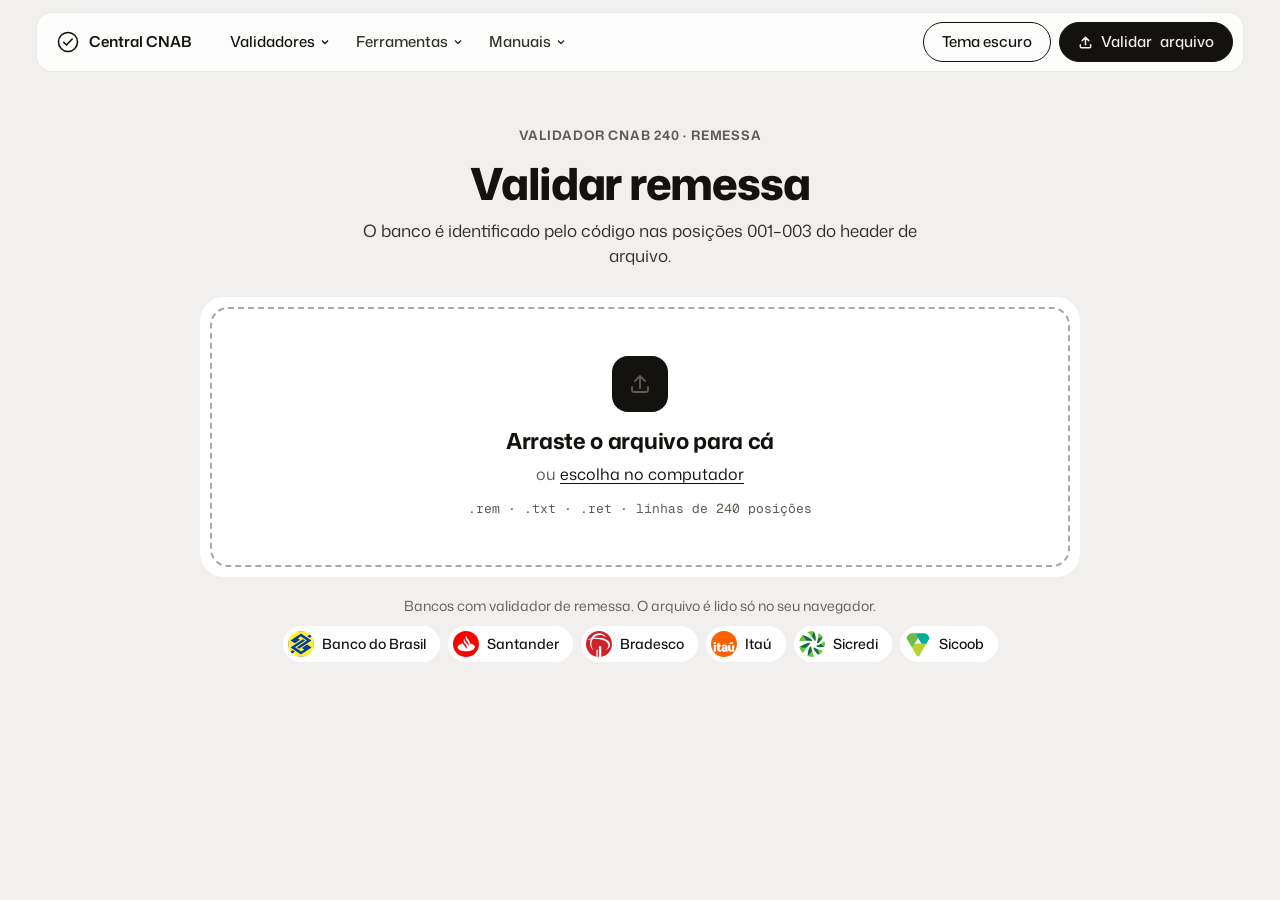
<file: Validador_CNAB240_Itau.html>
<!DOCTYPE html>
<html lang="pt-BR">
<head>
<meta charset="UTF-8">
<title>Validador CNAB240 — Itaú</title>
<!-- O validador de cada banco agora é um só: Validador_CNAB240.html, que reconhece
     o banco pelo header do arquivo. As regras do Itaú estão em validadores/341-itau.js.
     Esta página só existe para não quebrar endereços e favoritos antigos. -->
<script>location.replace(window.self === window.top ? 'index.html#itau' : 'Validador_CNAB240.html#banco=341');</script>
<meta http-equiv="refresh" content="0; url=index.html#itau">
</head>
<body>
<p>O validador do Itaú agora fica na <a href="index.html#itau">Central CNAB240</a>.</p>
</body>
</html>
</file>
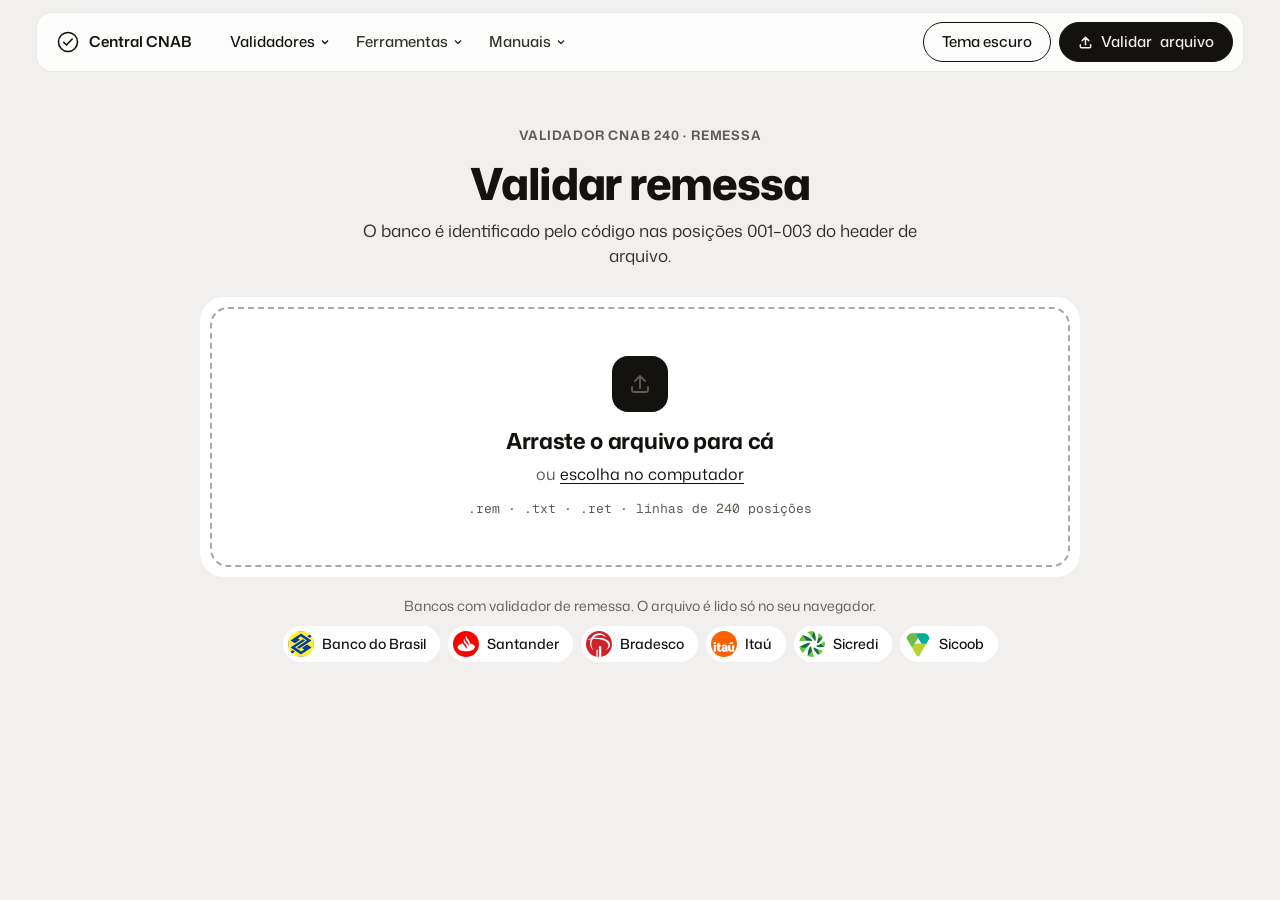
<file: Validador_CNAB240_Santander.html>
<!DOCTYPE html>
<html lang="pt-BR">
<head>
<meta charset="UTF-8">
<title>Validador CNAB240 — Santander</title>
<!-- O validador de cada banco agora é um só: Validador_CNAB240.html, que reconhece
     o banco pelo header do arquivo. As regras do Santander estão em validadores/033-santander.js.
     Esta página só existe para não quebrar endereços e favoritos antigos. -->
<script>location.replace(window.self === window.top ? 'index.html#santander' : 'Validador_CNAB240.html#banco=033');</script>
<meta http-equiv="refresh" content="0; url=index.html#santander">
</head>
<body>
<p>O validador do Santander agora fica na <a href="index.html#santander">Central CNAB240</a>.</p>
</body>
</html>
</file>
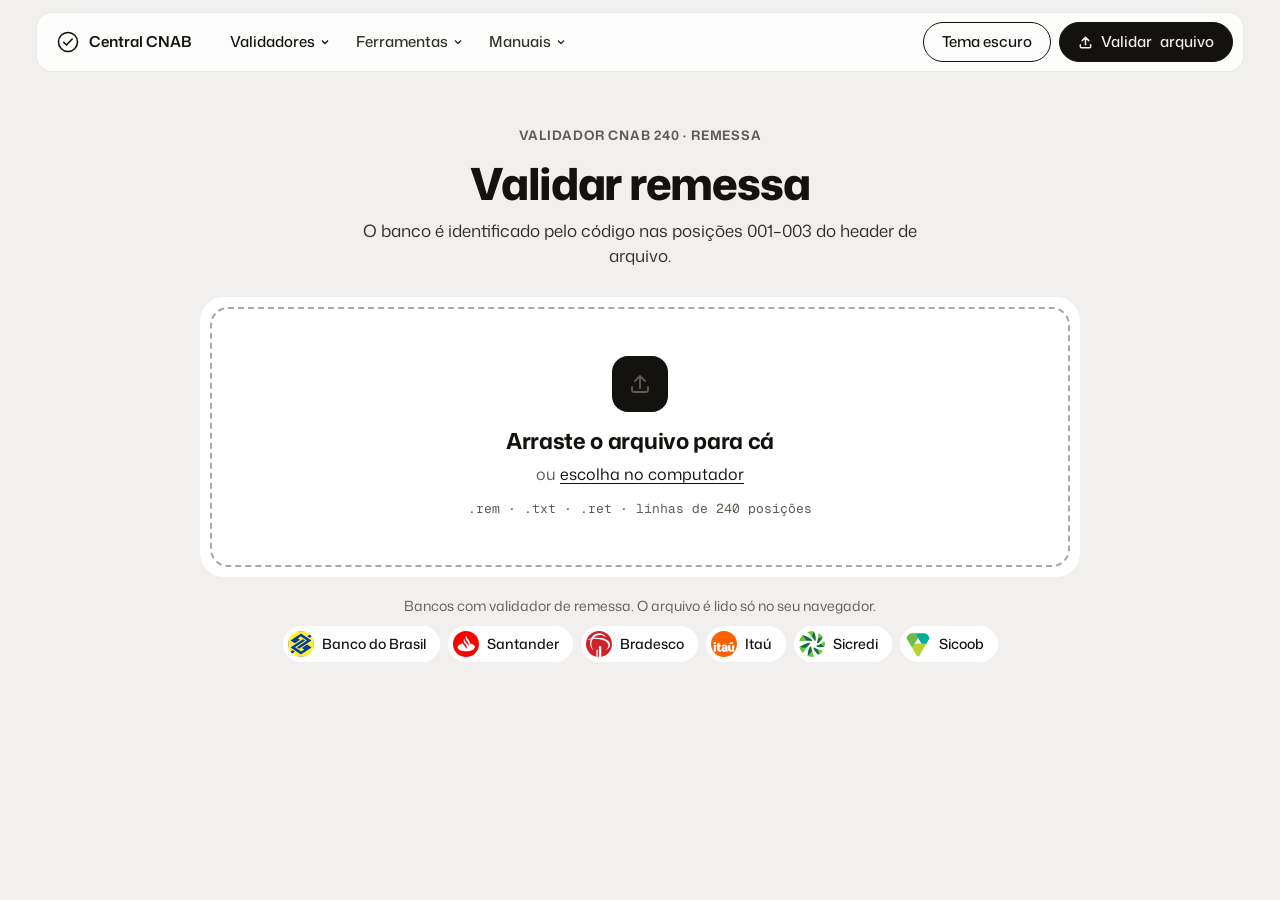
<file: Validador_CNAB240_Sicoob.html>
<!DOCTYPE html>
<html lang="pt-BR">
<head>
<meta charset="UTF-8">
<title>Validador CNAB240 — Sicoob</title>
<!-- O validador de cada banco agora é um só: Validador_CNAB240.html, que reconhece
     o banco pelo header do arquivo. As regras do Sicoob estão em validadores/756-sicoob.js.
     Esta página só existe para não quebrar endereços e favoritos antigos. -->
<script>location.replace(window.self === window.top ? 'index.html#sicoob' : 'Validador_CNAB240.html#banco=756');</script>
<meta http-equiv="refresh" content="0; url=index.html#sicoob">
</head>
<body>
<p>O validador do Sicoob agora fica na <a href="index.html#sicoob">Central CNAB240</a>.</p>
</body>
</html>
</file>
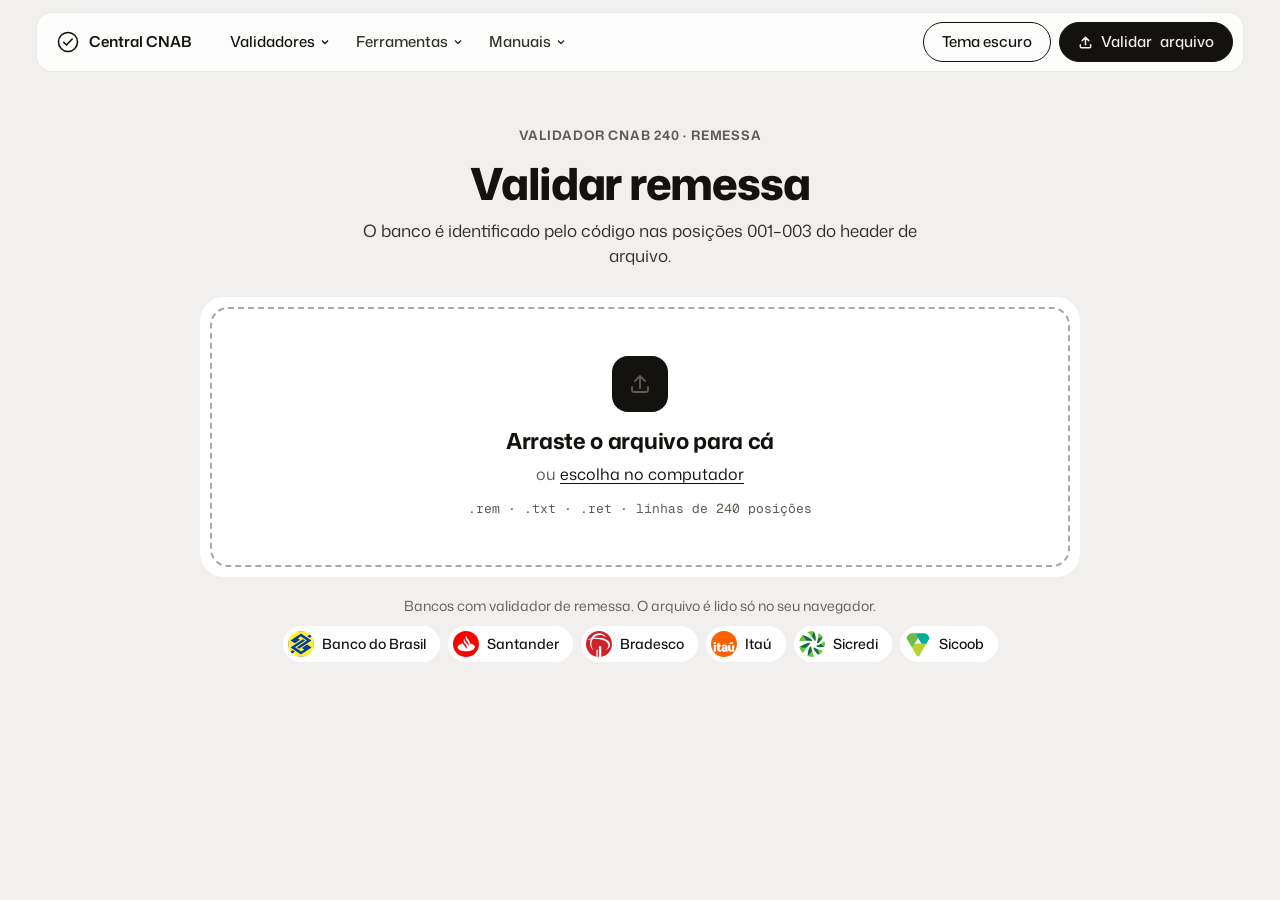
<file: Validador_CNAB240_Sicredi - v2 1.html>
<!DOCTYPE html>
<html lang="pt-BR">
<head>
<meta charset="UTF-8">
<title>Validador CNAB240 — Sicredi</title>
<!-- O validador de cada banco agora é um só: Validador_CNAB240.html, que reconhece
     o banco pelo header do arquivo. As regras do Sicredi estão em validadores/748-sicredi.js.
     Esta página só existe para não quebrar endereços e favoritos antigos. -->
<script>location.replace(window.self === window.top ? 'index.html#sicredi' : 'Validador_CNAB240.html#banco=748');</script>
<meta http-equiv="refresh" content="0; url=index.html#sicredi">
</head>
<body>
<p>O validador do Sicredi agora fica na <a href="index.html#sicredi">Central CNAB240</a>.</p>
</body>
</html>
</file>
<file: assets/ui.css>
/* Sistema visual único da Central de Validadores CNAB240.
 *
 * Todas as páginas (central, validadores, Preenchedor e Retorno) usam este
 * arquivo. Cada página só define a cor do banco:
 *
 *   <link rel="stylesheet" href="assets/ui.css">
 *   <style>:root{--bk:#EC0000;--bkc:#fff}</style>
 *
 *   --bk   cor do banco
 *   --bkc  cor do texto sobre --bk (branco ou a tinta, o que der contraste)
 *
 * Tema: assets/tema.js põe data-theme="light|dark" no <html>.
 *
 * O chão, as linhas e os destaques são derivados de --bk, então cada página
 * assume o tom do banco, no claro e no escuro.
 * Tipos: Mona Sans para a interface, Geist Mono só para dados do arquivo
 * (posições, bytes, valores). Raio 4/6/8. Espaços na escala 4-8-12-16-24-32-48.
 */

:root{
  --bk:#16140f; --bkc:#fff;

  /* O chão, as linhas e a tinta levam um pouco da cor do banco (--bk). */
  color-scheme:light;
  --bg:color-mix(in srgb,var(--bk) 4%,#faf9f7);
  --cd:#ffffff;
  --cd2:color-mix(in srgb,var(--bk) 3%,#ffffff);
  --br:color-mix(in srgb,var(--bk) 13%,#e9e6e0);
  --br2:color-mix(in srgb,var(--bk) 20%,#d2cec6);
  --tx:color-mix(in srgb,var(--bk) 9%,#14120e);
  --txm:color-mix(in srgb,var(--bk) 9%,#35322b);
  --txd:color-mix(in srgb,var(--bk) 10%,#69645a);
  /* destaque: a cor do banco escurecida até dar leitura como texto; --acc é o texto sobre ela */
  --ac:color-mix(in srgb,var(--bk) 58%,#000);
  --acc:#ffffff;

  /* estados */
  --ok:#18794e; --okb:rgba(24,121,78,.08);  --okm:rgba(24,121,78,.24);
  --wa:#8f5b00; --wab:rgba(143,91,0,.09);   --wam:rgba(143,91,0,.28);
  --er:#c22532; --erb:rgba(194,37,50,.07);  --erm:rgba(194,37,50,.30);
  --in:#0b5cad; --inb:rgba(11,92,173,.08);
  --mu:#6b665c; --mub:rgba(107,102,92,.10);

  --r-sm:4px; --r-md:6px; --r-lg:8px;
  --sans:'Mona Sans','Segoe UI',system-ui,-apple-system,sans-serif;
  --mono:'Geist Mono',ui-monospace,'Cascadia Mono',Consolas,monospace;
  --ease:cubic-bezier(.2,.7,.2,1);
}

*{margin:0;padding:0;box-sizing:border-box;}
html{-webkit-text-size-adjust:100%;}
body{background:var(--bg);color:var(--tx);font-family:var(--sans);font-size:14px;line-height:1.5;min-height:100vh;overflow-x:hidden;-webkit-font-smoothing:antialiased;}
button,input,select{font:inherit;color:inherit;}
button{cursor:pointer;}
:focus-visible{outline:2px solid var(--ac);outline-offset:2px;}
.hidden{display:none !important;}
.muted{color:var(--txd);}

/* ───── Cabeçalho da página ───── */
header{position:relative;z-index:10;display:flex;align-items:center;justify-content:space-between;gap:12px 24px;flex-wrap:wrap;min-height:64px;padding:12px max(32px,calc(50% - 560px));background:var(--cd);border-bottom:3px solid var(--bk);}
.logo{display:flex;align-items:center;gap:12px;min-width:0;margin-right:auto;}
.bank-logo{width:32px;height:32px;object-fit:contain;border-radius:var(--r-md);flex-shrink:0;}
.bank-logo[hidden]{display:none;}
.lt{min-width:0;}
.lt h1{font-weight:600;font-size:16px;line-height:1.3;letter-spacing:-.005em;}
.lt h1 .muted{font-weight:500;}
.lt p{font-size:13px;color:var(--txd);line-height:1.4;}
.htag{font-size:13px;color:var(--txd);text-align:right;}

/* ───── Corpo ───── */
.wrap{position:relative;z-index:1;max-width:1184px;margin:0 auto;padding:32px 32px 64px;}

/* ───── Botões: um principal (cor do banco), um secundário ───── */
.bup,.btn-gen{display:inline-flex;align-items:center;justify-content:center;gap:8px;height:44px;padding:0 20px;background:var(--bk);color:var(--bkc);border:none;border-radius:var(--r-md);font-weight:600;font-size:14px;transition:background-color .15s var(--ease),transform .1s var(--ease);}
.bup:hover,.btn-gen:hover:not(:disabled){background:color-mix(in srgb,var(--bk) 86%,#000);}
.bup:active,.btn-gen:active:not(:disabled){transform:translateY(1px);}
.btn-gen:disabled{background:var(--br);color:var(--txd);cursor:not-allowed;}
.bup svg,.btn-gen svg,.brs svg,.bcp svg,.bcsv svg,.cnabdoc-btn svg{width:16px;height:16px;flex-shrink:0;}

.brs,.bcp,.bcsv,.smore button,.cnabdoc-btn{display:inline-flex;align-items:center;justify-content:center;gap:8px;height:36px;padding:0 14px;background:var(--cd);color:var(--tx);border:1px solid var(--br2);border-radius:var(--r-md);font-weight:500;font-size:13px;white-space:nowrap;transition:border-color .15s var(--ease),background-color .15s var(--ease),transform .1s var(--ease);}
.brs:hover,.bcp:hover,.bcsv:hover,.smore button:hover,.cnabdoc-btn:hover,.cnabdoc-btn[aria-expanded="true"]{border-color:var(--tx);background:var(--cd2);}
.brs:active,.bcp:active,.bcsv:active,.smore button:active,.cnabdoc-btn:active{transform:translateY(1px);}
.brs,.bcsv{margin-left:auto;}

/* ───── Área de envio ───── */
.dz{border:1.5px dashed var(--br2);border-radius:var(--r-lg);padding:64px 32px;text-align:center;cursor:pointer;background:var(--cd);transition:border-color .15s var(--ease),background-color .15s var(--ease);}
.dz:hover,.dz.over{border-color:var(--ac);}
.dz.over{background:var(--cd2);}
.bank-logo-large{display:block;width:56px;height:56px;margin:0 auto 20px;object-fit:contain;border-radius:12px;}
.bank-logo-large[hidden]{display:none;}
.dz h2{font-weight:600;font-size:22px;line-height:1.25;letter-spacing:-.015em;margin-bottom:8px;}
.dz p{max-width:84ch;margin:0 auto;font-size:14px;color:var(--txd);line-height:1.6;text-wrap:balance;}
.dz p strong{color:var(--ac);font-weight:500;}
.dz .bup{margin-top:24px;}
#fi{display:none;}

#pb{display:none;margin-top:24px;}
.pt{height:3px;background:var(--br);border-radius:2px;overflow:hidden;}
.pf{height:100%;background:var(--bk);border-radius:2px;width:0%;transition:width .3s var(--ease);}
#pb p{margin-top:8px;font-size:13px;color:var(--txd);text-align:center;}

/* ───── Resultado ───── */
#sum,#res{display:none;margin-top:24px;animation:rise .32s var(--ease) both;}
@keyframes rise{from{opacity:0;transform:translateY(8px);}to{opacity:1;transform:none;}}

.fb{display:flex;align-items:center;flex-wrap:wrap;gap:6px 16px;min-height:52px;background:var(--cd);border:1px solid var(--br);border-radius:var(--r-lg);padding:8px 8px 8px 16px;margin-bottom:16px;font-size:13px;}
.fb .dot{width:8px;height:8px;border-radius:50%;background:var(--ok);flex-shrink:0;}
.fb .dot.er{background:var(--er);}
.fb .fn{font-family:var(--mono);font-weight:600;color:var(--tx);word-break:break-all;}
.fb .fm{color:var(--txd);}

/* veredito */
.vd{display:flex;align-items:flex-start;gap:16px;border:1px solid var(--br);border-radius:var(--r-lg);padding:20px 24px;margin-bottom:16px;background:var(--cd);}
.vd.vok,.vd.ok{background:var(--okb);border-color:var(--okm);}
.vd.ver,.vd.er{background:var(--erb);border-color:var(--erm);}
.vd.vwa,.vd.wa{background:var(--wab);border-color:var(--wam);}
.vd .vi{display:flex;align-items:center;justify-content:center;width:36px;height:36px;flex-shrink:0;border-radius:50%;background:var(--txd);color:var(--cd);font-size:17px;font-weight:600;line-height:1;}
.vd.vok .vi,.vd.ok .vi{background:var(--ok);}
.vd.ver .vi,.vd.er .vi{background:var(--er);}
.vd.vwa .vi,.vd.wa .vi{background:var(--wa);}
.vd strong{display:block;font-weight:600;font-size:18px;line-height:1.3;letter-spacing:-.01em;color:var(--tx);margin-bottom:2px;}
.vd p{font-size:14px;color:var(--txm);line-height:1.55;}
.vd .vk{font-size:13px;font-weight:500;color:var(--txd);margin-bottom:2px;}

/* números */
.sg{display:grid;grid-template-columns:repeat(auto-fit,minmax(180px,1fr));gap:12px;margin-bottom:16px;}
.sc{background:var(--cd);border:1px solid var(--br);border-radius:var(--r-lg);padding:16px 20px;}
.sl{display:flex;align-items:center;gap:8px;font-size:13px;font-weight:500;color:var(--txd);margin-bottom:4px;}
.sl::before{content:'';width:8px;height:8px;border-radius:50%;background:var(--br2);flex-shrink:0;}
.sc.ok .sl::before{background:var(--ok);}
.sc.er .sl::before{background:var(--er);}
.sc.wa .sl::before{background:var(--wa);}
.sc.in .sl::before{background:var(--in);}
.sv{font-weight:500;font-size:32px;line-height:1.2;letter-spacing:-.02em;color:var(--tx);}
.ss{font-size:13px;color:var(--txd);margin-top:2px;}

/* abas */
.tabs{display:flex;gap:4px;box-shadow:inset 0 -1px 0 var(--br);margin:32px 0 24px;overflow-x:auto;overflow-y:hidden;scrollbar-width:none;}
.tb{padding:10px 14px;font-size:14px;font-weight:500;color:var(--txd);background:transparent;border:none;border-bottom:2px solid transparent;white-space:nowrap;transition:color .15s var(--ease),border-color .15s var(--ease);}
.tb:hover{color:var(--tx);}
.tb.act{color:var(--ac);border-bottom-color:var(--ac);}
.tp{display:none;}
.tp.act{display:block;}

.sh{display:flex;align-items:center;justify-content:space-between;gap:12px;margin-bottom:12px;}
.st{display:flex;align-items:center;gap:8px;font-weight:600;font-size:16px;letter-spacing:-.005em;}
.badge{font-family:var(--mono);font-size:12px;font-weight:500;color:var(--txm);background:var(--cd);border:1px solid var(--br);border-radius:var(--r-sm);padding:1px 7px;}

/* filtros */
.flb{display:flex;gap:6px;margin-bottom:12px;flex-wrap:wrap;align-items:center;}
.btn{height:32px;padding:0 12px;border-radius:var(--r-md);border:1px solid var(--br2);background:var(--cd);font-size:13px;font-weight:500;color:var(--txm);white-space:nowrap;transition:border-color .15s var(--ease),background-color .15s var(--ease),color .15s var(--ease),transform .1s var(--ease);}
.btn:hover{border-color:var(--ac);color:var(--ac);}
.btn:active{transform:translateY(1px);}
.btn.act{background:var(--ac);border-color:var(--ac);color:var(--acc);}
.btn.be.act{background:var(--er);border-color:var(--er);}
.btn.bw.act{background:var(--wa);border-color:var(--wa);}
.btn.bo.act{background:var(--ok);border-color:var(--ok);}
.fltex{margin-left:auto;font-size:13px;color:var(--txm);display:flex;align-items:center;gap:8px;}
.fltex label{display:flex;align-items:center;gap:8px;cursor:pointer;user-select:none;}
input[type="checkbox"]{width:16px;height:16px;accent-color:var(--ac);}

/* etiquetas de estado (um só desenho) */
.esv,.fcsvtag,.rs,.pill,.tag-novalid,.tag-derived{display:inline-block;font-size:12px;font-weight:600;line-height:20px;padding:0 8px;border-radius:var(--r-sm);white-space:nowrap;background:var(--mub);color:var(--mu);}
.sERROR,.sER,.fcsvtag.er,.rse,.pill.er{background:var(--erb);color:var(--er);}
.sWARN,.sWA,.fcsvtag.wa,.pill.wa,.tag-novalid{background:var(--wab);color:var(--wa);}
.sOK,.rso,.pill.ok{background:var(--okb);color:var(--ok);}
.pill.in,.tag-derived{background:var(--inb);color:var(--in);}
.pill.mu{background:var(--mub);color:var(--mu);}
/* a severidade vem do script em maiúsculas (ERROR, AVISO…): mostra em caixa normal */
.esv,.fcsvtag{text-transform:lowercase;}
.esv::first-letter,.fcsvtag::first-letter{text-transform:uppercase;}
.sERROR,.sWARN{font-size:0;text-transform:none;}
.sERROR::after{content:'Erro';font-size:12px;}
.sWARN::after{content:'Aviso';font-size:12px;}
.sOK{text-transform:none;}

/* lista de ocorrências: uma só caixa, linhas separadas por fio */
#el,.rtree{background:var(--cd);border:1px solid var(--br);border-radius:var(--r-lg);overflow:hidden;}
.ei{display:grid;grid-template-columns:64px 64px 132px 1fr;align-items:start;gap:12px;padding:12px 16px;transition:background-color .12s var(--ease);}
.ei + .ei,.ri + .ri{border-top:1px solid var(--br);}
.ei:hover,.ri:hover{background:var(--cd2);}
.eln{font-family:var(--mono);font-size:13px;color:var(--txd);line-height:20px;}
.esg{font-size:12px;font-weight:500;color:var(--txd);line-height:20px;}
.emg{font-size:14px;color:var(--tx);line-height:1.5;overflow-wrap:anywhere;}

/* estrutura do arquivo */
.ri{display:flex;align-items:center;gap:12px;padding:10px 16px;font-size:14px;color:var(--txm);transition:background-color .12s var(--ease);}
.ri.i1{padding-left:40px;}
.ri.i2{padding-left:64px;}
.rd{width:8px;height:8px;border-radius:50%;flex-shrink:0;}
.rd.ok{background:var(--ok);}
.rd.er{background:var(--er);}
.rs{font-family:var(--mono);}

.empty{text-align:center;padding:48px 16px;color:var(--txd);font-size:14px;}
.empty .bi{display:block;font-size:24px;line-height:1;margin-bottom:12px;color:var(--br2);}
.empty strong{display:block;font-weight:500;font-size:15px;color:var(--txm);}

/* nota explicativa */
.ibox,.warn,.banner{background:var(--cd);border:1px solid var(--br);border-radius:var(--r-lg);padding:16px 20px;font-size:14px;color:var(--txm);line-height:1.65;margin-bottom:16px;}
.ibox strong{color:var(--tx);font-weight:600;}
.warn{background:var(--wab);border-color:var(--wam);}

/* ───── Inspeção de campos ───── */
.fpw{display:flex;flex-direction:column;gap:8px;}
.okr{display:flex;align-items:center;gap:12px;flex-wrap:wrap;background:var(--cd);border:1px solid var(--br);border-radius:var(--r-md);padding:8px 12px 8px 16px;font-size:14px;transition:background-color .12s var(--ease);}
.okr:hover{background:var(--cd2);}
.okdot{width:8px;height:8px;border-radius:50%;background:var(--ok);flex-shrink:0;}
.oln{font-family:var(--mono);font-size:13px;color:var(--txd);min-width:52px;}
.osg{font-size:12px;font-weight:500;line-height:20px;padding:0 8px;border-radius:var(--r-sm);background:var(--mub);color:var(--txm);white-space:nowrap;flex-shrink:0;}
.onm{flex:1;color:var(--tx);min-width:120px;}
.ops,.fcps{font-family:var(--mono);font-size:12px;color:var(--txd);white-space:nowrap;flex-shrink:0;}
.ovw{display:flex;align-items:center;gap:8px;flex-shrink:0;}
.ovl{font-family:var(--mono);font-size:13px;line-height:22px;color:var(--ok);background:var(--okb);padding:0 8px;border-radius:var(--r-sm);max-width:240px;overflow:hidden;text-overflow:ellipsis;white-space:nowrap;}
.ock{color:var(--ok);font-size:13px;font-weight:600;}

.fcc{background:var(--cd);border:1px solid var(--br);border-radius:var(--r-lg);overflow:hidden;}
.fch{display:flex;align-items:center;flex-wrap:wrap;gap:8px 12px;padding:12px 16px;border-bottom:1px solid var(--br);}
.fcnm{font-weight:600;font-size:15px;color:var(--tx);flex:1;min-width:160px;}
.fcmt{font-size:13px;color:var(--txd);margin-left:auto;white-space:nowrap;}
.fcbody{padding:16px;overflow-x:auto;}

/* fita de bytes */
.tsec{display:inline-flex;flex-direction:column;max-width:100%;}
.tsec .trow{display:flex;align-items:stretch;}
.tlbl{width:88px;min-width:88px;flex-shrink:0;display:flex;align-items:center;padding-right:8px;font-size:13px;font-weight:500;white-space:nowrap;}
.tlbl.lp{font-family:var(--mono);font-size:11px;font-weight:400;color:var(--txd);}
.tlbl.la{color:var(--er);}
.tlbl.lm{color:var(--ok);}
.tcells{display:flex;gap:2px;flex-wrap:nowrap;}
.tpc{width:28px;min-width:28px;font-family:var(--mono);font-size:11px;color:var(--txd);text-align:center;padding:0 0 4px;user-select:none;line-height:1.3;}
.tc{width:28px;min-width:28px;height:32px;display:flex;align-items:center;justify-content:center;font-family:var(--mono);font-size:14px;font-weight:500;border-radius:var(--r-sm);border:1px solid transparent;}
.tc.ts{background:var(--cd2);border-color:var(--br);color:var(--txm);}
.tc.td{background:var(--erb);border-color:var(--er);color:var(--er);}
.tc.tfs{background:var(--okb);border-color:var(--okm);color:var(--txm);}
.tc.tfd{background:var(--okm);border-color:var(--ok);color:var(--ok);}
.tc.tsp{font-size:0;position:relative;}
.tc.tsp::after{content:'·';font-size:14px;color:var(--br2);}
.tc.ttr{background:transparent;border:none;color:var(--txd);letter-spacing:-2px;}
.tgap{height:4px;}
.tleg{font-size:13px;color:var(--txd);margin-top:12px;display:flex;gap:16px;align-items:center;flex-wrap:wrap;}
.tlegdot{display:inline-block;width:12px;height:12px;border-radius:3px;vertical-align:-2px;margin-right:6px;}

/* comparação em texto (campos longos) */
.tcw{display:grid;grid-template-columns:1fr 32px 1fr;align-items:start;}
.tcc{display:flex;flex-direction:column;gap:6px;min-width:0;}
.tclbl{font-size:13px;font-weight:500;}
.tclbl.la{color:var(--er);}
.tclbl.lm{color:var(--ok);}
.tclbl.lk{color:var(--txd);}
.tcv{font-family:var(--mono);font-size:13px;padding:10px 12px;border-radius:var(--r-md);line-height:1.5;word-break:break-all;border:1px solid var(--br);}
.tvat{background:var(--erb);color:var(--er);border-color:var(--erm);}
.tvfi{background:var(--okb);color:var(--ok);border-color:var(--okm);}
.tvok{background:var(--cd2);color:var(--txm);}
.tvds{background:var(--inb);color:var(--in);border-color:transparent;font-family:var(--sans);}
.tvem{color:var(--txd);font-style:italic;background:var(--cd2);border-style:dashed;}
.tcarr{display:flex;align-items:center;justify-content:center;color:var(--txd);font-size:16px;padding-top:36px;}
.fcrule{display:flex;align-items:flex-start;gap:8px;padding:12px 16px;background:var(--cd2);border-top:1px solid var(--br);font-size:14px;color:var(--txm);line-height:1.55;}
.fcrule strong{color:var(--tx);font-weight:600;}
.fcri{flex-shrink:0;color:var(--txd);}
.fcrt{flex:1;}
.smore{text-align:center;padding:24px 16px 8px;}
.smore p{font-size:13px !important;color:var(--txd);margin-bottom:12px !important;}

/* ───── Retorno: caixas e tabelas ───── */
.box{background:var(--cd);border:1px solid var(--br);border-radius:var(--r-lg);padding:20px 24px;margin-bottom:16px;}
.box h3{font-weight:600;font-size:16px;letter-spacing:-.005em;margin-bottom:12px;}
.evl{list-style:none;display:flex;flex-direction:column;gap:10px;}
.evl li{display:grid;grid-template-columns:20px 1fr;gap:8px;font-size:14px;line-height:1.55;color:var(--txm);}
.evl .eic{font-weight:600;}
.evl .eic.mov{color:var(--ok);}
.evl .eic.cri{color:var(--wa);}
.evl .eic.neu{color:var(--txd);}
.evl .ref,.sub{display:block;font-size:12px;color:var(--txd);margin-top:2px;}
.tw{overflow-x:auto;background:var(--cd);border:1px solid var(--br);border-radius:var(--r-lg);margin-bottom:16px;}
.box .tw{margin:0;}
table{border-collapse:collapse;width:100%;font-size:13px;}
.tw:has(#tbody) table{min-width:1080px;}
th{font-size:12px;font-weight:500;color:var(--txd);text-align:left;padding:10px 12px;border-bottom:1px solid var(--br);background:var(--cd2);white-space:nowrap;}
td{padding:10px 12px;border-bottom:1px solid var(--br);vertical-align:top;color:var(--txm);line-height:1.5;}
tr:last-child td{border-bottom:none;}
tbody tr{transition:background-color .12s var(--ease);}
tbody tr:hover{background:var(--cd2);}
td.n{text-align:right;white-space:nowrap;font-family:var(--mono);}
td.nw{white-space:nowrap;}
td.empty{padding:32px 16px;}
.oc{display:block;white-space:nowrap;}
.oc b{display:inline-block;min-width:24px;font-family:var(--mono);font-weight:600;color:var(--tx);}
.oc span{white-space:normal;}
.aut{display:block;max-width:220px;font-family:var(--mono);font-size:12px;word-break:break-all;}
details.guia{background:var(--cd);border:1px solid var(--br);border-radius:var(--r-lg);padding:16px 24px;margin-top:24px;font-size:14px;line-height:1.65;color:var(--txm);}
details.guia summary{cursor:pointer;font-weight:600;font-size:15px;color:var(--tx);}
details.guia[open] summary{margin-bottom:4px;}
details.guia h4{font-weight:600;font-size:14px;margin:16px 0 2px;color:var(--tx);}
details.guia p{margin-top:8px;max-width:88ch;}
details.guia b{color:var(--tx);font-weight:600;}
details.guia .tw{margin:16px 0 8px;}

/* ───── Preenchedor ───── */
/* Faixa do banco: para qual banco a remessa está sendo gerada + troca de banco.
   Os botões de manuais e de tema são anexados ao <header> pelos scripts. */
/* Texto sempre branco; o degradê escurece o tom do banco para dar leitura
   mesmo em cores claras (ex.: laranja do Itaú). */
/* --bkh é a cor do banco já escurecida pelo script até o branco ter contraste
   de 4.5:1 — sem isso, bancos de cor clara (o amarelo do BB) ficariam ilegíveis. */
header.hero{justify-content:flex-start;gap:12px 20px;padding-top:20px;padding-bottom:20px;background:linear-gradient(135deg,var(--bkh,var(--bk)),color-mix(in srgb,var(--bkh,var(--bk)) 80%,#000));color:#fff;border-bottom:none;}
header.hero :focus-visible{outline-color:#fff;}
.hlogo{display:flex;align-items:center;justify-content:center;width:56px;height:56px;flex-shrink:0;background:#fff;border-radius:var(--r-lg);overflow:hidden;}
.hlogo img{width:100%;height:100%;object-fit:contain;}
.hlogo img[hidden],.hlogo b[hidden],.bsw-item .mlogo b:empty{display:none;}
/* banco sem logo no repositório: mostra o código */
.hlogo b,.bsw-item .mlogo b{font-family:var(--mono);font-size:15px;font-weight:600;color:var(--tx);}
.bsw-item .mlogo b{font-size:12px;}
.ht{min-width:0;margin-right:auto;}
.ht .hk{font-size:13px;font-weight:500;}
.ht h1{font-weight:600;font-size:26px;line-height:1.2;letter-spacing:-.015em;}
.ht .hp{font-size:13px;font-weight:500;}

.bsw{position:relative;}
.bsw-btn{display:inline-flex;align-items:center;gap:8px;height:44px;padding:0 16px 0 20px;background:var(--cd);color:var(--tx);border:1px solid transparent;border-radius:var(--r-md);font-weight:600;font-size:14px;transition:background-color .15s var(--ease),transform .1s var(--ease);}
.bsw-btn svg{width:16px;height:16px;flex-shrink:0;transition:transform .15s var(--ease);}
.bsw-btn[aria-expanded="true"] svg{transform:rotate(180deg);}
.bsw-btn:hover:not(:disabled){background:var(--cd2);}
.bsw-btn:active:not(:disabled){transform:translateY(1px);}
.bsw-btn:disabled{opacity:.6;cursor:not-allowed;}
.bsw-menu{position:absolute;right:0;top:calc(100% + 8px);z-index:1000;width:340px;max-width:calc(100vw - 32px);max-height:min(70vh,520px);overflow:auto;background:var(--cd);color:var(--tx);border:1px solid var(--br2);border-radius:var(--r-lg);box-shadow:0 12px 32px rgba(22,20,15,.16);padding:6px;}
.bsw-menu[hidden]{display:none;}
.bsw-item{display:flex;align-items:center;gap:12px;width:100%;padding:8px 10px;background:none;border:none;border-radius:var(--r-md);text-align:left;transition:background-color .12s var(--ease);}
.bsw-item:hover{background:var(--cd2);}
.bsw-item:focus-visible{outline-color:var(--ac);}
.bsw-item .mlogo{display:flex;align-items:center;justify-content:center;width:36px;height:36px;flex-shrink:0;background:#fff;border:1px solid var(--br);border-radius:var(--r-md);overflow:hidden;}
.bsw-item .mlogo img{width:100%;height:100%;object-fit:contain;}
.bsw-item .mt{flex:1;min-width:0;}
.bsw-item strong{display:block;font-weight:600;font-size:14px;line-height:1.3;}
.bsw-item small{display:block;font-size:13px;color:var(--txd);overflow-wrap:anywhere;}
.bsw-item.on{background:color-mix(in srgb,var(--bk) 9%,var(--cd));}
.bsw-item.on::after{content:'✓';font-weight:600;color:var(--ac);}

/* Campos: um cartão por grupo, em grade de 6 colunas */
#panel{padding-bottom:72px;}
.grp-card{background:var(--cd);border:1px solid var(--br);border-radius:var(--r-lg);padding:20px 24px;margin-bottom:12px;}
.grp-title{font-size:13px;font-weight:600;color:var(--txd);}
.fgrid{display:grid;grid-template-columns:repeat(6,minmax(0,1fr));gap:20px 16px;margin-top:12px;}
.fld{min-width:0;}
.fld.s2{grid-column:span 2;}
.fld.s3{grid-column:span 3;}
.fld.s6{grid-column:span 6;}
.fld .lbl{display:flex;align-items:center;gap:8px;flex-wrap:wrap;font-size:14px;font-weight:600;color:var(--tx);margin-bottom:6px;}
.fld input{width:100%;height:40px;padding:0 12px;border:1px solid var(--br2);border-radius:var(--r-md);background:var(--cd);font-family:var(--mono);font-size:14px;transition:border-color .15s var(--ease),box-shadow .15s var(--ease);}
.fld input:hover{border-color:var(--txd);}
.fld input:focus{outline:none;border-color:var(--ac);box-shadow:0 0 0 3px color-mix(in srgb,var(--ac) 18%,transparent);}
.fld input.err{border-color:var(--er);box-shadow:0 0 0 3px var(--erb);}
.fld input.okv{border-color:var(--ok);}
/* campo calculado automaticamente (sem digitação) */
.fauto{display:flex;align-items:center;gap:8px;min-height:40px;padding:6px 12px;background:var(--cd2);border:1px dashed var(--br2);border-radius:var(--r-md);font-size:13px;color:var(--txd);}
.fauto strong{font-family:var(--mono);font-size:14px;font-weight:600;color:var(--tx);}
.obs{font-size:13px;color:var(--txd);line-height:1.5;margin-top:6px;}
.msg{font-size:13px;margin-top:6px;line-height:1.5;}
.msg:empty{display:none;}
.msg.er{color:var(--er);font-weight:500;}
.msg.wa{color:var(--wa);}
.msg.ok{color:var(--ok);}
.msg.in{color:var(--in);}
/* informação técnica, discreta: token substituído e prévia da linha no arquivo */
.tokinfo{font-family:var(--mono);font-size:11px;line-height:1.6;color:color-mix(in srgb,var(--txd) 75%,var(--cd));margin-top:8px;overflow-wrap:anywhere;}
.tokinfo mark{background:var(--inb);color:var(--tx);font-weight:500;padding:0 3px;border-radius:var(--r-sm);}
.tokinfo mark.pend{background:none;color:inherit;font-weight:400;padding:0;}

/* barra fixa: progresso + botão de gerar */
.genbar{position:fixed;left:0;right:0;bottom:0;z-index:20;display:flex;align-items:center;flex-wrap:wrap;gap:8px 16px;padding:10px max(32px,calc(50% - 560px));background:var(--cd);border-top:1px solid var(--br);box-shadow:0 -4px 16px rgba(22,20,15,.06);}
.gprog{flex:1;min-width:180px;}
.gprog span{font-size:13px;font-weight:500;color:var(--txm);}
.gprog i{display:block;height:4px;margin-top:6px;background:var(--br);border-radius:2px;overflow:hidden;}
.gprog i b{display:block;height:100%;width:0;background:var(--bk);border-radius:2px;transition:width .2s var(--ease);}
.gen-note{font-size:13px;color:var(--txd);}
.gen-note.blocked{color:var(--er);font-weight:500;}
.banner{display:flex;gap:12px;align-items:flex-start;background:var(--erb);border-color:var(--erm);}
.banner.ok{background:var(--okb);border-color:var(--okm);}
.banner .ic{font-weight:700;color:var(--er);}
.banner.ok .ic{color:var(--ok);}

/* ───── Telas estreitas ───── */
@media(max-width:820px){
  .fgrid{grid-template-columns:1fr 1fr;}
  .fld.s2,.fld.s3{grid-column:auto;}
  .fld.s6{grid-column:span 2;}
  .ht h1{font-size:22px;}
  .bsw-menu{right:auto;left:0;}
  .htag{display:none;}
}
@media(max-width:640px){
  header{padding:12px 16px;}
  .wrap{padding:16px 16px 48px;}
  .dz{padding:40px 20px;}
  .dz h2{font-size:20px;}
  .dz .bup{width:100%;}
  .vd{padding:16px;}
  .sg{grid-template-columns:1fr 1fr;gap:8px;}
  .sv{font-size:26px;}
  .ei{grid-template-columns:auto auto 1fr;}
  .emg{grid-column:1/-1;}
  .btn{height:40px;}
  .brs,.bcp,.bcsv,.smore button,.cnabdoc-btn{height:40px;}
  .bcsv,.fltex{margin-left:0;}
  .tlbl{width:64px;min-width:64px;}
  .tcw{grid-template-columns:1fr;gap:12px;}
  .tcarr{display:none;}
  .fcmt{margin-left:0;}
}

/* ───── Botão de tema ───── */
.cnab-tema{display:inline-flex;align-items:center;justify-content:center;width:36px;height:36px;flex-shrink:0;background:var(--cd);color:var(--tx);border:1px solid var(--br2);border-radius:var(--r-md);transition:border-color .15s var(--ease),background-color .15s var(--ease),transform .1s var(--ease);}
.cnab-tema:hover{border-color:var(--ac);background:var(--cd2);}
.cnab-tema:active{transform:translateY(1px);}
.cnab-tema svg{width:16px;height:16px;}
.cnab-tema__sol,[data-theme="dark"] .cnab-tema__lua{display:none;}
[data-theme="dark"] .cnab-tema__sol{display:block;}

/* ───── Tema escuro ───── */
:root[data-theme="dark"]{
  color-scheme:dark;
  --bg:color-mix(in srgb,var(--bk) 5%,#131210);
  --cd:color-mix(in srgb,var(--bk) 6%,#1b1a17);
  --cd2:color-mix(in srgb,var(--bk) 8%,#22201d);
  --br:color-mix(in srgb,var(--bk) 16%,#33302b);
  --br2:color-mix(in srgb,var(--bk) 22%,#4a463f);
  --tx:#f4f2ed; --txm:#d9d5cd; --txd:#a6a196;
  --ac:color-mix(in srgb,var(--bk) 60%,#fff);
  --acc:#14120e;
  --ok:#62cb97; --okb:rgba(98,203,151,.12);  --okm:rgba(98,203,151,.34);
  --wa:#e6b35c; --wab:rgba(230,179,92,.12);  --wam:rgba(230,179,92,.34);
  --er:#ff8f94; --erb:rgba(255,143,148,.12); --erm:rgba(255,143,148,.36);
  --in:#7fb8f2; --inb:rgba(127,184,242,.13);
  --mu:#a6a196; --mub:rgba(166,161,150,.14);
}

/* ───── Resultado compacto ─────
   Veredito e números numa faixa só (.resumo) e linhas densas, para caber
   mais ocorrências por tela. */
.wrap{padding-top:24px;}
.fb{min-height:44px;padding:4px 4px 4px 14px;margin-bottom:8px;}
.resumo{display:grid;grid-template-columns:minmax(0,1.25fr) minmax(0,2fr);gap:8px;margin-bottom:8px;}
.resumo .vd{align-items:center;gap:12px;margin:0;padding:10px 14px;}
.resumo .vd .vi{width:28px;height:28px;font-size:14px;}
.resumo .vd strong{font-size:15px;margin:0;}
.resumo .vd p{font-size:13px;line-height:1.4;}
.resumo .sg{grid-template-columns:repeat(4,minmax(0,1fr));gap:8px;margin:0;}
.resumo .sc{display:flex;flex-direction:column;justify-content:center;padding:8px 12px;}
.resumo .sl{font-size:12px;margin:0;}
.resumo .sv{font-size:22px;line-height:1.25;}
.resumo .ss{display:none;}
.vd{padding:14px 18px;margin-bottom:8px;}
.sg{gap:8px;margin-bottom:8px;}
.sc{padding:10px 14px;}
.sv{font-size:24px;}
.box{padding:14px 18px;margin-bottom:8px;}
.tabs{margin:16px 0 12px;}
.tb{padding:8px 12px;}
.sh{margin-bottom:8px;}
.flb{margin-bottom:8px;}
.btn{height:28px;padding:0 10px;}
.brs,.bcp,.bcsv,.smore button,.cnabdoc-btn{height:32px;padding:0 12px;}
.ei{padding:6px 12px;gap:10px;}
.emg{font-size:13px;line-height:20px;}
.ri{padding:6px 12px;font-size:13px;}
.ri.i1{padding-left:36px;}
.ri.i2{padding-left:60px;}
.ibox,.warn{padding:10px 14px;font-size:13px;line-height:1.55;margin-bottom:8px;}
.fpw{gap:4px;}
.okr{padding:4px 10px 4px 12px;font-size:13px;gap:10px;}
.fch{padding:8px 12px;}
.fcnm{font-size:14px;}
.fcbody{padding:12px;}
.fcrule{padding:8px 12px;font-size:13px;}
.tleg{margin-top:8px;}
td,th{padding:6px 10px;}
.evl{gap:6px;}
.evl li{font-size:13px;}
@media(max-width:900px){
  .resumo{grid-template-columns:1fr;}
}
@media(max-width:640px){
  .btn{height:40px;}
  .brs,.bcp,.bcsv,.smore button,.cnabdoc-btn{height:40px;}
  .resumo .sg{grid-template-columns:repeat(4,minmax(0,1fr));gap:6px;}
  .resumo .sc{padding:6px 8px;}
  .resumo .sv{font-size:18px;}
}
@media(prefers-reduced-motion:reduce){
  *,*::before,*::after{animation:none !important;transition:none !important;}
}
</file>
